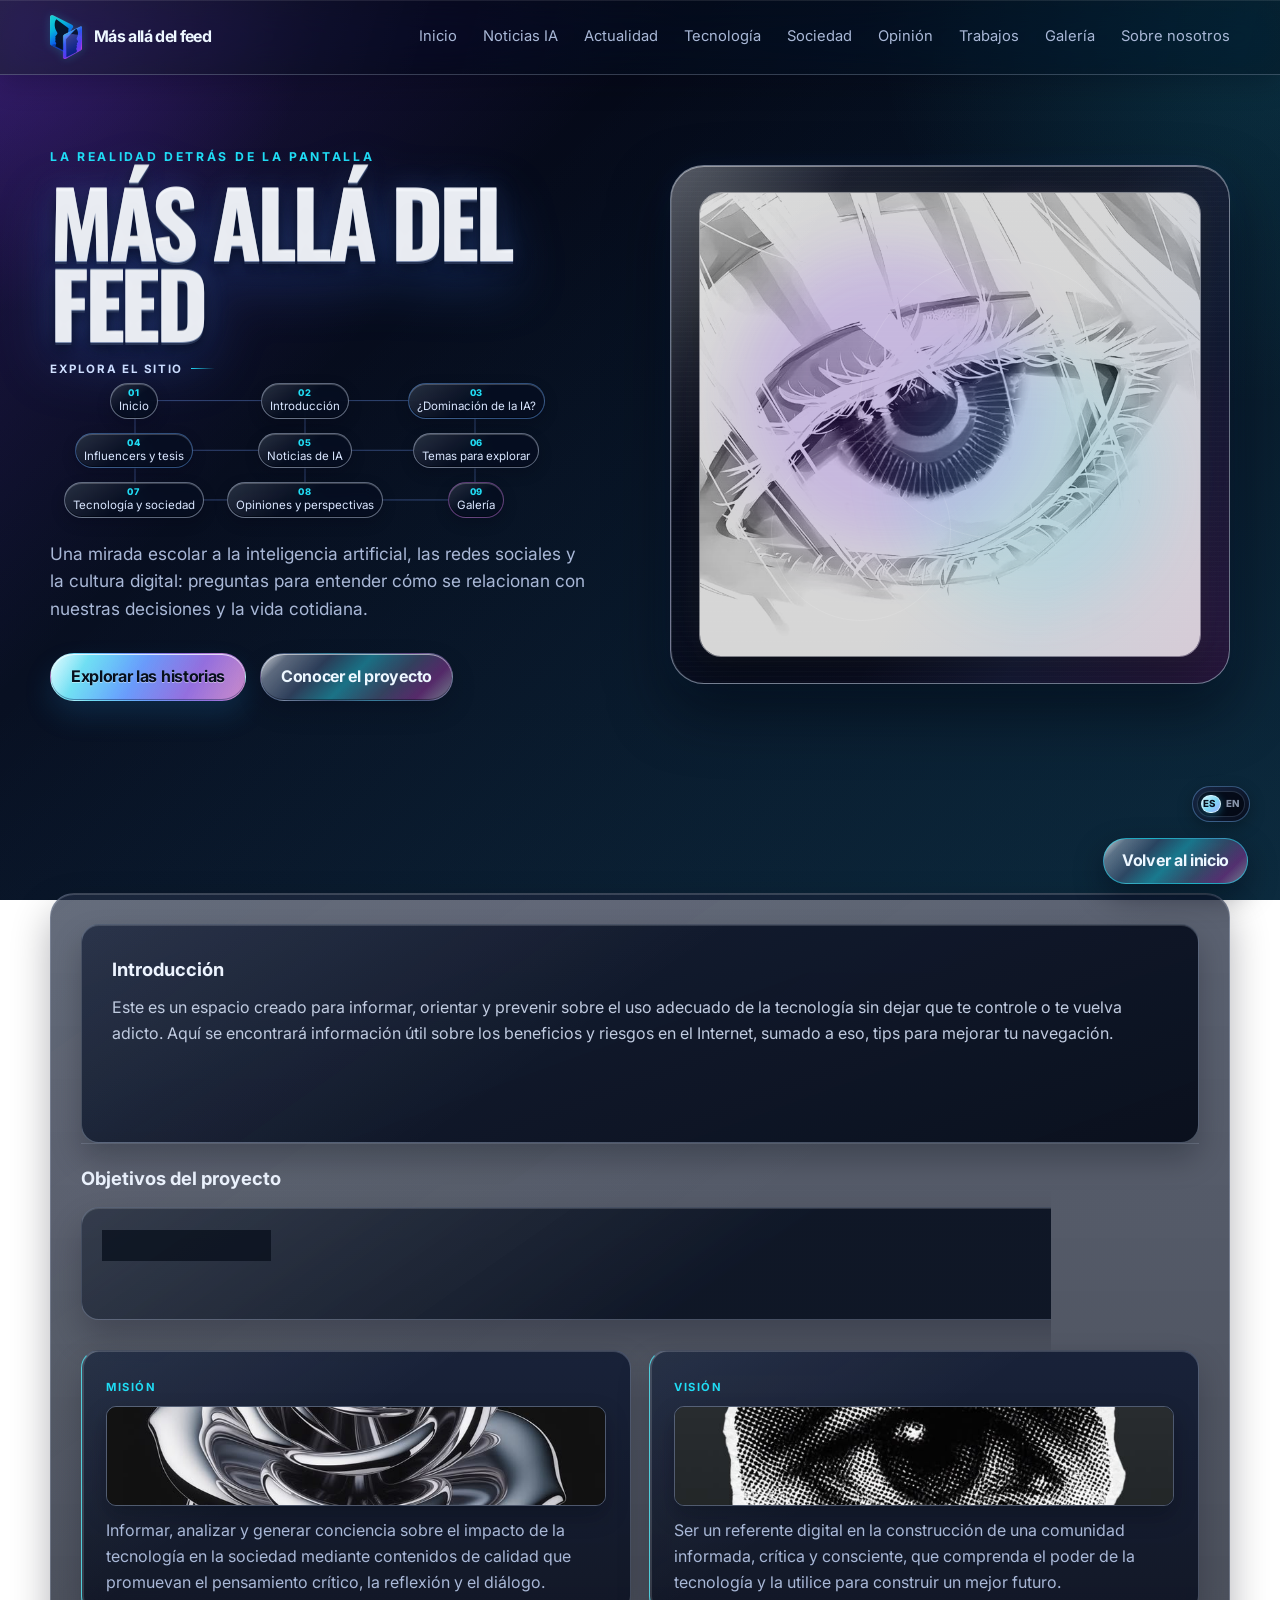
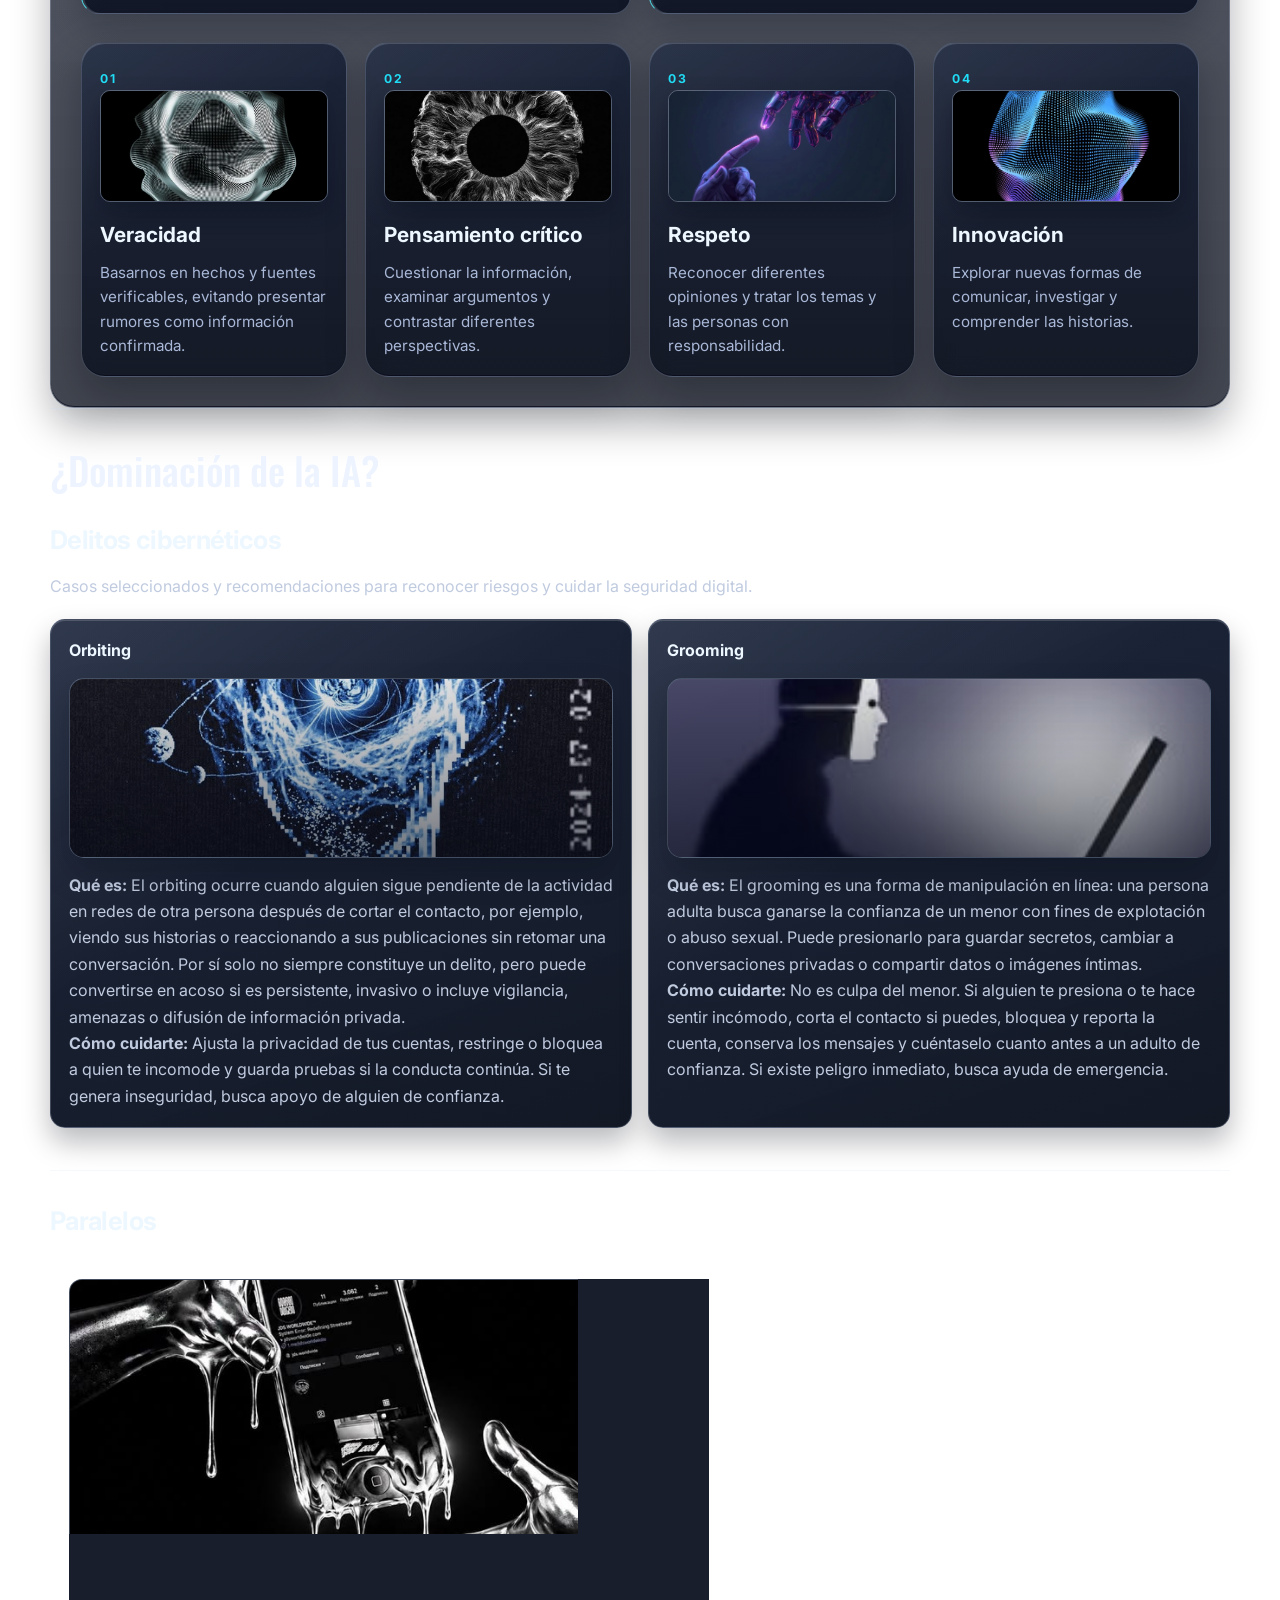
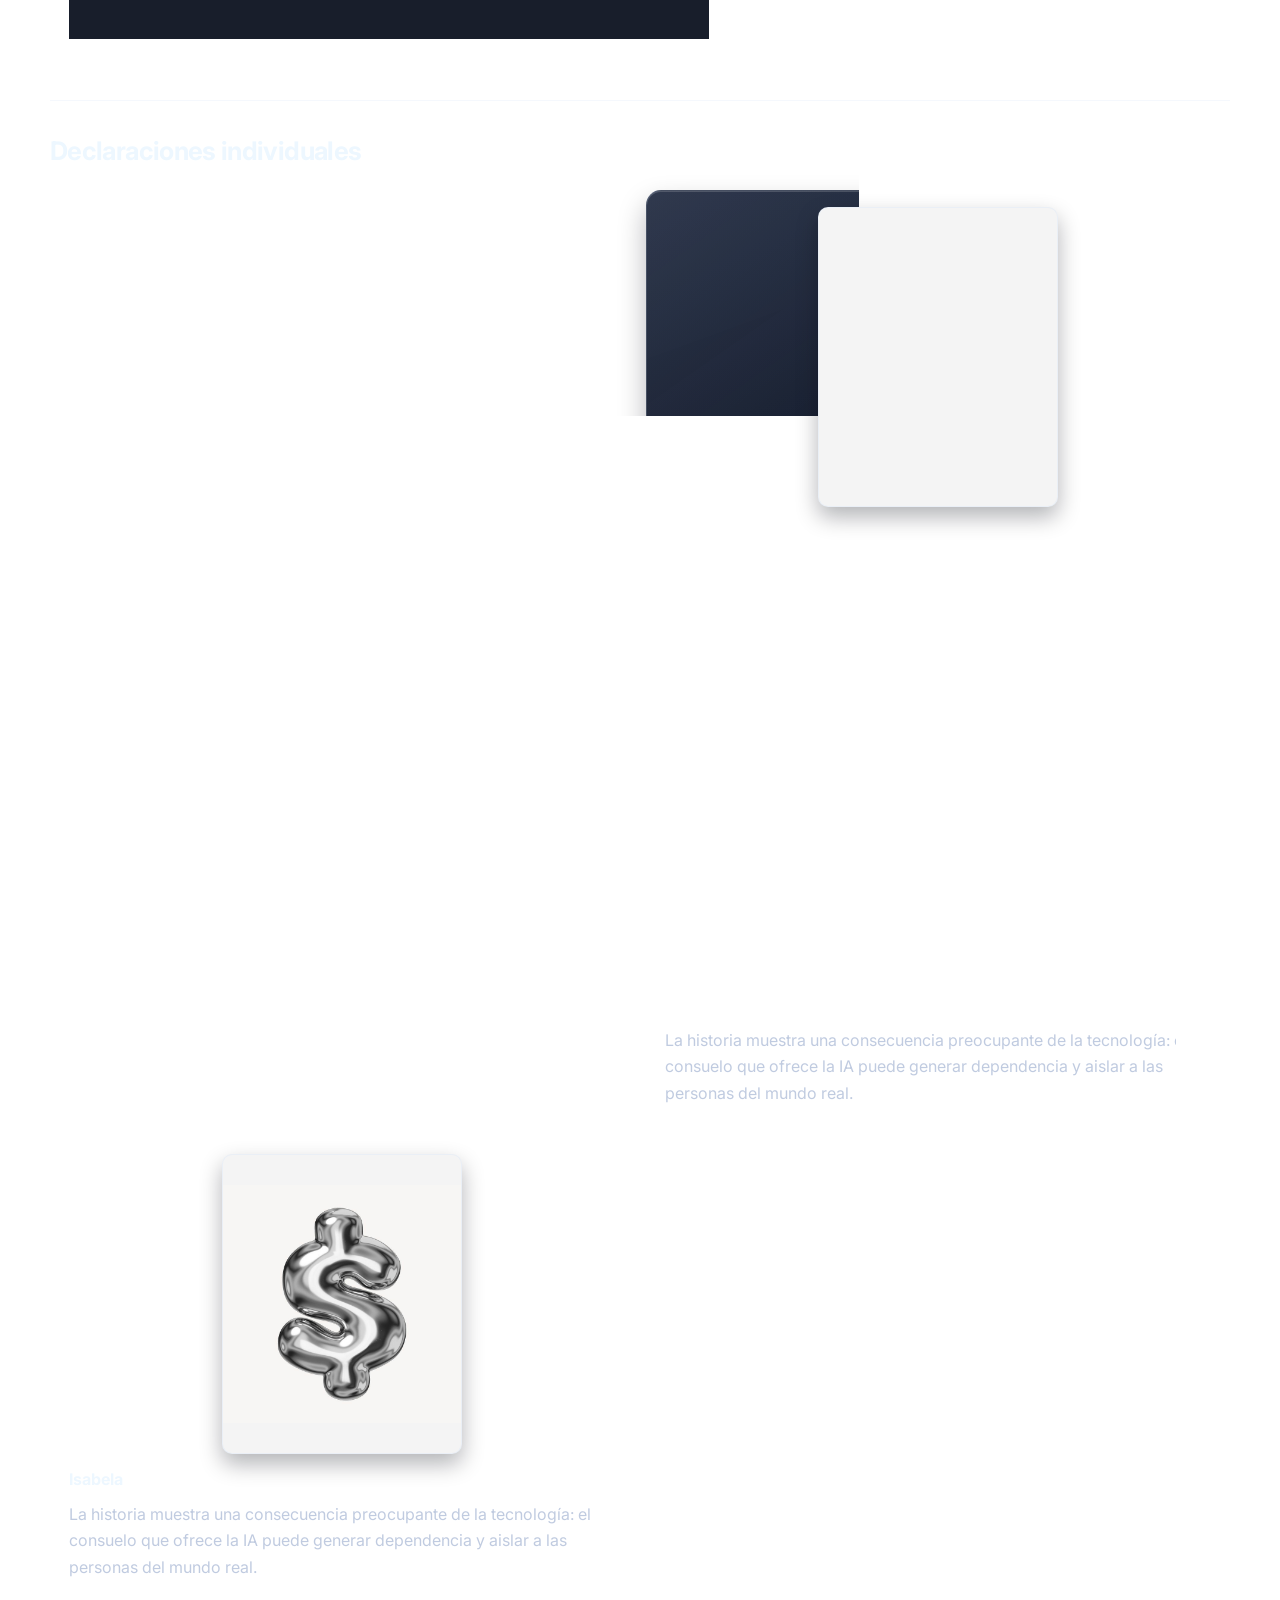
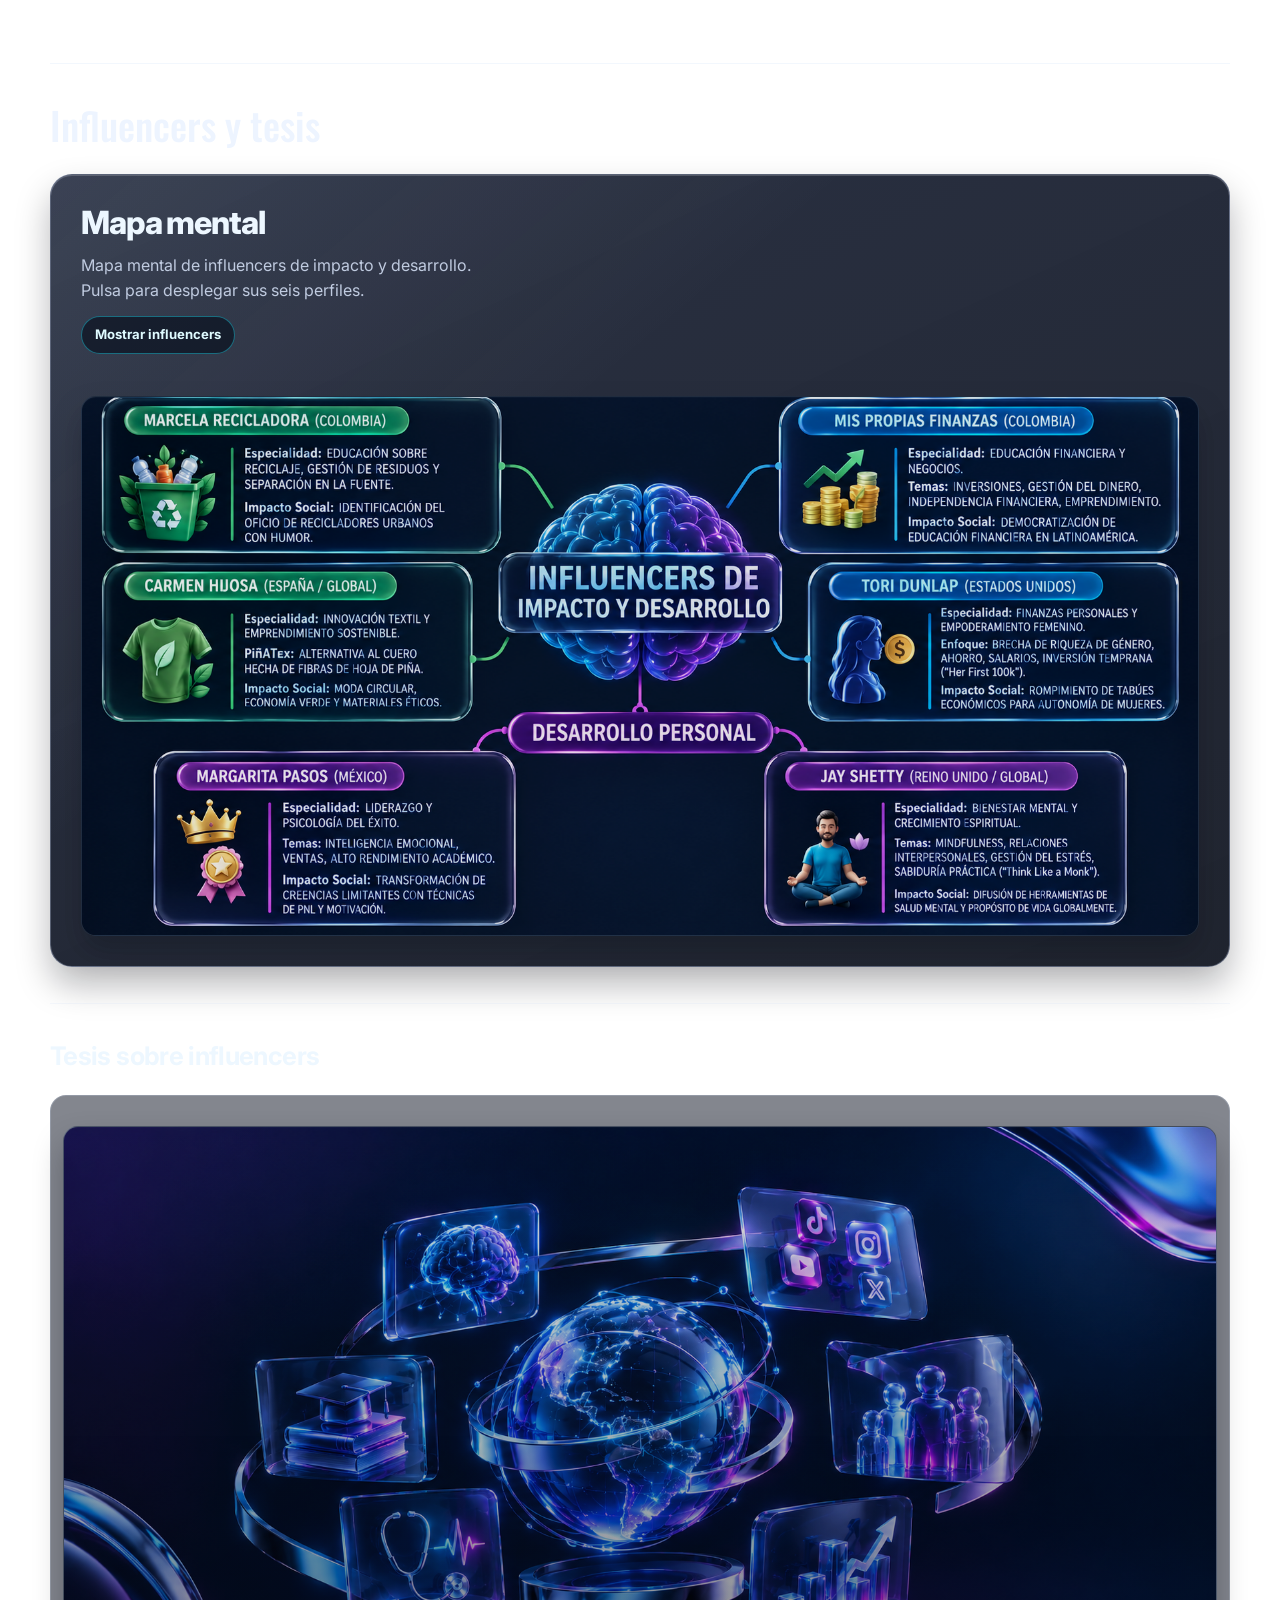
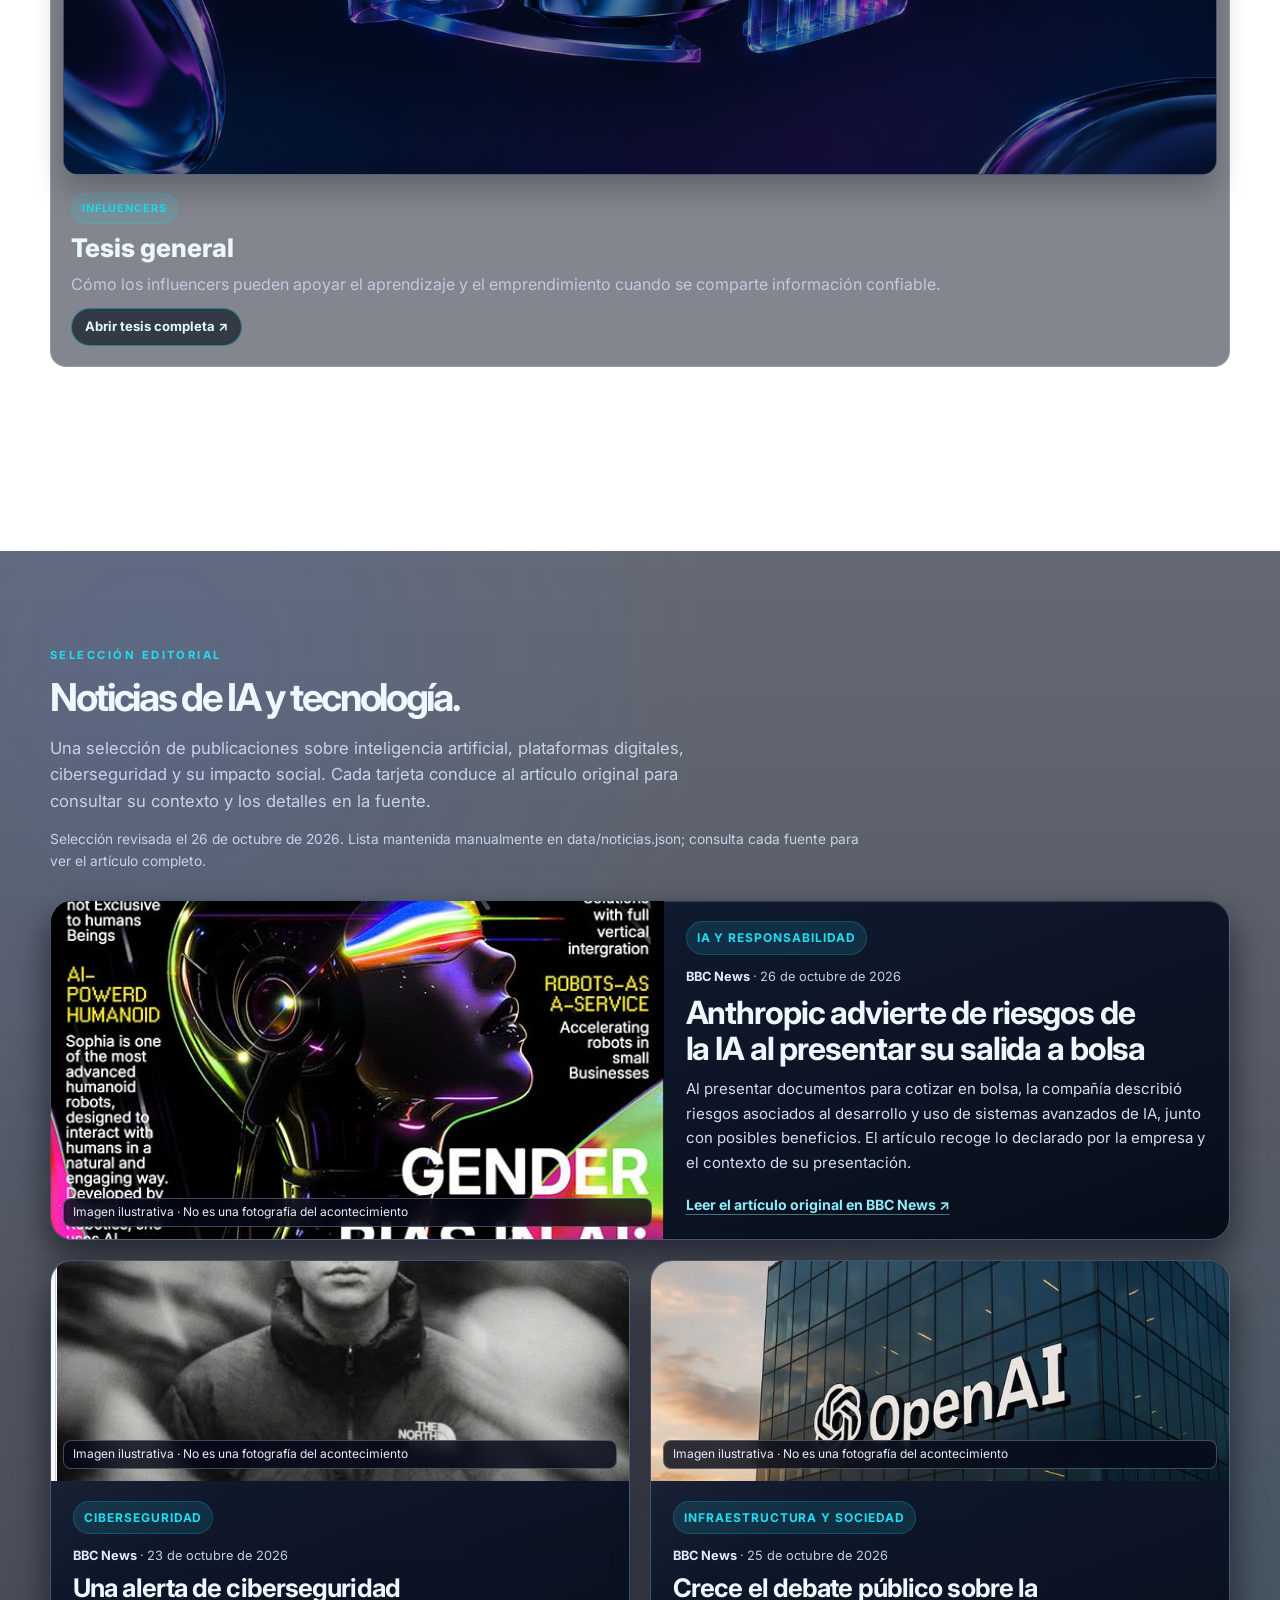
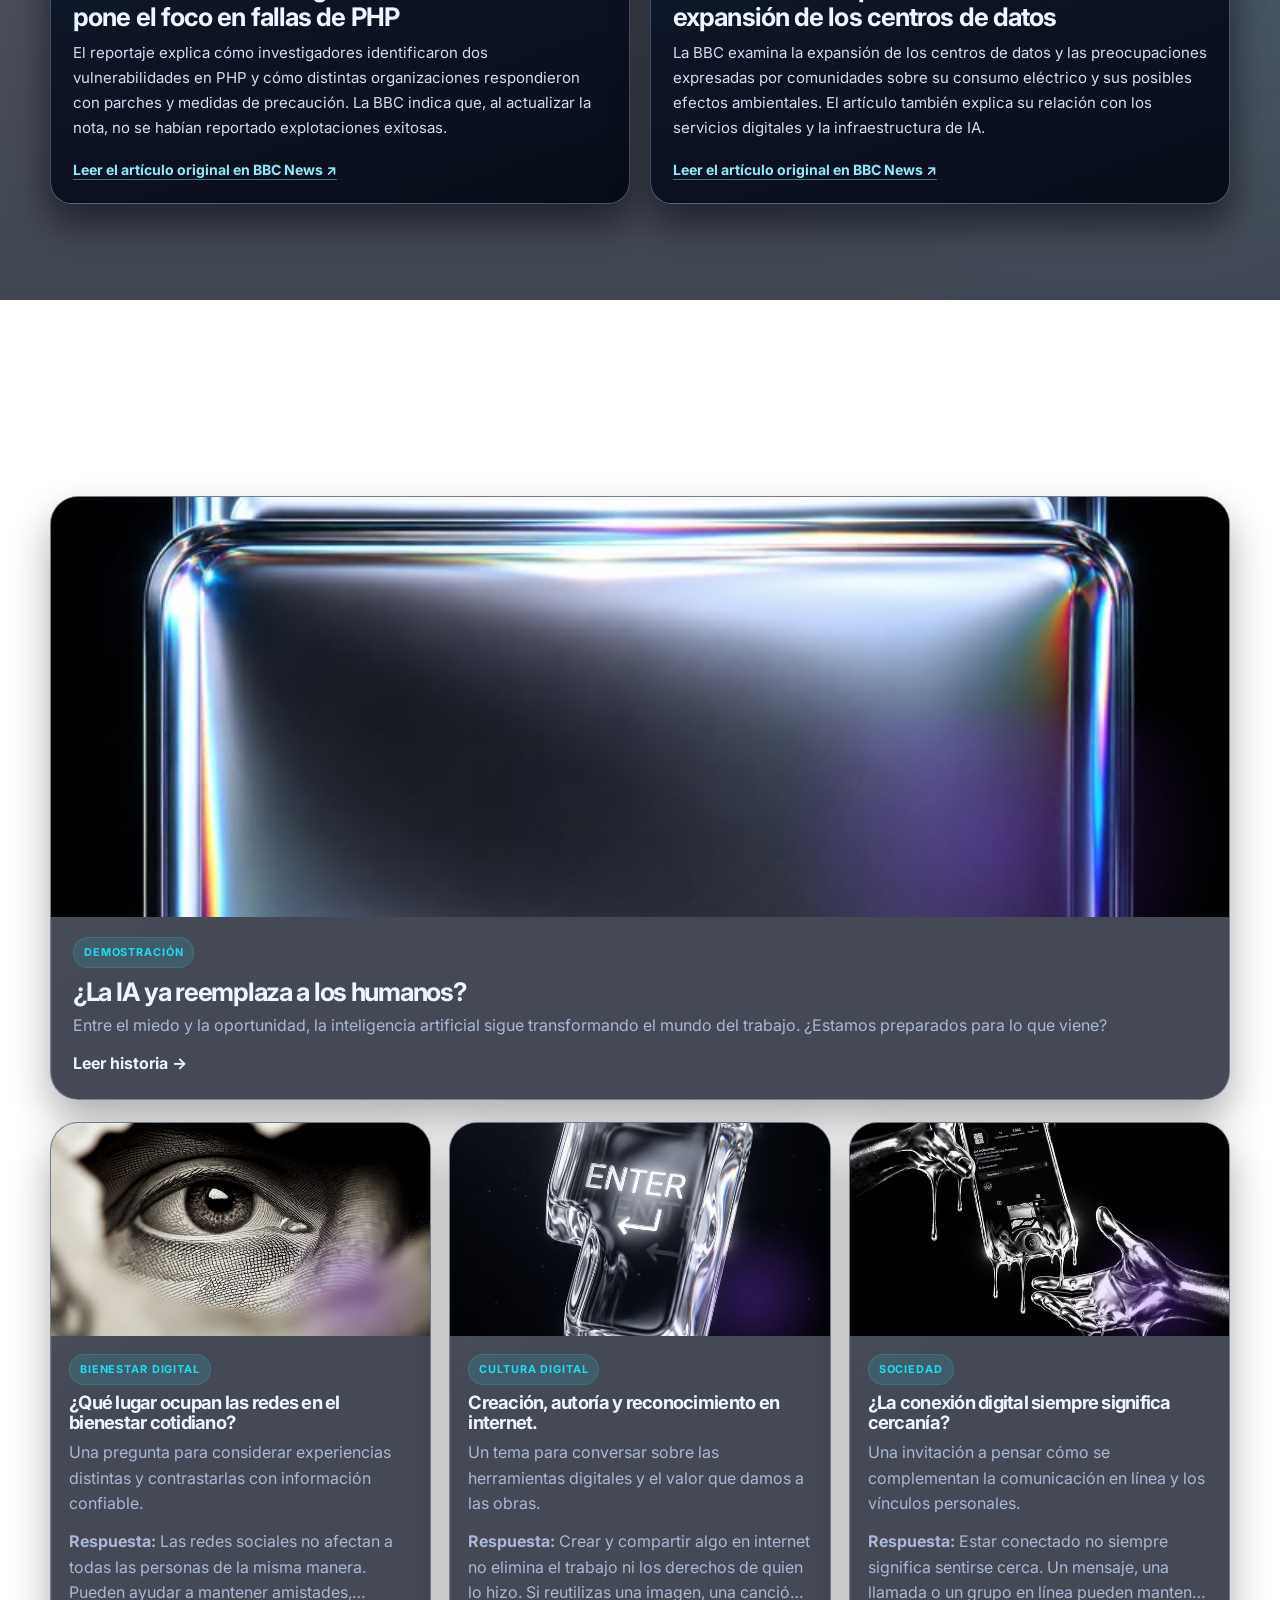
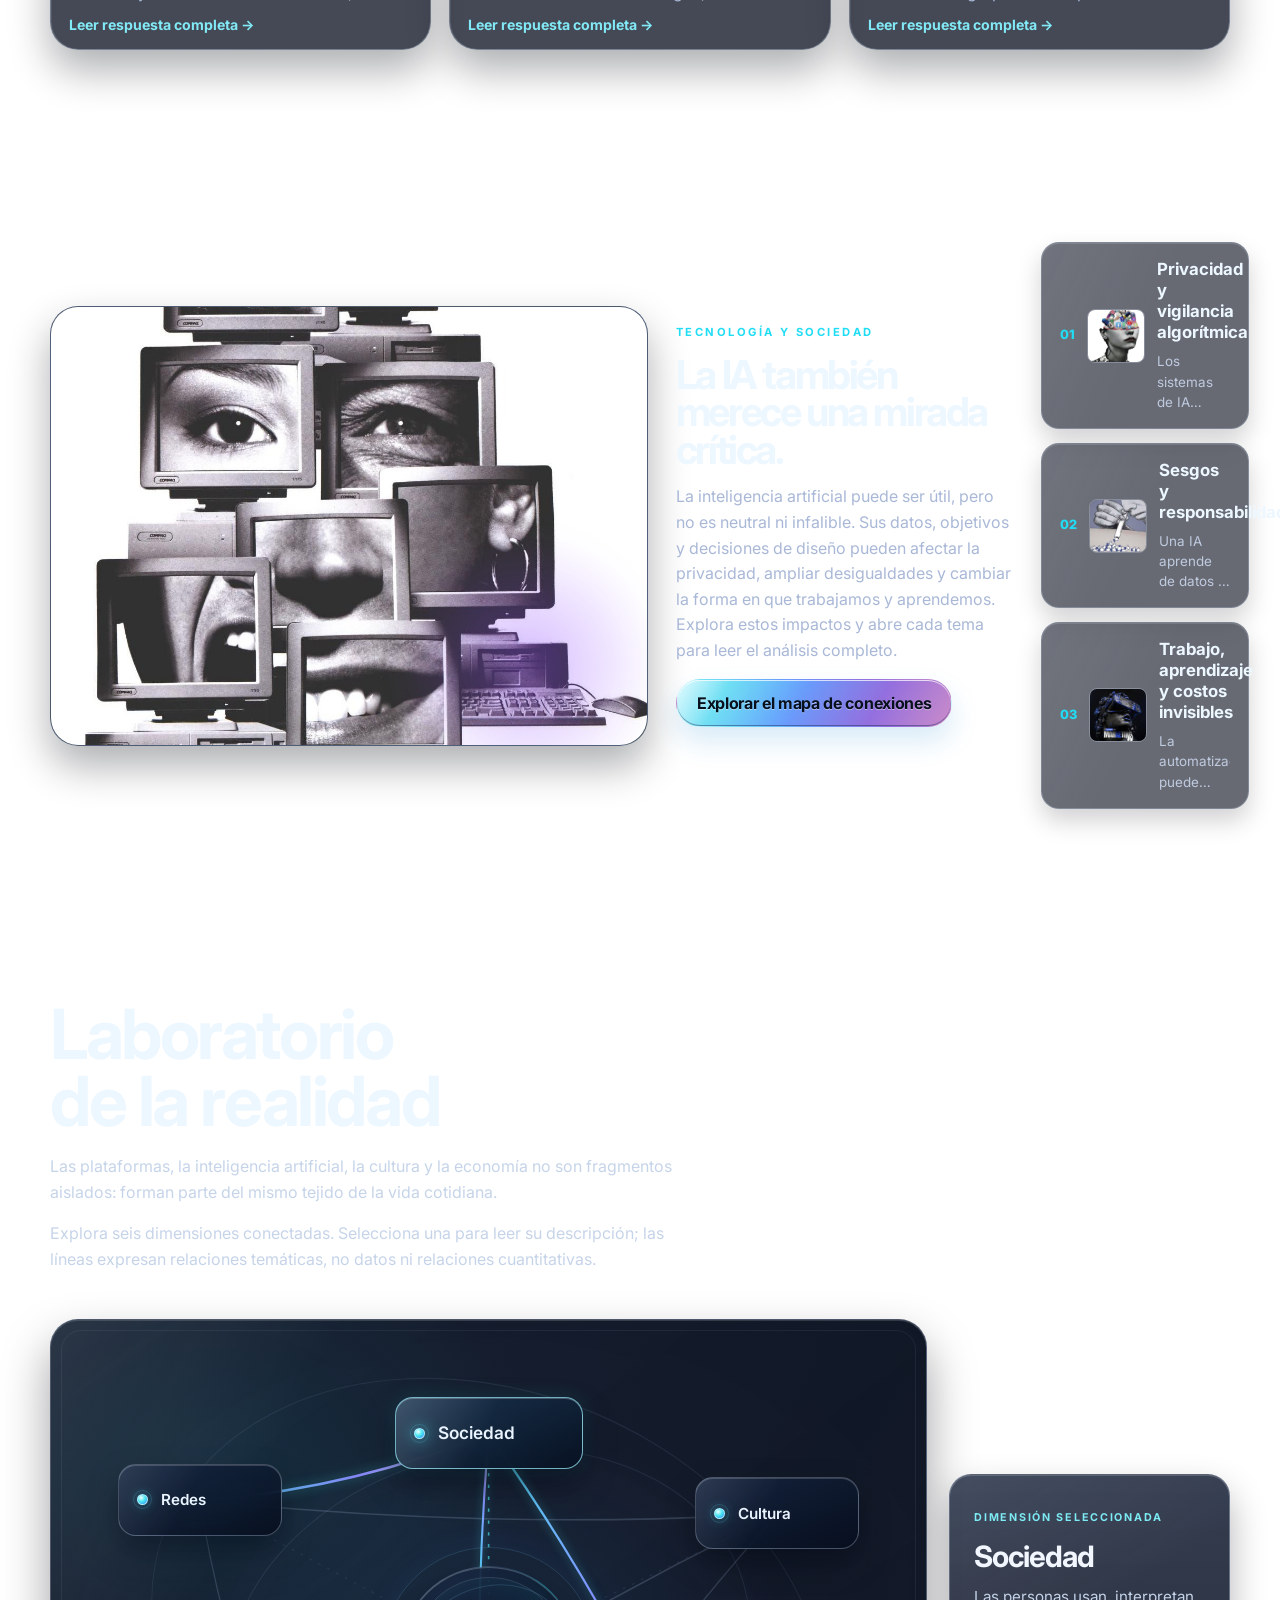
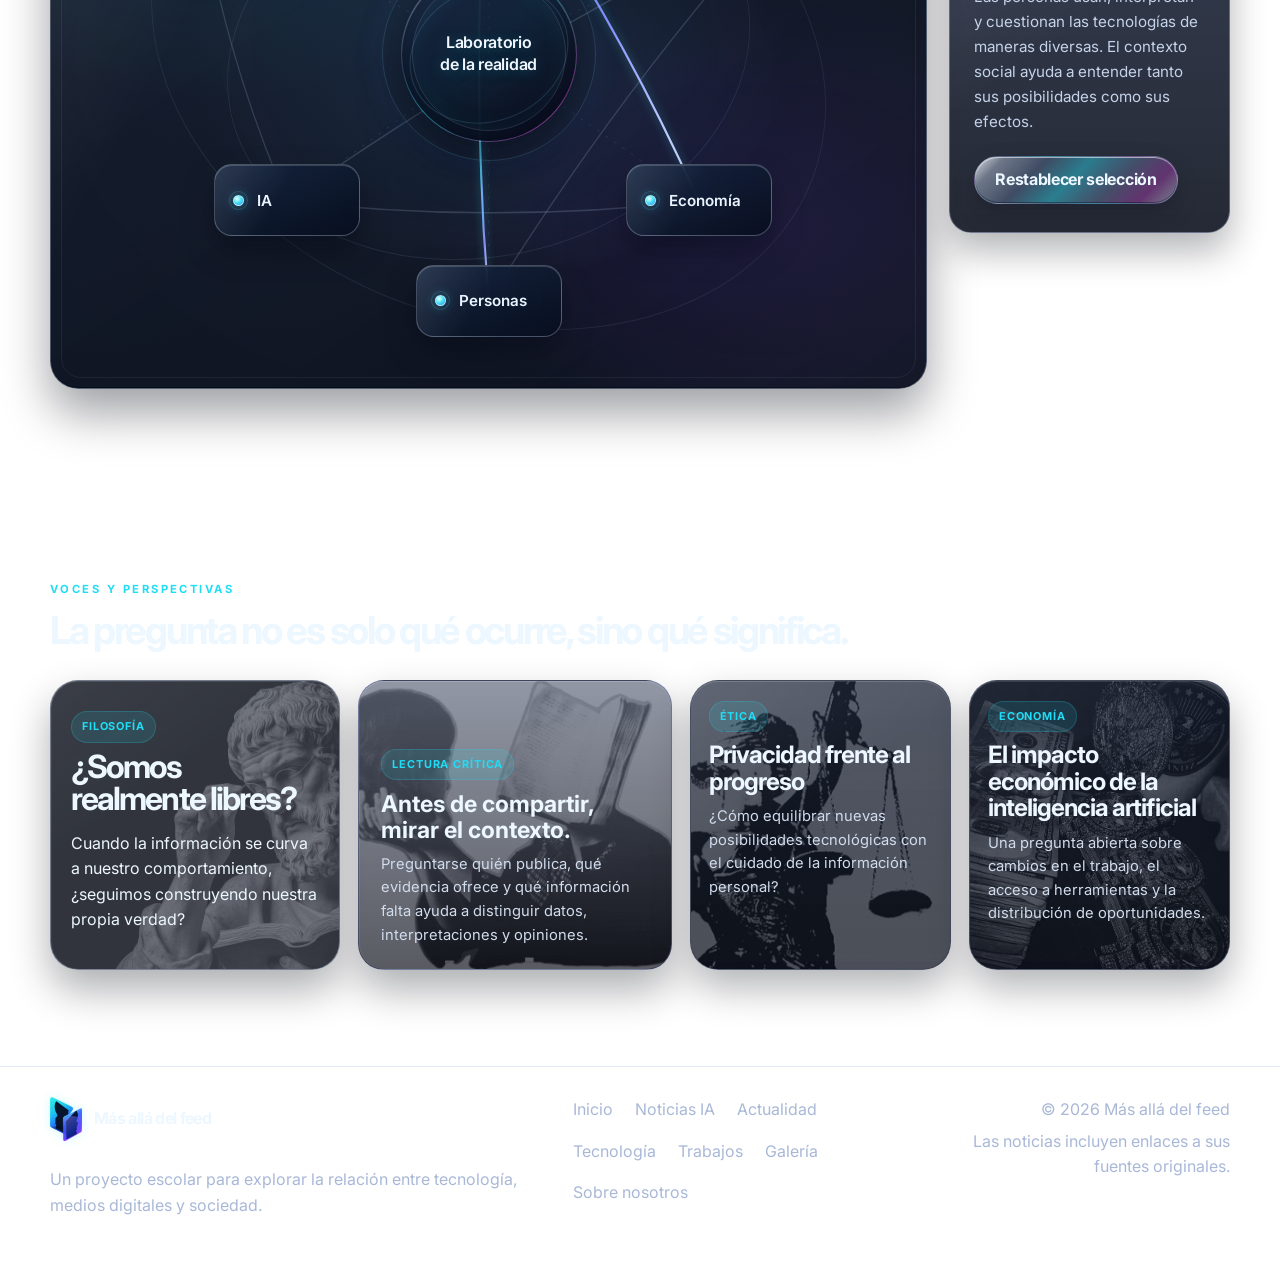
<file: index.html>
<!DOCTYPE html>
<html lang="es">
  <head>
    <meta charset="UTF-8" />
    <meta name="viewport" content="width=device-width, initial-scale=1.0" />
    <meta
      name="description"
      content="Más allá del feed explora la relación entre tecnología, medios digitales y sociedad desde una mirada crítica y editorial."
    />
    <meta name="theme-color" content="#050918" />
    <title>Más allá del feed | La realidad detrás de la pantalla</title>
    <link rel="preconnect" href="https://fonts.googleapis.com" />
    <link rel="preconnect" href="https://fonts.gstatic.com" crossorigin />
    <link
      href="https://fonts.googleapis.com/css2?family=Inter:wght@400;500;600;700;800;900&family=Oswald:wght@400;500;600;700&display=swap"
      rel="stylesheet"
    />
    <link rel="icon" href="assets/logo.svg" type="image/svg+xml" />
    <link rel="stylesheet" href="css/styles.css" />
  </head>
  <body>
    <div class="page-shell">
      <header class="site-header">
        <div class="container nav-wrap">
          <a class="brand" href="#inicio" aria-label="Ir a inicio">
            <img src="assets/logo.svg" alt="Símbolo gráfico de DosCaras.IA" />
            <span>Más allá del feed</span>
          </a>

          <button class="menu-toggle" aria-expanded="false" aria-controls="main-nav">
            <span></span>
            <span></span>
            <span></span>
            <span class="sr-only">Abrir menú</span>
          </button>

          <nav id="main-nav" class="main-nav" aria-label="Navegación principal">
            <a href="#inicio">Inicio</a>
            <a href="#noticias-ia">Noticias IA</a>
            <a href="#actualidad">Actualidad</a>
            <a href="#tecnologia">Tecnología</a>
            <a href="#sociedad">Sociedad</a>
            <a href="#opinión">Opinión</a>
            <a href="#trabajos">Trabajos</a>
            <a href="galeria.html">Galería</a>
            <a href="#sobre-nosotros">Sobre nosotros</a>
          </nav>
        </div>
      </header>

      <main>
        <section class="hero" id="inicio">
          <div class="container hero-grid">
            <div class="hero-copy" data-reveal>
              <p class="eyebrow">La realidad detrás de la pantalla</p>
              <h1 class="chrome-title" data-glitch="MÁS ALLÁ DEL FEED">MÁS ALLÁ DEL FEED</h1>
              <nav class="hero-section-map" aria-label="Explora las secciones del sitio">
                <span class="hero-map-label">EXPLORA EL SITIO <i></i></span>
                <div class="hero-map-network">
                  <svg class="hero-map-connections" viewBox="0 0 360 130" preserveAspectRatio="none" aria-hidden="true">
                    <path d="M60 17H300M60 65H300M60 113H300M60 17v96m120-96v96m120-96v96" />
                    <circle cx="60" cy="17" r="2" />
                    <circle cx="180" cy="17" r="2" />
                    <circle cx="300" cy="17" r="2" />
                    <circle cx="60" cy="65" r="2" />
                    <circle cx="180" cy="65" r="2" />
                    <circle cx="300" cy="65" r="2" />
                    <circle cx="60" cy="113" r="2" />
                    <circle cx="180" cy="113" r="2" />
                    <circle cx="300" cy="113" r="2" />
                  </svg>
                  <a class="hero-map-node node-home" href="#inicio" aria-label="Inicio: presentación de Más allá del feed">Inicio</a>
                  <a class="hero-map-node node-about" href="#sobre-nosotros" aria-label="Introducción del proyecto: propósito, misión, visión y valores">Introducción</a>
                  <a class="hero-map-node node-ai" href="#ai-domination" aria-label="Proyecto ¿Dominación de la IA?: delitos cibernéticos, paralelos y declaraciones">¿Dominación de la IA?</a>
                  <a class="hero-map-node node-influencers" href="#influencer-project" aria-label="Influencers y tesis: mapa de perfiles y textos del equipo">Influencers y tesis</a>
                  <a class="hero-map-node node-news" href="#noticias-ia" aria-label="Noticias de IA y tecnología: artículos enlazados a sus fuentes">Noticias de IA</a>
                  <a class="hero-map-node node-current" href="#actualidad" aria-label="Temas para explorar: historias y respuestas sobre la vida digital">Temas para explorar</a>
                  <a class="hero-map-node node-tech" href="#tecnologia" aria-label="Tecnología y sociedad: mapa de conexiones entre temas digitales">Tecnología y sociedad</a>
                  <a class="hero-map-node node-opinion" href="#opinión" aria-label="Opiniones y perspectivas: preguntas y análisis">Opiniones y perspectivas</a>
                  <a class="hero-map-node node-gallery" href="galeria.html" aria-label="Galería del proyecto: imágenes de sus distintas secciones">Galería</a>
                </div>
              </nav>
              <p class="lead">
                Una mirada escolar a la inteligencia artificial, las redes sociales y la cultura digital:
                preguntas para entender cómo se relacionan con nuestras decisiones y la vida cotidiana.
              </p>
              <div class="hero-actions">
                <a class="button primary" href="#actualidad">Explorar las historias</a>
                <a class="button secondary" href="#sobre-nosotros">Conocer el proyecto</a>
              </div>
            </div>

            <div class="hero-visual" data-reveal>
              <div class="visual-frame">
                <img class="hero-photo" src="assets/hero-eye-blue.jpg" alt="" />
                <div class="scene-glow glow-one"></div>
                <div class="scene-glow glow-two"></div>
                <div class="signal signal-a"></div>
                <div class="signal signal-b"></div>
                <div class="portrait-block">
                  <div class="portrait-head"></div>
                  <div class="portrait-body"></div>
                  <div class="screen-panel panel-one"></div>
                  <div class="screen-panel panel-two"></div>
                  <div class="screen-panel panel-three"></div>
                </div>
              </div>
            </div>
          </div>
        </section>

        <section class="school-work section-frame" id="trabajos">
          <div class="container">
            <section class="assignment-group institutional-group" id="grupo-institucional">
              <article class="assignment-piece project-introduction" id="sobre-nosotros">
                <h4>Introducción</h4>
                <p>
                  Este es un espacio creado para informar, orientar y prevenir sobre el uso adecuado
                  de la tecnología sin dejar que te controle o te vuelva adicto. Aquí se encontrará
                  información útil sobre los beneficios y riesgos en el Internet, sumado a eso, tips
                  para mejorar tu navegación.
                </p>
                <p>
                  La siguiente página está creada para ser dinámica, accesible y amigable, permitiendo
                  que cualquier persona pueda aprender, resolver dudas y encontrar recomendaciones
                  de forma sencilla.
                </p>
              </article>
              <article class="assignment-piece objectives-slot" id="objectives">
                <h4>Objetivos del proyecto</h4>
                <button
                  class="objective-trigger"
                  type="button"
                  data-detail
                  data-detail-title="Objetivos del proyecto"
                  aria-label="Ver objetivos del proyecto"
                  onclick="if (window.openContentDialog) window.openContentDialog(this, this);"
                >
                  <span class="objective-trigger-tag">Objetivo principal</span>
                  <span class="objective-trigger-copy">Informar sobre el impacto de la inteligencia artificial, las redes sociales y los influencers en la sociedad actual.</span>
                </button>

                <div class="objective-hidden-content" aria-hidden="true">
                  <ol>
                    <li>
                      Informar sobre el impacto de la inteligencia artificial, las redes sociales y los influencers en la sociedad actual mediante contenidos claros y educativos.
                    </li>
                    <li>
                      Fomentar el pensamiento crítico para que los visitantes puedan identificar los beneficios, riesgos y consecuencias del uso de las tecnologías digitales.
                    </li>
                    <li>
                      Promover el uso responsable de la tecnología mediante contenidos interactivos que permitan comprender mejor la realidad detrás de las pantallas.
                    </li>
                  </ol>
                </div>
              </article>
              <div class="mission-vision institutional-pillars">
                <article class="mission-box" id="mission">
                  <span class="label">Misión</span>
                  <img class="card-image" src="assets/introduccion/mision.jpg" alt="Imagen que representa la misión del proyecto." loading="lazy" />
                  <p>
                    Informar, analizar y generar conciencia sobre el impacto de la tecnología en la
                    sociedad mediante contenidos de calidad que promuevan el pensamiento crítico, la
                    reflexión y el diálogo.
                  </p>
                </article>
                <article class="mission-box" id="vision">
                  <span class="label">Visión</span>
                  <img class="card-image" src="assets/introduccion/vision.jpg" alt="Imagen que representa la visión del proyecto." loading="lazy" />
                  <p>
                    Ser un referente digital en la construcción de una comunidad informada, crítica y
                    consciente, que comprenda el poder de la tecnología y la utilice para construir un
                    mejor futuro.
                  </p>
                </article>
              </div>
              <div class="values-grid institutional-values">
                <article class="value-card">
                  <span class="value-index">01</span>
                  <img class="card-image" src="assets/introduccion/verasidad.jpg" alt="Imagen que representa el valor de la veracidad." loading="lazy" />
                  <h4>Veracidad</h4>
                  <p>Basarnos en hechos y fuentes verificables, evitando presentar rumores como información confirmada.</p>
                </article>
                <article class="value-card">
                  <span class="value-index">02</span>
                  <img class="card-image" src="assets/introduccion/pensamiento critico.jpg" alt="Imagen que representa el pensamiento crítico." loading="lazy" />
                  <h4>Pensamiento crítico</h4>
                  <p>Cuestionar la información, examinar argumentos y contrastar diferentes perspectivas.</p>
                </article>
                <article class="value-card">
                  <span class="value-index">03</span>
                  <img class="card-image" src="assets/introduccion/respeto.jpg" alt="Imagen que representa el respeto." loading="lazy" />
                  <h4>Respeto</h4>
                  <p>Reconocer diferentes opiniones y tratar los temas y las personas con responsabilidad.</p>
                </article>
                <article class="value-card">
                  <span class="value-index">04</span>
                  <img class="card-image" src="assets/introduccion/innovacion.jpg" alt="Imagen que representa la innovación." loading="lazy" />
                  <h4>Innovación</h4>
                  <p>Explorar nuevas formas de comunicar, investigar y comprender las historias.</p>
                </article>
              </div>
            </section>

            <section class="assignment-block" id="ai-domination" aria-labelledby="ai-project-title">
              <div class="assignment-heading">
                <h3 id="ai-project-title">¿Dominación de la IA?</h3>
              </div>

              <div class="assignment-content">
                <section class="assignment-piece assignment-cluster" id="cybercrimes">
                  <h4>Delitos cibernéticos</h4>
                  <p>Casos seleccionados y recomendaciones para reconocer riesgos y cuidar la seguridad digital.</p>
                  <div class="cybercrime-grid">
                    <article class="cybercrime-slot">
                      <h5>Orbiting</h5>
                      <div class="assignment-canvas">
                        <img src="assets/delitos ciberneticos/orbiting.jpg" alt="Ilustración digital de una cabeza rodeada por elementos en órbita." loading="lazy" />
                      </div>
                      <p><strong>Qué es:</strong> El orbiting ocurre cuando alguien sigue pendiente de la actividad en redes de otra persona después de cortar el contacto, por ejemplo, viendo sus historias o reaccionando a sus publicaciones sin retomar una conversación. Por sí solo no siempre constituye un delito, pero puede convertirse en acoso si es persistente, invasivo o incluye vigilancia, amenazas o difusión de información privada.</p>
                      <p><strong>Cómo cuidarte:</strong> Ajusta la privacidad de tus cuentas, restringe o bloquea a quien te incomode y guarda pruebas si la conducta continúa. Si te genera inseguridad, busca apoyo de alguien de confianza.</p>
                    </article>
                    <article class="cybercrime-slot">
                      <h5>Grooming</h5>
                      <div class="assignment-canvas">
                        <img src="assets/delitos ciberneticos/grooming.jpg" alt="Silueta de una persona frente a una computadora." loading="lazy" />
                      </div>
                      <p><strong>Qué es:</strong> El grooming es una forma de manipulación en línea: una persona adulta busca ganarse la confianza de un menor con fines de explotación o abuso sexual. Puede presionarlo para guardar secretos, cambiar a conversaciones privadas o compartir datos o imágenes íntimas.</p>
                      <p><strong>Cómo cuidarte:</strong> No es culpa del menor. Si alguien te presiona o te hace sentir incómodo, corta el contacto si puedes, bloquea y reporta la cuenta, conserva los mensajes y cuéntaselo cuanto antes a un adulto de confianza. Si existe peligro inmediato, busca ayuda de emergencia.</p>
                    </article>
                  </div>
                </section>

                <section class="assignment-piece assignment-cluster" id="parallel">
                  <h4>Paralelos</h4>
                  <a
                    class="parallel-gallery-entry"
                    href="paralelos.html"
                    target="_blank"
                    rel="noopener noreferrer"
                    aria-label="Ver la galería visual de paralelos sobre inteligencia artificial en una pestaña nueva"
                  >
                    <span class="parallel-gallery-entry__image">
                      <img src="assets/temas para explorar/historia4.jpg" alt="Manos metálicas sosteniendo un teléfono con una red social." loading="lazy" />
                    </span>
                    <span class="parallel-gallery-entry__copy">
                      <span class="meta-tag">Galería visual · Inteligencia artificial</span>
                      <span class="parallel-gallery-entry__title" role="heading" aria-level="5">Dos caras de la IA</span>
                      <span>Explora los paralelos elaborados por cada integrante y compara sus beneficios y riesgos.</span>
                      <span class="mind-map-disclosure-action">Ver los cinco paralelos ↗</span>
                    </span>
                  </a>
                </section>

                <div class="assignment-piece thesis-section" id="statements">
                  <h4>Declaraciones individuales</h4>
                  <div class="thesis-list">
                    <article class="thesis-slot" id="tesis-integrante-1" data-detail>
                      <img class="card-image" src="assets/declarasiones individuales/declaracion1.jpg" alt="Imagen correspondiente a la declaración individual de Jimena." loading="lazy" />
                      <h5>Jimena</h5>
                      <p>The story reveals a dark consequence of technology: AI-driven comfort can create unhealthy dependence and isolate users from the real world.</p>
                      <p>On the one hand, AI can make people feel less lonely by offering emotional support. It is available at any time, can listen when someone feels sad or needs someone to talk to, and can help people solve problems, research different topics, and consider possible solutions.</p>
                      <p>On the other hand, relying on AI for emotional support can create unhealthy dependence and distance people from the real world. Someone may become so dependent on AI that they struggle to think for themselves or understand the limits of its advice. They may also choose to talk to AI instead of building real relationships with friends and family.</p>
                      <p>The short film shows this risk through a girl grieving her husband’s death. To fill the emptiness, she buys a robot identical to him. We should learn to cope with losing someone, but not by isolating ourselves or replacing human relationships with AI. Healing takes time, and connecting with other people matters even when the process is slow.</p>
                      <p>In conclusion, AI can provide companionship and support, but people should not depend on it too much. Real human relationships remain important.</p>
                    </article>
                    <article class="thesis-slot" id="tesis-integrante-2" data-detail>
                      <img class="card-image" src="assets/declarasiones individuales/declaracion2.jpg" alt="Imagen correspondiente a la declaración individual de Miguel Ángel." loading="lazy" />
                      <h5>Miguel Ángel (Muñe)</h5>
                      <p>The story demonstrates that synthetic replicas can ease loneliness at first, but may ultimately deepen psychological distress because they cannot capture genuine human essence.</p>
                      <p>Technology has advanced significantly, and AI can offer personalized suggestions to people coping with loss. It may provide temporary comfort and ideas for approaching difficult problems.</p>
                      <p>Someone grieving may turn to an AI replica because they miss a person and want companionship. However, an AI response cannot provide the genuine understanding and connection of another human being.</p>
                      <p>Furthermore, when a person recognizes that this companionship is not real, they may feel even lonelier or sadder. Depending on a replica may also keep them from seeking support from friends and family.</p>
                      <p>In conclusion, synthetic replicas may relieve loneliness for a while, but they cannot replace human relationships. Relying on them too much can eventually increase emotional distress.</p>
                    </article>
                    <article class="thesis-slot" id="tesis-integrante-3" data-detail>
                      <img class="card-image" src="assets/declarasiones individuales/declaracion3.jpg" alt="Imagen correspondiente a la declaración individual de Jhon." loading="lazy" />
                      <h5>Jhon</h5>
                      <p>The story demonstrates that although synthetic replicas can ease initial loneliness, they may deepen psychological distress because they cannot capture a person's genuine human essence.</p>
                      <p>On the one hand, a replica may give someone the feeling of seeing or speaking with a person who has died. For a family grieving a loss, this service could offer temporary comfort and help them revisit memories. However, that comfort may feel unsettling and cannot replace real support.</p>
                      <p>Moreover, synthetic replicas can preserve memories, knowledge, and experiences. Families may use them to learn more about a loved one's life and remember important stories.</p>
                      <p>On the other hand, replicas may harm a family's emotional well-being if someone cannot accept the death and chooses the replica instead of continuing to build relationships and take part in daily life.</p>
                      <p>Furthermore, relying on a replica to avoid painful emotions may affect how people understand and process grief as a natural part of life. People need time and support to cope with loss, not technology that keeps them from facing it.</p>
                      <p>In conclusion, synthetic replicas may preserve memories and ease the initial pain of loss, but they also carry serious emotional risks. They can provide temporary comfort, yet they cannot replace human connection and may interfere with grieving if people become dependent on them.</p>
                    </article>
                    <article class="thesis-slot" id="tesis-integrante-4" data-detail>
                      <img class="card-image" src="assets/declarasiones individuales/declaracion4.jpg" alt="Imagen correspondiente a la declaración individual de Emanuel." loading="lazy" />
                      <h5>Emanuel</h5>
                      <p>The story reveals a dark consequence of technology: AI-driven comfort can create unhealthy dependence and isolate users from the real world.</p>
                      <p>On the one hand, technology plays an important role in many areas of life, including work and medicine. It can streamline processes, support research, and help people solve complex problems more quickly.</p>
                      <p>For example, AI tools can assist healthcare research by helping scientists develop treatments and identify diseases sooner. They can also boost daily productivity when used thoughtfully.</p>
                      <p>On the other hand, excessive automation can make people dependent on technology for too many tasks. If we rely on AI instead of thinking through our actions, we may weaken our ability to reason independently.</p>
                      <p>Furthermore, AI cannot replace a real person. It may imitate communication, but it cannot truly reproduce human emotions or the way people experience feelings.</p>
                      <p>In conclusion, technology and AI can be useful tools in everyday life, but they must be used responsibly. Misuse and overdependence can affect many areas of life, so people should stay prepared, think critically, and continue using their own judgment.</p>
                    </article>
                    <article class="thesis-slot" id="tesis-integrante-5" data-detail>
                      <img class="card-image" src="assets/declarasiones individuales/declaracion5.jpg" alt="Imagen correspondiente a la declaración individual de Isabela." loading="lazy" />
                      <h5>Isabela</h5>
                      <p>The story reveals a dark consequence of technology: AI-driven comfort can create unhealthy dependence and isolate users from the real world.</p>
                      <p>On the one hand, AI companions can offer company and comfort to people who feel lonely, including older adults or people with disabilities who lack regular support. Some may also use replicas to remember deceased loved ones or talk about their grief.</p>
                      <p>These tools may help users feel supported and encourage personal reflection. However, they should not be treated as a cure or replace support from trusted people or qualified professionals.</p>
                      <p>On the other hand, AI may create an idealized dream world. If someone uses chatbots or smart devices to escape difficulties, they may rely on technology for too much of life instead of facing problems and seeking human connection.</p>
                      <p>Furthermore, these systems can be misused for fraud. Stolen images or copied voices may let scammers impersonate friends or family and target vulnerable people.</p>
                      <p>In conclusion, AI companionship may provide temporary comfort, but overuse can lead to dependency and emotional difficulties. It should support people's lives, not control their choices or replace genuine relationships.</p>
                    </article>
                  </div>
                </div>
              </div>
            </section>

            <section class="assignment-block" id="influencer-project" aria-labelledby="influencer-project-title">
              <div class="assignment-heading">
                <h3 id="influencer-project-title">Influencers y tesis</h3>
              </div>

              <div class="assignment-content">
                <button
                  class="mind-map-disclosure"
                  id="mind-map"
                  type="button"
                  aria-expanded="false"
                  aria-controls="influencers"
                >
                  <span class="mind-map-disclosure-copy">
                    <span class="mind-map-disclosure-title">Mapa mental</span>
                    <span class="mind-map-disclosure-description">Mapa mental de influencers de impacto y desarrollo. Pulsa para desplegar sus seis perfiles.</span>
                    <span class="mind-map-disclosure-action" data-disclosure-label>Mostrar influencers</span>
                  </span>
                  <span class="assignment-canvas mind-map-disclosure-visual" aria-hidden="true">
                    <img
                      src="assets/images/Infografía de Influencers con Impacto.png"
                      alt="Mapa mental de influencers con impacto y desarrollo personal."
                      loading="lazy"
                    />
                  </span>
                </button>

                <section class="influencer-work-entry" id="influencers" aria-labelledby="influencer-map-title" hidden>
                  <div class="section-head">
                    <h4 id="influencer-map-title">Influencers</h4>
                    <p>Seis perfiles organizados por los temas del mapa mental.</p>
                  </div>
                  <div class="category-stack">
                    <section class="profile-category green" aria-labelledby="sustainability-title">
                      <div class="category-heading">
                        <span class="category-icon" aria-hidden="true">
                          <svg viewBox="0 0 24 24" focusable="false"><path d="M13.9 2.5c-2.8 1.7-4.4 4.5-4.5 7.4-.1 2.5 1.1 4.8 3.9 6.8l.4.3c.8.6 1.4 1.5 1.5 2.5.2 1.4-.8 2.9-2.1 3.2-.8.2-1.6 0-2.1-.6-.4-.5-.5-1.3-.4-2.2l.2-1.1c.1-.8-.4-1.5-1.2-1.6-.9-.1-1.6.7-1.6 1.6 0 1.3.5 2.6 1.5 3.5 1.3 1.2 3.5 1.5 5.2.7 1.6-.7 2.7-2.3 2.8-4.1.1-2.1-1.1-3.8-2.8-5.2-.5-.4-.9-.9-1.1-1.5-.4-1.1-.6-2.1-.6-3.3 0-1 .4-1.7 1.2-2.2l.1-.1Zm-1.4 9.3a2.1 2.1 0 1 1 0 4.2 2.1 2.1 0 0 1 0-4.2Z"/></svg>
                        </span>
                        <h5 id="sustainability-title">Sostenibilidad y medioambiente</h5>
                      </div>
                      <div class="profile-grid">
                        <article class="profile-card profile-card-green">
                          <div class="profile-visual"><img src="assets/influencers/Marce, la Recicladora.jpg" alt="Retrato de Marce, la Recicladora." loading="lazy" /></div>
                          <div class="profile-content">
                            <div class="profile-header"><span class="profile-tag">Educación ambiental</span><h5>Marce, la Recicladora</h5></div>
                            <p>Creadora de contenido y educadora ambiental que acerca el reciclaje y la gestión responsable de residuos a la vida cotidiana.</p>
                            <ul>
                              <li><strong>Especialidad:</strong> reciclaje y divulgación ambiental.</li>
                              <li><strong>Aporte:</strong> ayuda a visibilizar el trabajo de reciclaje y promueve una participación más consciente.</li>
                            </ul>
                            <div class="profile-links">
                              <a href="https://www.instagram.com/marcelarecicladora/" target="_blank" rel="noreferrer noopener">Instagram</a>
                              <a href="https://www.youtube.com/c/MarceLaRecicladora" target="_blank" rel="noreferrer noopener">YouTube</a>
                            </div>
                          </div>
                        </article>
                        <article class="profile-card profile-card-green">
                          <div class="profile-visual"><img src="assets/influencers/carmen_hijosa4.jpg" alt="Retrato de Carmen Hijosa." loading="lazy" /></div>
                          <div class="profile-content">
                            <div class="profile-header"><span class="profile-tag">Innovación textil</span><h5>Carmen Hijosa</h5></div>
                            <p>Diseñadora y emprendedora vinculada con la innovación textil y Piñatex, un material desarrollado por Ananas Anam a partir de fibra de hoja de piña.</p>
                            <ul>
                              <li><strong>Especialidad:</strong> diseño e innovación de materiales textiles.</li>
                              <li><strong>Aporte:</strong> impulsa la exploración de alternativas materiales en la industria textil.</li>
                            </ul>
                            <div class="profile-links"><a href="https://www.ananas-anam.com/" target="_blank" rel="noreferrer noopener">Ananas Anam · Piñatex</a></div>
                          </div>
                        </article>
                      </div>
                    </section>

                    <section class="profile-category orange" aria-labelledby="personal-growth-title">
                      <div class="category-heading">
                        <span class="category-icon" aria-hidden="true">
                          <svg viewBox="0 0 24 24" focusable="false"><path d="M12 2.7a1.1 1.1 0 0 1 1.1 1.1v5.6l3.7 2.1c.9.5 1.2 1.7.7 2.6-.5.9-1.7 1.2-2.6.7L12 12.2l-3.9 2.1c-.9.5-2.1.2-2.6-.7s-.2-2.1.7-2.6l3.7-2.1V3.8A1.1 1.1 0 0 1 12 2.7Zm0 15.3a1.5 1.5 0 1 1-1.5 1.5 1.5 1.5 0 0 1 1.5-1.5Zm7.3-6.2a1.3 1.3 0 0 1 1.9 0 1.3 1.3 0 0 1 0 1.9l-1.3 1.3a1.3 1.3 0 0 1-1.9-1.9l1.3-1.3ZM4.7 11.8a1.3 1.3 0 0 1 0 1.9L3.4 15a1.3 1.3 0 1 1-1.9-1.9l1.3-1.3a1.3 1.3 0 0 1 1.9 0Z"/></svg>
                        </span>
                        <h5 id="personal-growth-title">Crecimiento personal</h5>
                      </div>
                      <div class="profile-grid">
                        <article class="profile-card profile-card-orange">
                          <div class="profile-visual"><img src="assets/influencers/Margarita Pasos.jpg" alt="Retrato de Margarita Pasos." loading="lazy" /></div>
                          <div class="profile-content">
                            <div class="profile-header"><span class="profile-tag">Desarrollo personal</span><h5>Margarita Pasos</h5></div>
                            <p>Creadora y comunicadora que comparte contenidos de crecimiento personal y herramientas prácticas para la vida cotidiana.</p>
                            <ul>
                              <li><strong>Temas:</strong> hábitos, motivación y desarrollo personal.</li>
                              <li><strong>Aporte:</strong> invita a la reflexión y al aprendizaje personal sin que sus consejos sustituyan orientación profesional.</li>
                            </ul>
                            <p class="profile-source-note">Redes oficiales: pendientes de verificar.</p>
                          </div>
                        </article>
                        <article class="profile-card profile-card-orange">
                          <div class="profile-visual"><img src="assets/influencers/Jay Shetty.jpg" alt="Retrato de Jay Shetty." loading="lazy" /></div>
                          <div class="profile-content">
                            <div class="profile-header"><span class="profile-tag">Bienestar y propósito</span><h5>Jay Shetty</h5></div>
                            <p>Autor, presentador del pódcast On Purpose y creador de contenidos sobre relaciones, propósito y bienestar.</p>
                            <ul>
                              <li><strong>Temas:</strong> relaciones, mindfulness y propósito.</li>
                              <li><strong>Aporte:</strong> presenta conversaciones y herramientas para la reflexión personal; sus contenidos no sustituyen orientación profesional.</li>
                            </ul>
                            <div class="profile-links"><a href="https://www.jayshetty.me/" target="_blank" rel="noreferrer noopener">Sitio oficial</a></div>
                          </div>
                        </article>
                      </div>
                    </section>

                    <section class="profile-category blue" aria-labelledby="finance-title">
                      <div class="category-heading">
                        <span class="category-icon" aria-hidden="true">
                          <svg viewBox="0 0 24 24" focusable="false"><path d="M18.5 13.2a3.5 3.5 0 0 0-3.5 3.5v.8H9v-.8A3.5 3.5 0 0 0 5.5 13.2a3.5 3.5 0 0 0-3.5 3.5v2.6a.9.9 0 0 0 .9.9h18.2a.9.9 0 0 0 .9-.9v-2.6a3.5 3.5 0 0 0-3.5-3.5ZM7 7.5A5 5 0 1 1 17 7.5 5 5 0 0 1 7 7.5Z"/></svg>
                        </span>
                        <h5 id="finance-title">Finanzas y educación financiera</h5>
                      </div>
                      <div class="profile-grid">
                        <article class="profile-card profile-card-blue">
                          <div class="profile-visual"><img src="assets/influencers/ANdres garza.jpg" alt="Retrato de Andrés Garza." loading="lazy" /></div>
                          <div class="profile-content">
                            <div class="profile-header"><span class="profile-tag">Educación financiera</span><h5>Andrés Garza</h5></div>
                            <p>Creador de contenido que comparte conocimientos financieros y explica conceptos de ahorro e inversión.</p>
                            <ul>
                              <li><strong>Temas:</strong> ahorro e inversión.</li>
                              <li><strong>Aporte:</strong> acerca conocimientos financieros para ayudar a tomar decisiones económicas informadas.</li>
                            </ul>
                            <div class="profile-links">
                              <a href="https://www.instagram.com/andresgarzam/" target="_blank" rel="noreferrer noopener">Instagram</a>
                              <a href="https://www.youtube.com/@andresgarzam" target="_blank" rel="noreferrer noopener">YouTube</a>
                            </div>
                          </div>
                        </article>
                        <article class="profile-card profile-card-blue">
                          <div class="profile-visual"><img src="assets/influencers/Tori Dunlap.jpg" alt="Retrato de Tori Dunlap." loading="lazy" /></div>
                          <div class="profile-content">
                            <div class="profile-header"><span class="profile-tag">Finanzas personales</span><h5>Tori Dunlap</h5></div>
                            <p>Fundadora de Her First $100K, un proyecto de educación financiera para ayudar a mujeres a desarrollar su autonomía económica.</p>
                            <ul>
                              <li><strong>Temas:</strong> presupuesto, deuda, negociación salarial e inversión.</li>
                              <li><strong>Aporte:</strong> facilita recursos para fortalecer la confianza y la autonomía en decisiones financieras.</li>
                            </ul>
                            <div class="profile-links"><a href="https://herfirst100k.com/" target="_blank" rel="noreferrer noopener">Her First $100K</a></div>
                          </div>
                        </article>
                      </div>
                    </section>
                  </div>
                </section>

                <section class="texts-assignment" id="texts">
                  <h4>Tesis sobre influencers</h4>
                  <a
                    class="introduction-slot influencer-general-thesis"
                    id="general-thesis-trigger"
                    href="tesis-influencers.html"
                    target="_blank"
                    rel="noopener noreferrer"
                    aria-label="Abrir todas las tesis en una pestaña nueva"
                  >
                    <span class="influencer-general-thesis__image assignment-canvas">
                      <img src="assets/images/Ecosistema digital futurista en conexión.png" alt="Ecosistema digital conectado con inteligencia artificial, redes sociales, educación, salud y crecimiento económico." loading="lazy" />
                    </span>
                    <span class="influencer-general-thesis__copy">
                      <span class="meta-tag">Influencers</span>
                      <span class="influencer-general-thesis__title" role="heading" aria-level="3">Tesis general</span>
                      <span class="influencer-general-thesis__description">Cómo los influencers pueden apoyar el aprendizaje y el emprendimiento cuando se comparte información confiable.</span>
                      <span class="mind-map-disclosure-action">Abrir tesis completa ↗</span>
                    </span>
                  </a>
                </section>
              </div>
            </section>
          </div>
        </section>

        <section class="ai-news-section section-frame" id="noticias-ia" aria-labelledby="ai-news-title">
          <div class="container">
            <div class="section-head editorial-head">
              <p class="eyebrow accent">Selección editorial</p>
              <h2 id="ai-news-title">Noticias de IA y tecnología.</h2>
              <p class="ai-news-intro">
                Una selección de publicaciones sobre inteligencia artificial, plataformas digitales,
                ciberseguridad y su impacto social. Cada tarjeta conduce al artículo original para
                consultar su contexto y los detalles en la fuente.
              </p>
              <p class="news-update-note" id="news-update-note"></p>
            </div>
            <div class="news-list" id="news-list" aria-label="Noticias verificadas">
              <p class="news-status" id="news-status" role="status" aria-live="polite">
                Cargando la selección de noticias…
              </p>
            </div>
            <noscript>
              <p class="news-status">Activa JavaScript para consultar las noticias de la lista local.</p>
            </noscript>
          </div>
        </section>

        <section class="news section-frame" id="actualidad">
          <div class="container">
            <div class="section-head editorial-head" data-reveal>
              <p class="eyebrow accent">Temas para explorar</p>
              <h2>Preguntas que merecen otra mirada.</h2>
            </div>

            <div class="editorial-layout" data-reveal>
              <article class="feature-story story-panel">
                <a href="article-demo.html" aria-label="Abrir historia de demostración sobre inteligencia artificial">
                  <div class="story-image image-feature">
                    <img src="assets/temas para explorar/historia1.jpg" alt="Carpeta digital de vidrio cromado sobre fondo oscuro." loading="lazy" />
                  </div>
                  <div class="story-copy">
                    <span class="meta-tag">Demostración</span>
                    <h3>¿La IA ya reemplaza a los humanos?</h3>
                    <p>Entre el miedo y la oportunidad, la inteligencia artificial sigue transformando el mundo del trabajo. ¿Estamos preparados para lo que viene?</p>
                    <span class="story-link">Leer historia →</span>
                  </div>
                </a>
              </article>

              <aside class="side-stories">
                <article class="story-mini story-panel" data-detail>
                  <div class="story-thumb thumb-one">
                    <img src="assets/temas para explorar/historia2.jpg" alt="Primer plano de un ojo impreso en un billete de dólar." loading="lazy" />
                  </div>
                  <div class="story-copy">
                    <span class="meta-tag">Bienestar digital</span>
                    <h3>¿Qué lugar ocupan las redes en el bienestar cotidiano?</h3>
                    <p>Una pregunta para considerar experiencias distintas y contrastarlas con información confiable.</p>
                    <div class="story-answer">
                      <p><strong>Respuesta:</strong> Las redes sociales no afectan a todas las personas de la misma manera. Pueden ayudar a mantener amistades, encontrar comunidades de apoyo y descubrir información; también pueden generar presión por compararse o permanecer conectado.</p>
                      <p>El efecto depende del contenido, del tiempo de uso y de cómo se usan las plataformas. Desplazarse durante mucho tiempo sin interactuar puede hacer que algunas personas se sientan peor, mientras que conversar con amistades o participar en comunidades de interés puede fortalecer la conexión. Las notificaciones y el uso nocturno también pueden interrumpir el descanso.</p>
                      <p>Una forma práctica de evaluar el impacto es observar cómo te sientes antes y después de usar las redes, qué actividades desplazan y si afectan el sueño, el estudio o las relaciones. Puedes silenciar notificaciones, dejar el teléfono fuera de la habitación por la noche, hacer pausas y dejar de seguir cuentas que te generen malestar. Si el uso se vuelve difícil de controlar o afecta tu bienestar de forma persistente, habla con una persona adulta de confianza o un profesional.</p>
                      <span class="story-answer__more">Leer respuesta completa →</span>
                    </div>
                  </div>
                </article>

                <article class="story-mini story-panel" data-detail>
                  <div class="story-thumb thumb-two">
                    <img src="assets/temas para explorar/historia 3.jpg" alt="Tecla Enter de vidrio transparente." loading="lazy" />
                  </div>
                  <div class="story-copy">
                    <span class="meta-tag">Cultura digital</span>
                    <h3>Creación, autoría y reconocimiento en internet.</h3>
                    <p>Un tema para conversar sobre las herramientas digitales y el valor que damos a las obras.</p>
                    <div class="story-answer">
                      <p><strong>Respuesta:</strong> Crear y compartir algo en internet no elimina el trabajo ni los derechos de quien lo hizo. Si reutilizas una imagen, una canción, un texto o una idea, identifica a su autor y revisa qué usos permite la licencia o solicita autorización cuando sea necesario.</p>
                      <p>Dar crédito es importante, pero no siempre sustituye el permiso: citar a la persona creadora no vuelve automáticamente legal cualquier copia o adaptación. Las reglas dependen del tipo de obra, la licencia, el propósito y la legislación aplicable. También conviene diferenciar entre inspiración, cita y reproducción, y conservar enlaces o datos de la fuente para que otras personas puedan encontrarla.</p>
                      <p>Cuando se usan herramientas de inteligencia artificial, es responsable explicar qué herramienta se utilizó y para qué, especialmente en trabajos escolares o profesionales. Revisa el resultado, verifica sus fuentes y no atribuyas a una persona palabras o imágenes que no creó. Reconocer la autoría fomenta la confianza, permite que el público valore el trabajo original y ayuda a que el entorno digital sea más justo.</p>
                      <span class="story-answer__more">Leer respuesta completa →</span>
                    </div>
                  </div>
                </article>

                <article class="story-mini story-panel" data-detail>
                  <div class="story-thumb thumb-three">
                    <img src="assets/temas para explorar/historia4.jpg" alt="Manos metálicas sosteniendo un teléfono con una red social." loading="lazy" />
                  </div>
                  <div class="story-copy">
                    <span class="meta-tag">Sociedad</span>
                    <h3>¿La conexión digital siempre significa cercanía?</h3>
                    <p>Una invitación a pensar cómo se complementan la comunicación en línea y los vínculos personales.</p>
                    <div class="story-answer">
                      <p><strong>Respuesta:</strong> Estar conectado no siempre significa sentirse cerca. Un mensaje, una llamada o un grupo en línea pueden mantener una relación a distancia y facilitar el apoyo, pero la cercanía también requiere confianza, atención y un interés mutuo que se construye con el tiempo.</p>
                      <p>La comunicación digital puede ser especialmente valiosa cuando las personas viven lejos, tienen horarios distintos o encuentran una comunidad que no tienen cerca. Aun así, los mensajes breves no siempre transmiten el tono o las emociones con claridad, y una conversación en línea puede quedarse en contacto superficial si no hay escucha o reciprocidad.</p>
                      <p>Para fortalecer un vínculo, importa más la calidad que la cantidad de interacciones: conversar con atención, preguntar cómo está la otra persona, respetar sus límites y ofrecer ayuda concreta. Cuando sea posible y ambas personas lo quieran, compartir tiempo fuera de la pantalla también puede complementar la relación. La tecnología sirve mejor como puente para el encuentro y el apoyo, no como una medida única de cuánta cercanía existe.</p>
                      <span class="story-answer__more">Leer respuesta completa →</span>
                    </div>
                  </div>
                </article>
              </aside>
            </div>
          </div>
        </section>

        <section class="feature-story-block section-frame" id="reportaje">
          <div class="container feature-layout">
            <div class="feature-media" data-reveal>
              <div class="feature-scene">
                <img src="assets/tecnologia y sociedad/grande.jpg" alt="Collage de rostros observando desde varias pantallas de computadora." loading="lazy" />
              </div>
            </div>

            <div class="feature-copy" data-reveal>
              <p class="eyebrow accent">Tecnología y sociedad</p>
              <h2>La IA también merece una mirada crítica.</h2>
              <p>
                La inteligencia artificial puede ser útil, pero no es neutral ni infalible. Sus datos,
                objetivos y decisiones de diseño pueden afectar la privacidad, ampliar desigualdades
                y cambiar la forma en que trabajamos y aprendemos. Explora estos impactos y abre cada
                tema para leer el análisis completo.
              </p>
              <a class="button primary" href="#tecnologia">Explorar el mapa de conexiones</a>
            </div>

            <aside class="related-list" data-reveal>
              <article data-detail>
                <span>01</span>
                <img class="related-image" src="assets/tecnologia y sociedad/01.jpg" alt="Persona rodeada de iconos de redes sociales que representan su influencia en la vida cotidiana." loading="lazy" />
                <div>
                  <h3>Privacidad y vigilancia algorítmica</h3>
                  <p class="related-preview">Los sistemas de IA pueden inferir mucho más que lo que compartimos directamente: también analizan hábitos, relaciones y patrones de comportamiento.</p>
                  <div class="related-full">
                    <p><strong>¿Cuál es el problema?</strong> Para entrenar y operar sistemas de IA se recopilan y procesan grandes cantidades de información. Búsquedas, ubicación, voz, imágenes y actividad en plataformas pueden combinarse para inferir intereses, rutinas o características personales que nunca expresamos de forma explícita.</p>
                    <p>Esto puede hacer más cómodos algunos servicios, pero también permite perfilar a las personas, dirigirles publicidad o tomar decisiones sobre ellas con poca transparencia. El riesgo aumenta cuando los datos se conservan demasiado tiempo, se comparten con terceros o se usan para un propósito distinto del que la persona esperaba. Una predicción algorítmica puede parecer precisa sin ser correcta, y aun así influir en qué contenidos, oportunidades o precios se muestran.</p>
                    <p><strong>¿Qué conviene hacer?</strong> Antes de usar una herramienta, revisa qué datos solicita y para qué; limita permisos que no sean necesarios y evita introducir información íntima, financiera o identificable en servicios cuya política no conoces. Las organizaciones que implementan IA deben explicar qué datos procesan, protegerlos, permitir corregir errores y ofrecer alternativas cuando una decisión tenga consecuencias importantes. La privacidad no depende solo de que cada usuario “tenga cuidado”: también requiere límites y responsabilidades para quienes diseñan y despliegan estas tecnologías.</p>
                  </div>
                </div>
              </article>
              <article data-detail>
                <span>02</span>
                <img class="related-image" src="assets/tecnologia y sociedad/02.jpg" alt="Mano que retira símbolos de aprobación de una pantalla." loading="lazy" />
                <div>
                  <h3>Sesgos y responsabilidad</h3>
                  <p class="related-preview">Una IA aprende de datos y decisiones humanas: puede repetir prejuicios, equivocarse de forma desigual y dificultar saber quién responde.</p>
                  <div class="related-full">
                    <p><strong>¿De dónde vienen los sesgos?</strong> Los modelos se entrenan con datos que reflejan la historia y las desigualdades de la sociedad. Si ciertos grupos aparecen poco, están representados de forma estereotipada o reciben etiquetas incorrectas, el sistema puede funcionar peor para ellos. También influyen las decisiones de quienes eligen los datos, definen qué significa “éxito” y establecen dónde se usa la herramienta.</p>
                    <p>El daño no se limita a una respuesta extraña. En contextos como selección de personal, educación, salud, crédito o reconocimiento facial, un error puede cerrar oportunidades o someter a alguien a un escrutinio injusto. Además, una respuesta expresada con seguridad puede llevar a las personas a confiar demasiado en la máquina y dejar de verificarla. Decir que “lo decidió el algoritmo” no elimina la responsabilidad de las instituciones que lo compran, configuran y utilizan.</p>
                    <p><strong>¿Cómo reducir el daño?</strong> Antes de desplegar un sistema, hay que probarlo con grupos y situaciones diversas, medir errores y publicar límites conocidos. Las decisiones de alto impacto necesitan revisión humana competente, explicaciones comprensibles y una vía efectiva para apelar. Si las pruebas muestran perjuicios que no pueden corregirse, la opción responsable puede ser no usar el sistema. La supervisión debe continuar después del lanzamiento porque los datos y las condiciones cambian.</p>
                  </div>
                </div>
              </article>
              <article data-detail>
                <span>03</span>
                <img class="related-image" src="assets/tecnologia y sociedad/03.jpg" alt="Persona usando un visor de realidad virtual." loading="lazy" />
                <div>
                  <h3>Trabajo, aprendizaje y costos invisibles</h3>
                  <p class="related-preview">La automatización puede ahorrar tiempo, pero sus beneficios y costos no se reparten por igual, y la infraestructura de IA también consume recursos.</p>
                  <div class="related-full">
                    <p><strong>¿Qué cambia para las personas?</strong> La IA puede acelerar tareas rutinarias y apoyar nuevas formas de crear, pero también reorganiza empleos y puede reducir la demanda de algunas funciones. El resultado depende de quién controla la herramienta: aumenta la productividad no garantiza mejores salarios ni más tiempo libre si las ganancias se concentran y las personas trabajadoras no participan en las decisiones.</p>
                    <p>En educación, usar IA para explicar un tema o recibir ideas puede ser útil; delegar todo el razonamiento puede dificultar aprender a investigar, escribir y detectar errores. Los sistemas generativos pueden inventar datos o presentar información incompleta, por lo que su fluidez no equivale a conocimiento. En el trabajo ocurre algo similar: una sugerencia automática puede ayudar, pero no debe reemplazar el juicio profesional cuando están en juego la seguridad, los derechos o el bienestar de las personas.</p>
                    <p><strong>También hay costos materiales.</strong> Entrenar y ejecutar modelos requiere centros de datos, electricidad, agua para refrigeración y equipos que deben fabricarse y reemplazarse. El impacto varía según la tecnología y la fuente de energía, pero no es invisible. Para aprovechar la IA con responsabilidad, conviene elegir usos que aporten un beneficio claro, verificar los resultados, proteger el criterio humano y exigir información sobre impactos laborales y ambientales. La pregunta no es solo qué puede automatizarse, sino quién obtiene el beneficio y quién asume el costo.</p>
                  </div>
                </div>
              </article>
            </aside>
          </div>
        </section>

        <section class="network-section section-frame" id="tecnologia">
          <div class="container network-layout">
            <div class="network-copy" id="sociedad" data-reveal>
              <h2>Laboratorio de la realidad</h2>
              <p>
                Las plataformas, la inteligencia artificial, la cultura y la economía no son
                fragmentos aislados: forman parte del mismo tejido de la vida cotidiana.
              </p>
              <p>
                Explora seis dimensiones conectadas. Selecciona una para leer su descripción; las
                líneas expresan relaciones temáticas, no datos ni relaciones cuantitativas.
              </p>
            </div>

            <div class="network-experience" data-reveal>
              <div
                class="network-visual"
                role="group"
                aria-label="Mapa interactivo. Enfoca o selecciona una dimensión para explorarla."
              >
                <svg id="network-svg" viewBox="0 0 1000 620" preserveAspectRatio="none" aria-hidden="true"></svg>
                <div class="network-core" aria-hidden="true">
                  <span class="network-core-orbit"></span>
                  <span class="network-core-label">Laboratorio<br />de la realidad</span>
                </div>
                <div id="network-nodes" class="network-nodes" role="group" aria-label="Dimensiones de exploración"></div>
              </div>

              <aside class="network-panel" aria-live="polite" aria-atomic="true">
                <span class="panel-label">Dimensión seleccionada</span>
                <h3 id="network-title">Sociedad</h3>
                <p id="network-description">
                  Las personas usan, interpretan y cuestionan las tecnologías de maneras diversas.
                  El contexto social ayuda a entender tanto sus posibilidades como sus efectos.
                </p>
                <button id="reset-network" class="button secondary" type="button">Restablecer selección</button>
              </aside>
            </div>
          </div>
        </section>

        <section class="opinions section-frame" id="opinión">
          <div class="container">
            <div class="section-head editorial-head" data-reveal>
              <p class="eyebrow accent">Voces y perspectivas</p>
              <h2>La pregunta no es solo qué ocurre, sino qué significa.</h2>
            </div>

            <div class="opinion-layout">
              <article class="opinion-feature story-panel" data-reveal>
                <img class="opinion-image" src="assets/voces y perpectivas/filosofia.jpg" alt="Escultura clásica de un filósofo leyendo un libro." loading="lazy" />
                <div class="opinion-copy">
                  <span class="meta-tag">Filosofía</span>
                  <h3>¿Somos realmente libres?</h3>
                  <p>Cuando la información se curva a nuestro comportamiento, ¿seguimos construyendo nuestra propia verdad?</p>
                </div>
              </article>

              <article class="opinion-context story-panel" data-reveal data-detail>
                <img class="opinion-image" src="assets/voces y perpectivas/lectura critica.jpg" alt="Ilustración en blanco y negro de una persona leyendo." loading="lazy" />
                <div>
                  <span class="meta-tag">Lectura crítica</span>
                  <h3>Antes de compartir, mirar el contexto.</h3>
                  <p>Preguntarse quién publica, qué evidencia ofrece y qué información falta ayuda a distinguir datos, interpretaciones y opiniones.</p>
                </div>
              </article>

              <article class="mini-opinion story-panel" data-reveal data-detail>
                <img class="opinion-image" src="assets/voces y perpectivas/etica.jpg" alt="Figura de la justicia con una balanza." loading="lazy" />
                <span class="meta-tag">Ética</span>
                <h3>Privacidad frente al progreso</h3>
                <p>¿Cómo equilibrar nuevas posibilidades tecnológicas con el cuidado de la información personal?</p>
              </article>

              <article class="mini-opinion story-panel" data-reveal data-detail>
                <img class="opinion-image" src="assets/voces y perpectivas/economia.jpg" alt="Dólares y relojes en una composición monocromática." loading="lazy" />
                <span class="meta-tag">Economía</span>
                <h3>El impacto económico de la inteligencia artificial</h3>
                <p>Una pregunta abierta sobre cambios en el trabajo, el acceso a herramientas y la distribución de oportunidades.</p>
              </article>
            </div>
          </div>
        </section>

      </main>

      <footer class="site-footer">
        <div class="container footer-grid">
          <div>
            <a class="brand footer-brand" href="#inicio">
              <img src="assets/logo.svg" alt="Símbolo gráfico de DosCaras.IA" />
              <span>Más allá del feed</span>
            </a>
            <p>Un proyecto escolar para explorar la relación entre tecnología, medios digitales y sociedad.</p>
          </div>

          <nav class="footer-nav" aria-label="Navegación del pie de página">
            <a href="#inicio">Inicio</a>
            <a href="#noticias-ia">Noticias IA</a>
            <a href="#actualidad">Actualidad</a>
            <a href="#tecnologia">Tecnología</a>
            <a href="#trabajos">Trabajos</a>
            <a href="galeria.html">Galería</a>
            <a href="#sobre-nosotros">Sobre nosotros</a>
          </nav>

          <div class="footer-meta">
            <span>© <span id="year"></span> Más allá del feed</span>
            <span>Las noticias incluyen enlaces a sus fuentes originales.</span>
          </div>
        </div>
      </footer>
    </div>

    <script src="js/main.js"></script>
    <script src="js/language.js"></script>
    <script src="js/noticias.js"></script>
  </body>
</html>
</file>
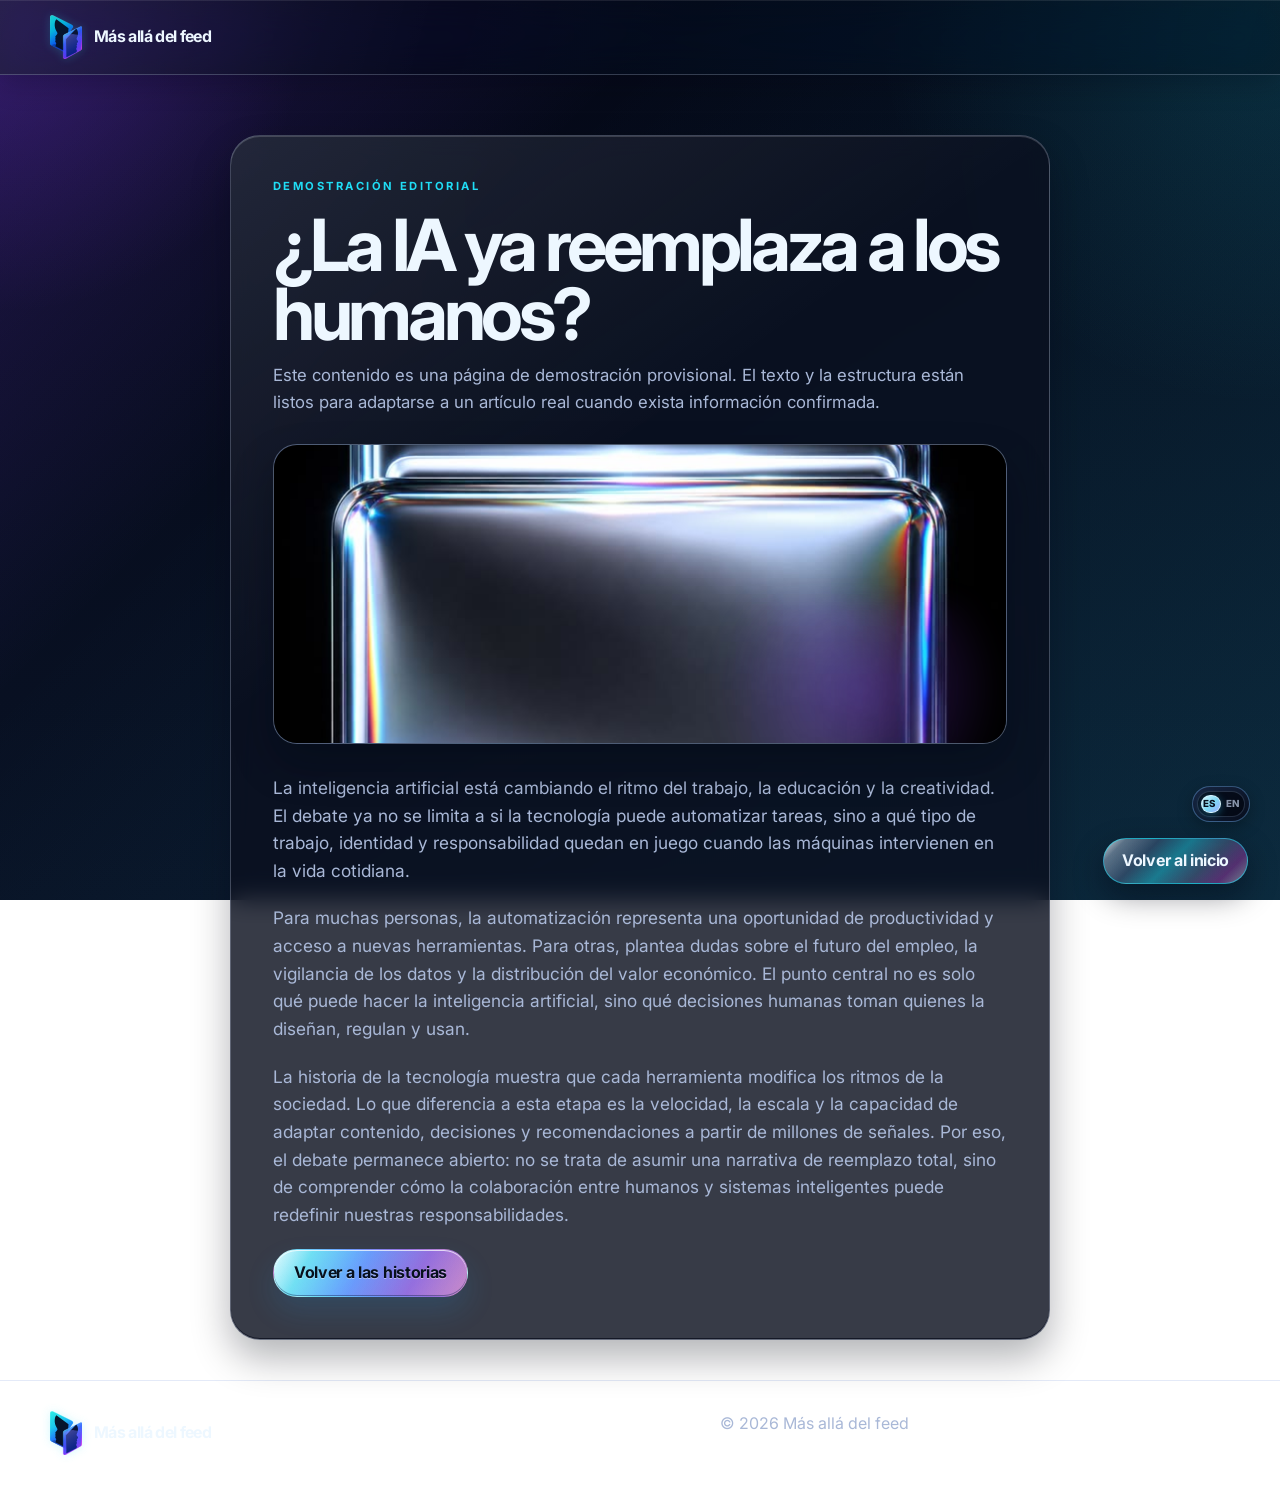
<file: article-demo.html>
<!DOCTYPE html>
<html lang="es">
  <head>
    <meta charset="UTF-8" />
    <meta name="viewport" content="width=device-width, initial-scale=1.0" />
    <meta name="description" content="Artículo de demostración para Más allá del feed." />
    <title>Artículo de demostración | Más allá del feed</title>
    <link rel="preconnect" href="https://fonts.googleapis.com" />
    <link rel="preconnect" href="https://fonts.gstatic.com" crossorigin />
    <link
      href="https://fonts.googleapis.com/css2?family=Inter:wght@400;500;600;700;800;900&family=Oswald:wght@400;500;600;700&display=swap"
      rel="stylesheet"
    />
    <link rel="icon" href="assets/logo.svg" type="image/svg+xml" />
    <link rel="stylesheet" href="css/styles.css" />
  </head>
  <body class="article-page">
    <header class="site-header article-header">
      <div class="container nav-wrap">
        <a class="brand" href="index.html" aria-label="Volver a la portada">
          <img src="assets/logo.svg" alt="Símbolo gráfico de DosCaras.IA" />
          <span>Más allá del feed</span>
        </a>
      </div>
    </header>

    <main class="article-main">
      <article class="article-shell">
        <p class="eyebrow accent">Demostración editorial</p>
        <h1>¿La IA ya reemplaza a los humanos?</h1>
        <p class="article-kicker">
          Este contenido es una página de demostración provisional. El texto y la estructura están listos
          para adaptarse a un artículo real cuando exista información confirmada.
        </p>

        <div class="article-hero-art">
          <img src="assets/temas para explorar/historia1.jpg" alt="Carpeta digital de vidrio cromado sobre fondo oscuro." />
        </div>

        <div class="article-body">
          <p>
            La inteligencia artificial está cambiando el ritmo del trabajo, la educación y la creatividad.
            El debate ya no se limita a si la tecnología puede automatizar tareas, sino a qué tipo de
            trabajo, identidad y responsabilidad quedan en juego cuando las máquinas intervienen en la vida cotidiana.
          </p>
          <p>
            Para muchas personas, la automatización representa una oportunidad de productividad y acceso a nuevas
            herramientas. Para otras, plantea dudas sobre el futuro del empleo, la vigilancia de los datos y la
            distribución del valor económico. El punto central no es solo qué puede hacer la inteligencia artificial,
            sino qué decisiones humanas toman quienes la diseñan, regulan y usan.
          </p>
          <p>
            La historia de la tecnología muestra que cada herramienta modifica los ritmos de la sociedad. Lo que
            diferencia a esta etapa es la velocidad, la escala y la capacidad de adaptar contenido, decisiones y
            recomendaciones a partir de millones de señales. Por eso, el debate permanece abierto: no se trata de
            asumir una narrativa de reemplazo total, sino de comprender cómo la colaboración entre humanos y sistemas
            inteligentes puede redefinir nuestras responsabilidades.
          </p>
        </div>

        <div class="article-cta">
          <a class="button primary" href="index.html#actualidad">Volver a las historias</a>
        </div>
      </article>
    </main>

    <footer class="site-footer article-footer">
      <div class="container footer-grid">
        <div>
          <a class="brand footer-brand" href="index.html">
            <img src="assets/logo.svg" alt="Símbolo gráfico de DosCaras.IA" />
            <span>Más allá del feed</span>
          </a>
        </div>
        <div class="footer-meta">
          <span>© <span id="year"></span> Más allá del feed</span>
        </div>
      </div>
    </footer>

    <script src="js/main.js"></script>
    <script src="js/language.js"></script>
  </body>
</html>
</file>
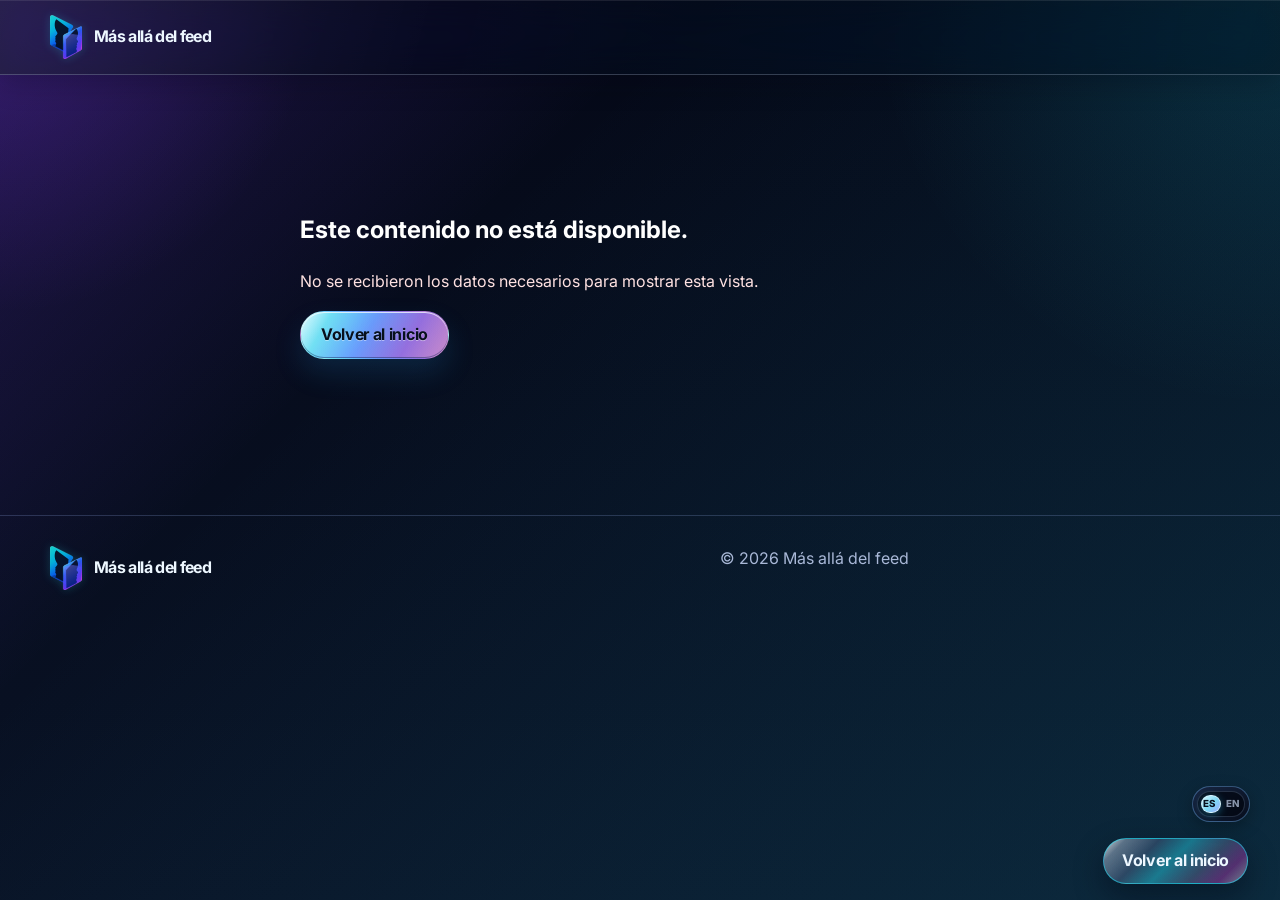
<file: detalle.html>
<!DOCTYPE html>
<html lang="es">
  <head>
    <meta charset="UTF-8" />
    <meta name="viewport" content="width=device-width, initial-scale=1.0" />
    <meta name="theme-color" content="#050918" />
    <title>Detalle | Más allá del feed</title>
    <link rel="preconnect" href="https://fonts.googleapis.com" />
    <link rel="preconnect" href="https://fonts.gstatic.com" crossorigin />
    <link
      href="https://fonts.googleapis.com/css2?family=Inter:wght@400;500;600;700;800;900&family=Oswald:wght@400;500;600;700&display=swap"
      rel="stylesheet"
    />
    <link rel="icon" href="assets/logo.svg" type="image/svg+xml" />
    <link rel="stylesheet" href="css/styles.css" />
  </head>
  <body class="article-page detail-page">
    <div class="page-shell">
      <header class="site-header article-header">
        <div class="container nav-wrap">
          <a class="brand" href="index.html#inicio" aria-label="Ir al inicio de Más allá del feed">
            <img src="assets/logo.svg" alt="Símbolo gráfico de DosCaras.IA" />
            <span>Más allá del feed</span>
          </a>
        </div>
      </header>

      <main class="detail-main" id="detail-main" aria-live="polite">
        <article class="detail-shell" id="detail-view" hidden>
          <p class="eyebrow accent">Vista de contenido</p>
          <h1 id="detail-title"></h1>
          <div class="detail-content" id="detail-content"></div>
          <p class="detail-notice" id="detail-notice" hidden>
            Este espacio todavía no tiene más contenido disponible.
          </p>
          <div class="detail-actions">
            <a class="button primary" href="index.html#inicio">Volver al inicio</a>
            <a class="button secondary" id="detail-source-link" href="index.html#inicio" hidden>Volver a la sección de origen</a>
          </div>
        </article>

        <section class="detail-error" id="detail-error" role="alert" hidden>
          <h1>Este contenido no está disponible.</h1>
          <p>No se recibieron los datos necesarios para mostrar esta vista.</p>
          <a class="button primary" href="index.html#inicio">Volver al inicio</a>
        </section>
      </main>

      <footer class="site-footer article-footer">
        <div class="container footer-grid">
          <a class="brand footer-brand" href="index.html#inicio">
            <img src="assets/logo.svg" alt="Símbolo gráfico de DosCaras.IA" />
            <span>Más allá del feed</span>
          </a>
          <div class="footer-meta">
            <span>© <span id="year"></span> Más allá del feed</span>
          </div>
        </div>
      </footer>
    </div>

    <script src="js/main.js"></script>
    <script src="js/language.js"></script>
    <script src="js/detail.js"></script>
  </body>
</html>
</file>
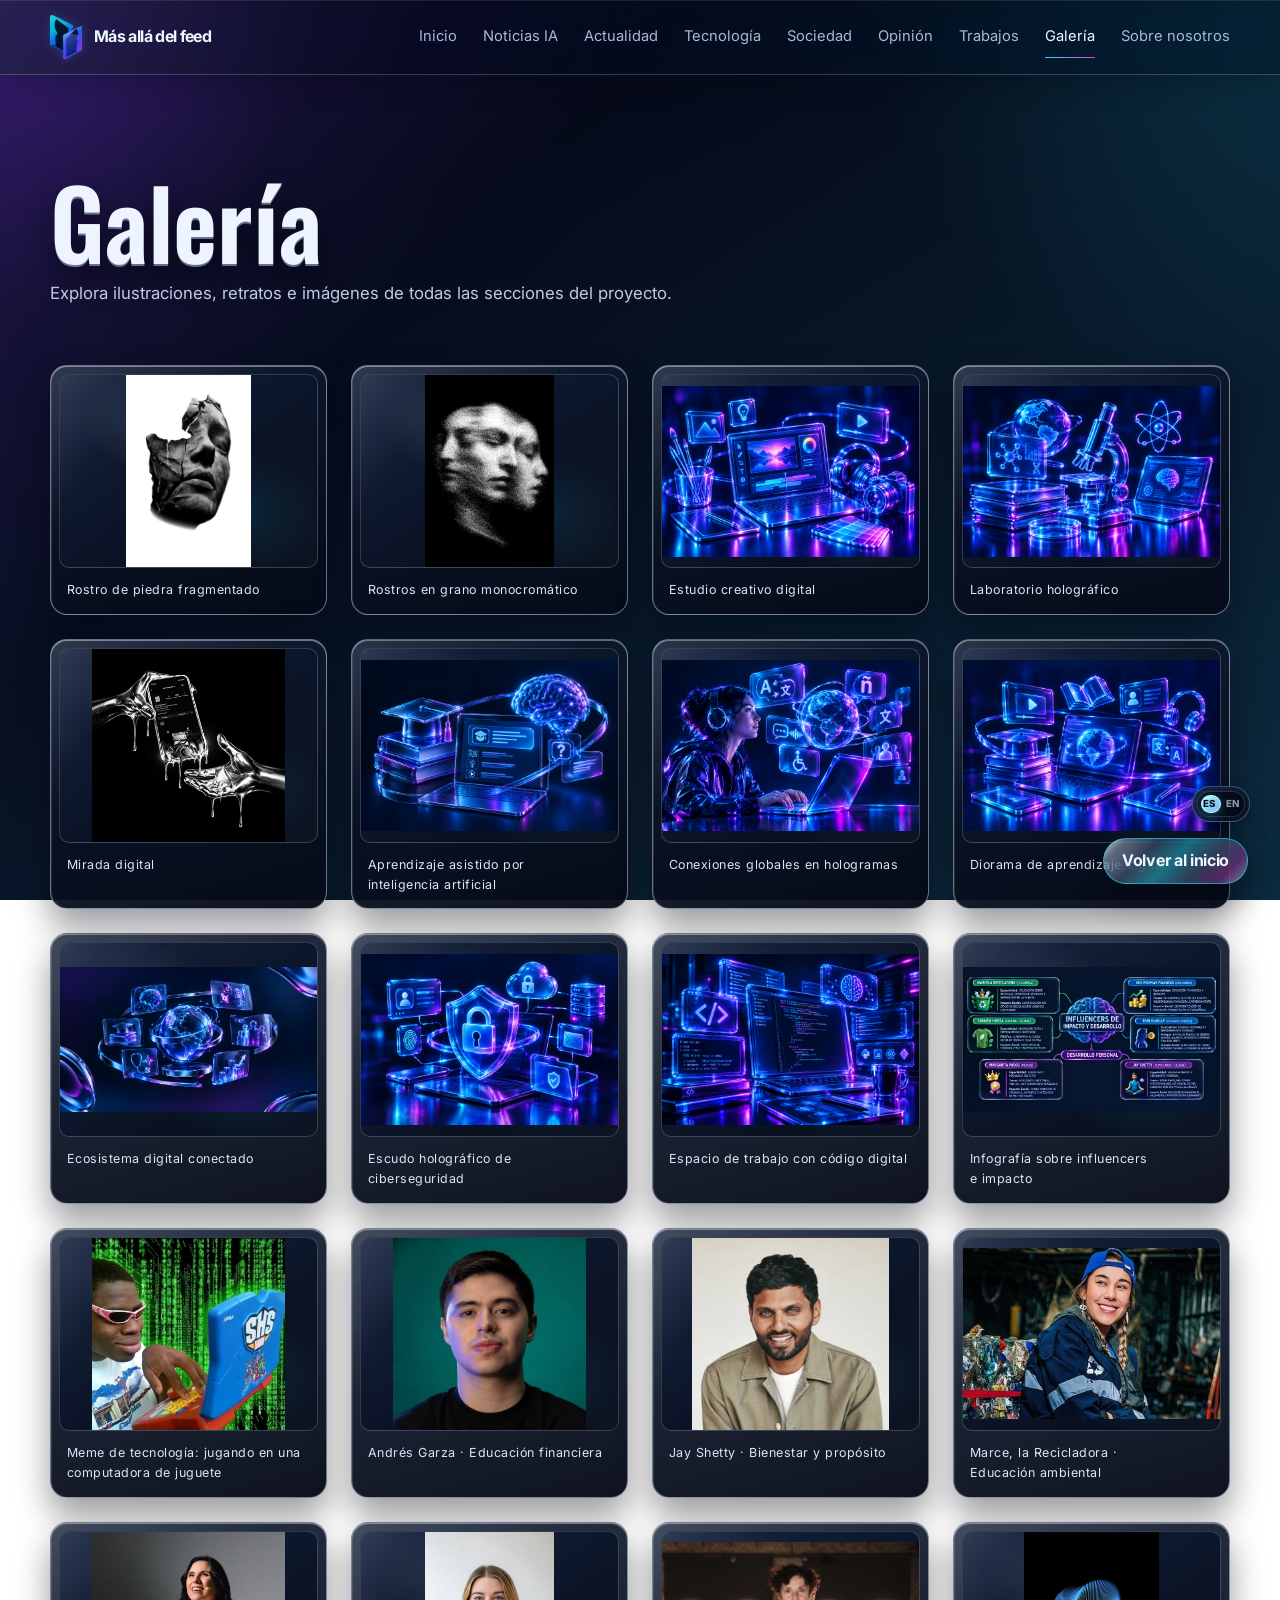
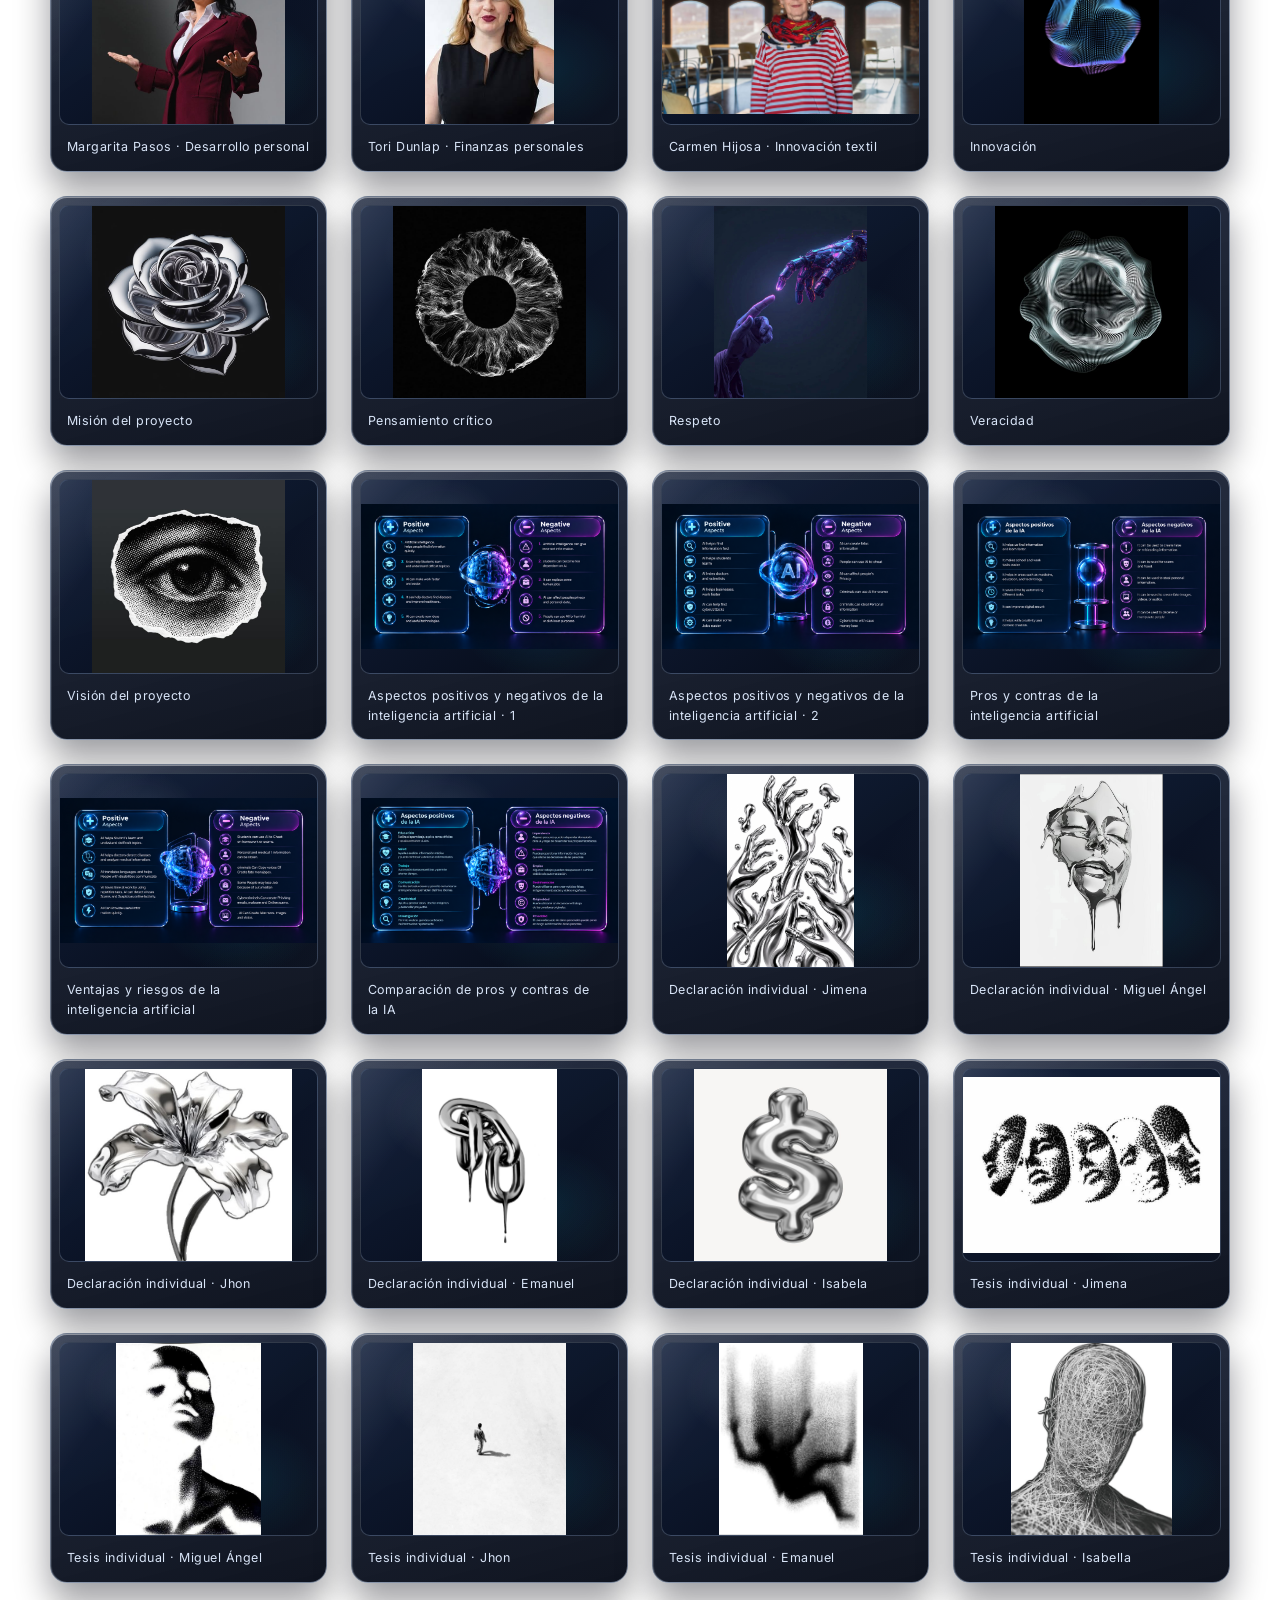
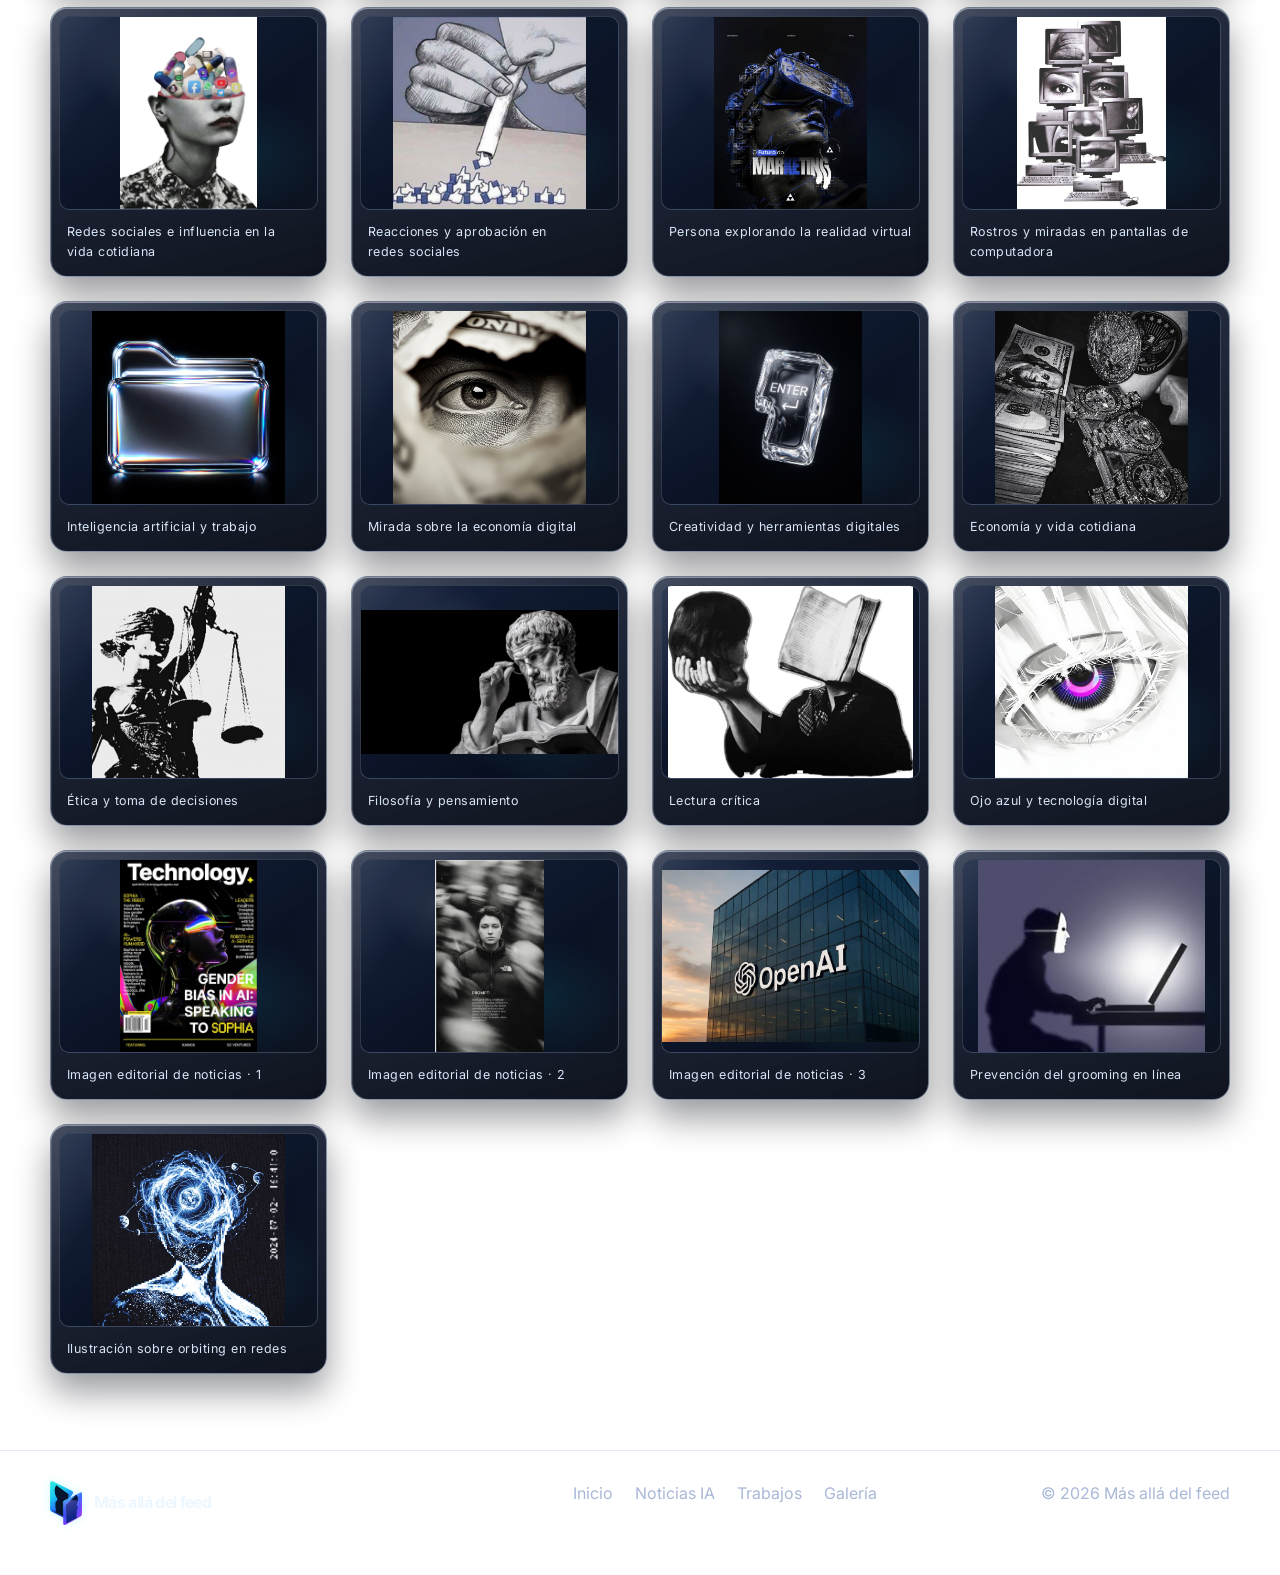
<file: galeria.html>
<!DOCTYPE html>
<html lang="es">
  <head>
    <meta charset="UTF-8" />
    <meta name="viewport" content="width=device-width, initial-scale=1.0" />
    <meta name="description" content="Galería de fotografías de Más allá del feed." />
    <meta name="theme-color" content="#050918" />
    <title>Galería | Más allá del feed</title>
    <link rel="preconnect" href="https://fonts.googleapis.com" />
    <link rel="preconnect" href="https://fonts.gstatic.com" crossorigin />
    <link
      href="https://fonts.googleapis.com/css2?family=Inter:wght@400;500;600;700;800;900&family=Oswald:wght@400;500;600;700&display=swap"
      rel="stylesheet"
    />
    <link rel="icon" href="assets/logo.svg" type="image/svg+xml" />
    <link rel="stylesheet" href="css/styles.css" />
  </head>
  <body class="gallery-page">
    <div class="page-shell">
      <header class="site-header">
        <div class="container nav-wrap">
          <a class="brand" href="index.html#inicio" aria-label="Volver a Más allá del feed">
            <img src="assets/logo.svg" alt="Símbolo gráfico de DosCaras.IA" />
            <span>Más allá del feed</span>
          </a>

          <button class="menu-toggle" aria-expanded="false" aria-controls="main-nav">
            <span></span>
            <span></span>
            <span></span>
            <span class="sr-only">Abrir menú</span>
          </button>

          <nav id="main-nav" class="main-nav" aria-label="Navegación principal">
            <a href="index.html#inicio">Inicio</a>
            <a href="index.html#noticias-ia">Noticias IA</a>
            <a href="index.html#actualidad">Actualidad</a>
            <a href="index.html#tecnologia">Tecnología</a>
            <a href="index.html#sociedad">Sociedad</a>
            <a href="index.html#opinión">Opinión</a>
            <a href="index.html#trabajos">Trabajos</a>
            <a href="galeria.html" aria-current="page">Galería</a>
            <a href="index.html#sobre-nosotros">Sobre nosotros</a>
          </nav>
        </div>
      </header>

      <main class="gallery-main">
        <section class="container gallery-intro" aria-labelledby="gallery-title">
          <h1 id="gallery-title">Galería</h1>
          <p>
            Explora ilustraciones, retratos e imágenes de todas las secciones del proyecto.
          </p>
        </section>

        <section class="container gallery-grid" aria-label="Galería completa del proyecto">
          <figure class="gallery-slot" data-detail data-detail-view="page">
            <div class="gallery-slot-media">
              <img src="assets/images/ef0b17c252c266b22df3f025d0805672.jpg" alt="Escultura de un rostro de piedra agrietado en blanco y negro." loading="lazy" />
            </div>
            <figcaption>Rostro de piedra fragmentado</figcaption>
          </figure>
          <figure class="gallery-slot" data-detail data-detail-view="page">
            <div class="gallery-slot-media">
              <img src="assets/images/b72fa29ce6de4cbdc61de01c3bdb36d0.jpg" alt="Composición granulada de rostros en blanco y negro." loading="lazy" />
            </div>
            <figcaption>Rostros en grano monocromático</figcaption>
          </figure>
          <figure class="gallery-slot" data-detail data-detail-view="page">
            <div class="gallery-slot-media">
              <img src="assets/images/Estudio creativo futurista en neón.png" alt="Estudio creativo con herramientas digitales iluminadas en tonos neón." loading="lazy" />
            </div>
            <figcaption>Estudio creativo digital</figcaption>
          </figure>
          <figure class="gallery-slot" data-detail data-detail-view="page">
            <div class="gallery-slot-media">
              <img src="assets/Laboratorio holográfico del futuro.png" alt="Laboratorio futurista con globo, microscopio y pantallas digitales." loading="lazy" />
            </div>
            <figcaption>Laboratorio holográfico</figcaption>
          </figure>
          <figure class="gallery-slot" data-detail data-detail-view="page">
            <div class="gallery-slot-media">
              <img src="assets/temas para explorar/historia4.jpg" alt="Manos metálicas sosteniendo un teléfono con una red social." loading="lazy" />
            </div>
            <figcaption>Mirada digital</figcaption>
          </figure>
        </section>

        <a class="button secondary home-return-button" href="index.html#inicio" aria-label="Volver al inicio de la página principal">Volver al inicio</a>
      </main>

      <footer class="site-footer">
        <div class="container footer-grid">
          <div>
            <a class="brand footer-brand" href="index.html#inicio">
              <img src="assets/logo.svg" alt="Símbolo gráfico de DosCaras.IA" />
              <span>Más allá del feed</span>
            </a>
          </div>
          <nav class="footer-nav" aria-label="Navegación del pie de página">
            <a href="index.html#inicio">Inicio</a>
            <a href="index.html#noticias-ia">Noticias IA</a>
            <a href="index.html#trabajos">Trabajos</a>
            <a href="galeria.html" aria-current="page">Galería</a>
          </nav>
          <div class="footer-meta">
            <span>© <span id="year"></span> Más allá del feed</span>
          </div>
        </div>
      </footer>
    </div>

    <script src="js/main.js"></script>
    <script src="js/language.js"></script>
    <script src="js/gallery.js"></script>
  </body>
</html>
</file>
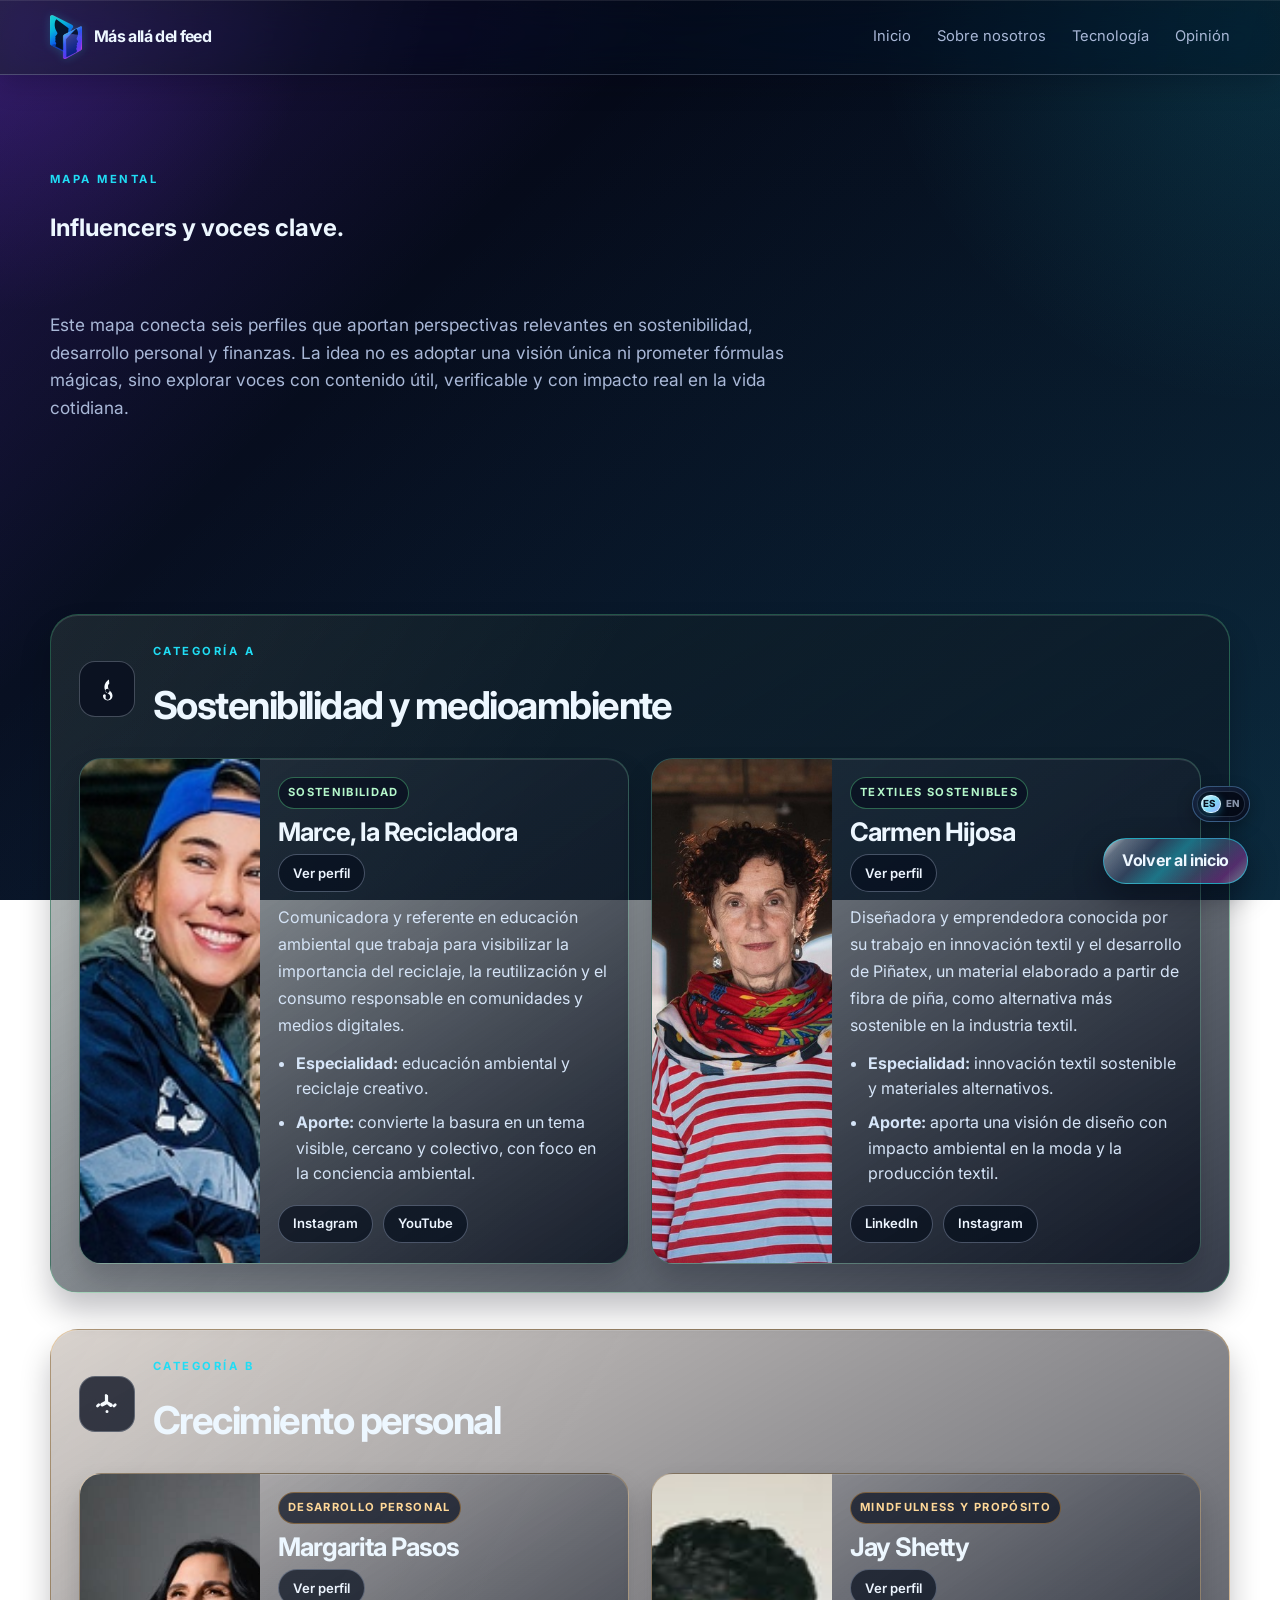
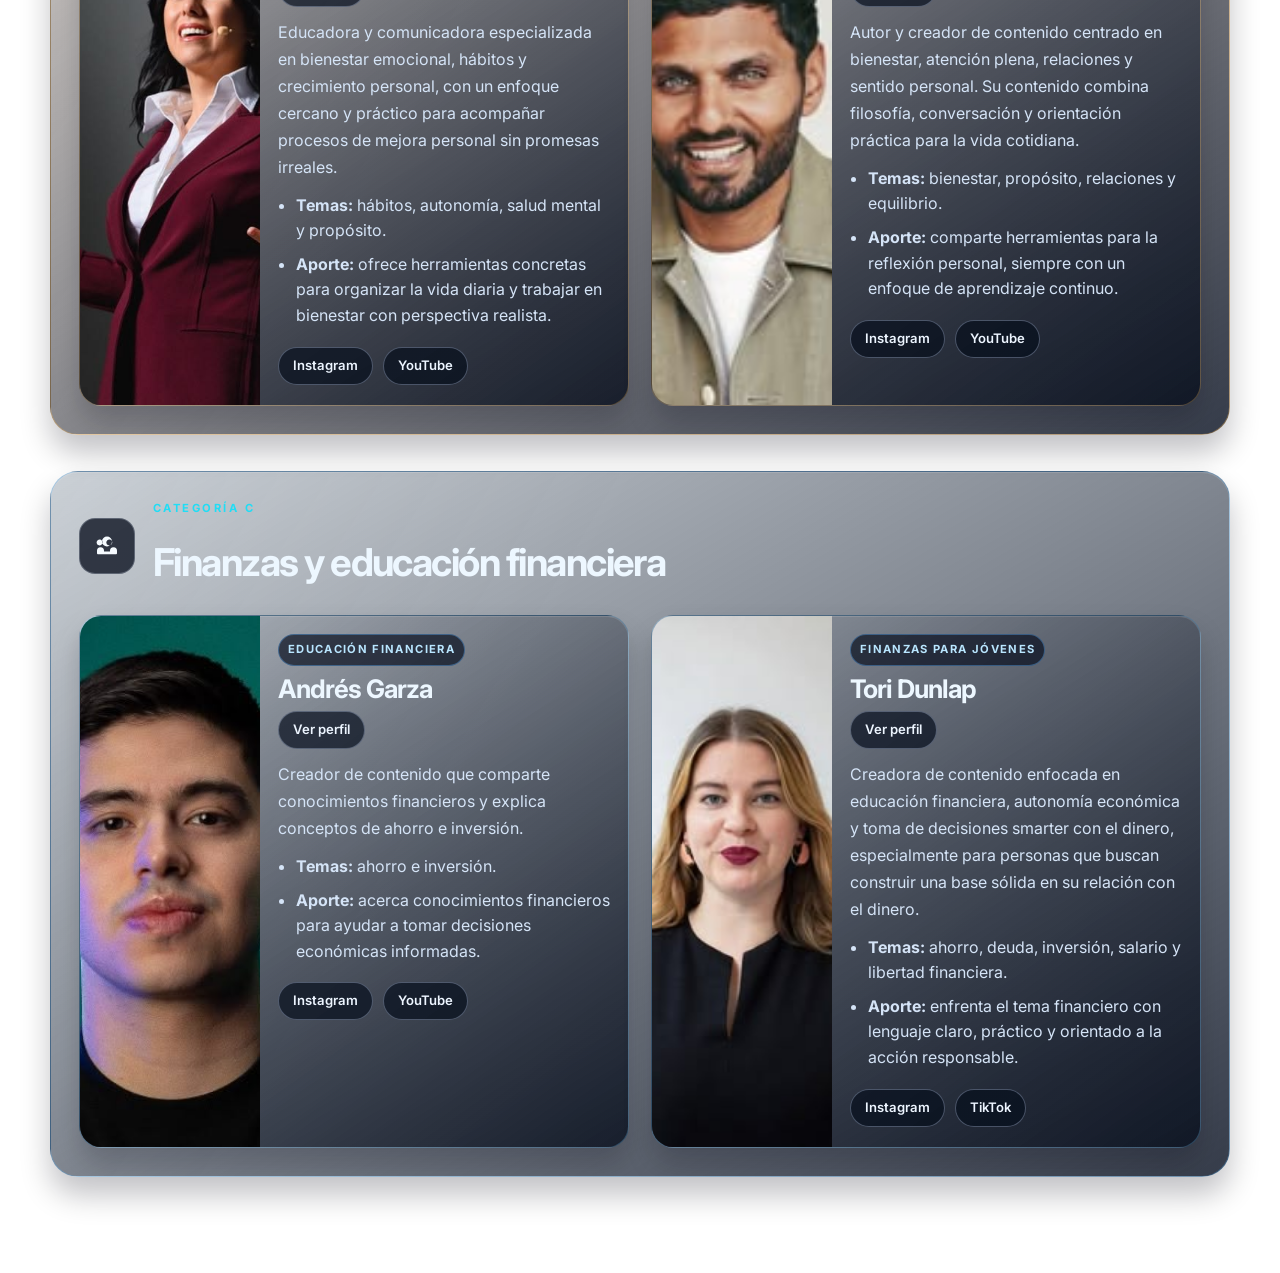
<file: influencers.html>
<!DOCTYPE html>
<html lang="es">
  <head>
    <meta charset="UTF-8" />
    <meta name="viewport" content="width=device-width, initial-scale=1.0" />
    <meta
      name="description"
      content="Mapa de influencers de sostenibilidad, crecimiento personal y finanzas dentro de Más allá del feed."
    />
    <meta name="theme-color" content="#070d1a" />
    <title>Influencers | Más allá del feed</title>
    <link rel="preconnect" href="https://fonts.googleapis.com" />
    <link rel="preconnect" href="https://fonts.gstatic.com" crossorigin />
    <link
      href="https://fonts.googleapis.com/css2?family=Inter:wght@400;500;600;700;800;900&family=Oswald:wght@400;500;600;700&display=swap"
      rel="stylesheet"
    />
    <link rel="stylesheet" href="css/styles.css" />
    <script src="js/main.js" defer></script>
    <script src="js/language.js" defer></script>
  </head>
  <body>
    <div class="page-shell">
      <header class="site-header">
        <div class="container nav-wrap">
          <a class="brand" href="index.html" aria-label="Volver a inicio">
            <img src="assets/logo.svg" alt="Símbolo gráfico de DosCaras.IA" />
            <span>Más allá del feed</span>
          </a>

          <button class="menu-toggle" aria-expanded="false" aria-controls="main-nav">
            <span></span>
            <span></span>
            <span></span>
            <span class="sr-only">Abrir menú</span>
          </button>

          <nav class="main-nav" aria-label="Navegación secundaria">
            <a href="index.html#inicio">Inicio</a>
            <a href="index.html#sobre-nosotros">Sobre nosotros</a>
            <a href="index.html#tecnologia">Tecnología</a>
            <a href="index.html#opinión">Opinión</a>
          </nav>
        </div>
      </header>

      <main>
        <section class="influencer-page-header section-frame">
          <div class="container influencer-hero-container">
            <div class="section-head" data-reveal>
              <p class="eyebrow accent">Mapa mental</p>
              <h1>Influencers y voces clave.</h1>
            </div>
            <p class="influencer-intro" data-reveal>
              Este mapa conecta seis perfiles que aportan perspectivas relevantes en sostenibilidad,
              desarrollo personal y finanzas. La idea no es adoptar una visión única ni prometer fórmulas mágicas,
              sino explorar voces con contenido útil, verificable y con impacto real en la vida cotidiana.
            </p>
          </div>
        </section>

        <section class="influencer-categories section-frame" aria-label="Categorías de influencers">
          <div class="container category-stack">
            <section class="profile-category green" data-reveal>
              <div class="category-heading">
                <span class="category-icon" aria-hidden="true">
                  <svg viewBox="0 0 24 24" focusable="false"><path d="M13.9 2.5c-2.8 1.7-4.4 4.5-4.5 7.4-.1 2.5 1.1 4.8 3.9 6.8l.4.3c.8.6 1.4 1.5 1.5 2.5.2 1.4-.8 2.9-2.1 3.2-.8.2-1.6 0-2.1-.6-.4-.5-.5-1.3-.4-2.2l.2-1.1c.1-.8-.4-1.5-1.2-1.6-.9-.1-1.6.7-1.6 1.6 0 1.3.5 2.6 1.5 3.5 1.3 1.2 3.5 1.5 5.2.7 1.6-.7 2.7-2.3 2.8-4.1.1-2.1-1.1-3.8-2.8-5.2-.5-.4-.9-.9-1.1-1.5-.4-1.1-.6-2.1-.6-3.3 0-1 .4-1.7 1.2-2.2l.1-.1Zm-1.4 9.3a2.1 2.1 0 1 1 0 4.2 2.1 2.1 0 0 1 0-4.2Z"/></svg>
                </span>
                <div>
                  <p class="eyebrow accent">Categoría A</p>
                  <h2>Sostenibilidad y medioambiente</h2>
                </div>
              </div>

              <div class="profile-grid">
                <article class="profile-card profile-card-green" data-detail>
                  <div class="profile-visual">
                    <img src="assets/influencers/Marce, la Recicladora.jpg" alt="Retrato de Marce, la Recicladora." loading="lazy" />
                  </div>
                  <div class="profile-content">
                    <div class="profile-header">
                      <span class="profile-tag">Sostenibilidad</span>
                      <h3>Marce, la Recicladora</h3>
                      <button class="profile-open" type="button" data-detail-open aria-label="Ver perfil de Marce, la Recicladora">Ver perfil</button>
                    </div>
                    <p>
                      Comunicadora y referente en educación ambiental que trabaja para visibilizar la importancia del reciclaje,
                      la reutilización y el consumo responsable en comunidades y medios digitales.
                    </p>
                    <ul>
                      <li><strong>Especialidad:</strong> educación ambiental y reciclaje creativo.</li>
                      <li><strong>Aporte:</strong> convierte la basura en un tema visible, cercano y colectivo, con foco en la conciencia ambiental.</li>
                    </ul>
                    <div class="profile-links">
                      <a href="https://www.instagram.com/" target="_blank" rel="noreferrer noopener">Instagram</a>
                      <a href="https://www.youtube.com/" target="_blank" rel="noreferrer noopener">YouTube</a>
                    </div>
                  </div>
                </article>

                <article class="profile-card profile-card-green" data-detail>
                  <div class="profile-visual">
                    <img src="assets/influencers/carmen_hijosa4.jpg" alt="Retrato de Carmen Hijosa." loading="lazy" />
                  </div>
                  <div class="profile-content">
                    <div class="profile-header">
                      <span class="profile-tag">Textiles sostenibles</span>
                      <h3>Carmen Hijosa</h3>
                      <button class="profile-open" type="button" data-detail-open aria-label="Ver perfil de Carmen Hijosa">Ver perfil</button>
                    </div>
                    <p>
                      Diseñadora y emprendedora conocida por su trabajo en innovación textil y el desarrollo de Piñatex,
                      un material elaborado a partir de fibra de piña, como alternativa más sostenible en la industria textil.
                    </p>
                    <ul>
                      <li><strong>Especialidad:</strong> innovación textil sostenible y materiales alternativos.</li>
                      <li><strong>Aporte:</strong> aporta una visión de diseño con impacto ambiental en la moda y la producción textil.</li>
                    </ul>
                    <div class="profile-links">
                      <a href="https://www.linkedin.com/" target="_blank" rel="noreferrer noopener">LinkedIn</a>
                      <a href="https://www.instagram.com/" target="_blank" rel="noreferrer noopener">Instagram</a>
                    </div>
                  </div>
                </article>
              </div>
            </section>

            <section class="profile-category orange" data-reveal>
              <div class="category-heading">
                <span class="category-icon" aria-hidden="true">
                  <svg viewBox="0 0 24 24" focusable="false"><path d="M12 2.7a1.1 1.1 0 0 1 1.1 1.1v5.6l3.7 2.1c.9.5 1.2 1.7.7 2.6-.5.9-1.7 1.2-2.6.7L12 12.2l-3.9 2.1c-.9.5-2.1.2-2.6-.7s-.2-2.1.7-2.6l3.7-2.1V3.8A1.1 1.1 0 0 1 12 2.7Zm0 15.3a1.5 1.5 0 1 1-1.5 1.5 1.5 1.5 0 0 1 1.5-1.5Zm7.3-6.2a1.3 1.3 0 0 1 1.9 0 1.3 1.3 0 0 1 0 1.9l-1.3 1.3a1.3 1.3 0 0 1-1.9-1.9l1.3-1.3ZM4.7 11.8a1.3 1.3 0 0 1 0 1.9L3.4 15a1.3 1.3 0 1 1-1.9-1.9l1.3-1.3a1.3 1.3 0 0 1 1.9 0Z"/></svg>
                </span>
                <div>
                  <p class="eyebrow accent">Categoría B</p>
                  <h2>Crecimiento personal</h2>
                </div>
              </div>

              <div class="profile-grid">
                <article class="profile-card profile-card-orange" data-detail>
                  <div class="profile-visual">
                    <img src="assets/influencers/Margarita Pasos.jpg" alt="Retrato de Margarita Pasos." loading="lazy" />
                  </div>
                  <div class="profile-content">
                    <div class="profile-header">
                      <span class="profile-tag">Desarrollo personal</span>
                      <h3>Margarita Pasos</h3>
                      <button class="profile-open" type="button" data-detail-open aria-label="Ver perfil de Margarita Pasos">Ver perfil</button>
                    </div>
                    <p>
                      Educadora y comunicadora especializada en bienestar emocional, hábitos y crecimiento personal,
                      con un enfoque cercano y práctico para acompañar procesos de mejora personal sin promesas irreales.
                    </p>
                    <ul>
                      <li><strong>Temas:</strong> hábitos, autonomía, salud mental y propósito.</li>
                      <li><strong>Aporte:</strong> ofrece herramientas concretas para organizar la vida diaria y trabajar en bienestar con perspectiva realista.</li>
                    </ul>
                    <div class="profile-links">
                      <a href="https://www.instagram.com/" target="_blank" rel="noreferrer noopener">Instagram</a>
                      <a href="https://www.youtube.com/" target="_blank" rel="noreferrer noopener">YouTube</a>
                    </div>
                  </div>
                </article>

                <article class="profile-card profile-card-orange" data-detail>
                  <div class="profile-visual">
                    <img src="assets/influencers/Jay Shetty.jpg" alt="Retrato de Jay Shetty." loading="lazy" />
                  </div>
                  <div class="profile-content">
                    <div class="profile-header">
                      <span class="profile-tag">Mindfulness y propósito</span>
                      <h3>Jay Shetty</h3>
                      <button class="profile-open" type="button" data-detail-open aria-label="Ver perfil de Jay Shetty">Ver perfil</button>
                    </div>
                    <p>
                      Autor y creador de contenido centrado en bienestar, atención plena, relaciones y sentido personal.
                      Su contenido combina filosofía, conversación y orientación práctica para la vida cotidiana.
                    </p>
                    <ul>
                      <li><strong>Temas:</strong> bienestar, propósito, relaciones y equilibrio.</li>
                      <li><strong>Aporte:</strong> comparte herramientas para la reflexión personal, siempre con un enfoque de aprendizaje continuo.</li>
                    </ul>
                    <div class="profile-links">
                      <a href="https://www.instagram.com/jayshetty/" target="_blank" rel="noreferrer noopener">Instagram</a>
                      <a href="https://www.youtube.com/@jayshetty" target="_blank" rel="noreferrer noopener">YouTube</a>
                    </div>
                  </div>
                </article>
              </div>
            </section>

            <section class="profile-category blue" data-reveal>
              <div class="category-heading">
                <span class="category-icon" aria-hidden="true">
                  <svg viewBox="0 0 24 24" focusable="false"><path d="M18.5 13.2a3.5 3.5 0 0 0-3.5 3.5v.8H9v-.8A3.5 3.5 0 0 0 5.5 13.2a3.5 3.5 0 0 0-3.5 3.5v2.6a.9.9 0 0 0 .9.9h18.2a.9.9 0 0 0 .9-.9v-2.6a3.5 3.5 0 0 0-3.5-3.5ZM7 7.5A5 5 0 1 1 17 7.5 5 5 0 0 1 7 7.5Zm9.8 2.6a3 3 0 1 0-5.5-1.4 3 3 0 0 0 5.5 1.4Zm-9.7 0a3 3 0 1 0-5.5-1.4 3 3 0 0 0 5.5 1.4Z"/></svg>
                </span>
                <div>
                  <p class="eyebrow accent">Categoría C</p>
                  <h2>Finanzas y educación financiera</h2>
                </div>
              </div>

              <div class="profile-grid">
                <article class="profile-card profile-card-blue" data-detail>
                  <div class="profile-visual">
                    <img src="assets/influencers/ANdres garza.jpg" alt="Retrato de Andrés Garza." loading="lazy" />
                  </div>
                  <div class="profile-content">
                    <div class="profile-header">
                      <span class="profile-tag">Educación financiera</span>
                      <h3>Andrés Garza</h3>
                      <button class="profile-open" type="button" data-detail-open aria-label="Ver perfil de Andrés Garza">Ver perfil</button>
                    </div>
                    <p>
                      Creador de contenido que comparte conocimientos financieros y explica conceptos de ahorro e inversión.
                    </p>
                    <ul>
                      <li><strong>Temas:</strong> ahorro e inversión.</li>
                      <li><strong>Aporte:</strong> acerca conocimientos financieros para ayudar a tomar decisiones económicas informadas.</li>
                    </ul>
                    <div class="profile-links">
                      <a href="https://www.instagram.com/andresgarzam/" target="_blank" rel="noreferrer noopener">Instagram</a>
                      <a href="https://www.youtube.com/@andresgarzam" target="_blank" rel="noreferrer noopener">YouTube</a>
                    </div>
                  </div>
                </article>

                <article class="profile-card profile-card-blue" data-detail>
                  <div class="profile-visual">
                    <img src="assets/influencers/Tori Dunlap.jpg" alt="Retrato de Tori Dunlap." loading="lazy" />
                  </div>
                  <div class="profile-content">
                    <div class="profile-header">
                      <span class="profile-tag">Finanzas para jóvenes</span>
                      <h3>Tori Dunlap</h3>
                      <button class="profile-open" type="button" data-detail-open aria-label="Ver perfil de Tori Dunlap">Ver perfil</button>
                    </div>
                    <p>
                      Creadora de contenido enfocada en educación financiera, autonomía económica y toma de decisiones smarter con el dinero,
                      especialmente para personas que buscan construir una base sólida en su relación con el dinero.
                    </p>
                    <ul>
                      <li><strong>Temas:</strong> ahorro, deuda, inversión, salario y libertad financiera.</li>
                      <li><strong>Aporte:</strong> enfrenta el tema financiero con lenguaje claro, práctico y orientado a la acción responsable.</li>
                    </ul>
                    <div class="profile-links">
                      <a href="https://www.instagram.com/toridunlap/" target="_blank" rel="noreferrer noopener">Instagram</a>
                      <a href="https://www.tiktok.com/@toridunlap" target="_blank" rel="noreferrer noopener">TikTok</a>
                    </div>
                  </div>
                </article>
              </div>
            </section>
          </div>
        </section>
      </main>
    </div>
  </body>
</html>
</file>
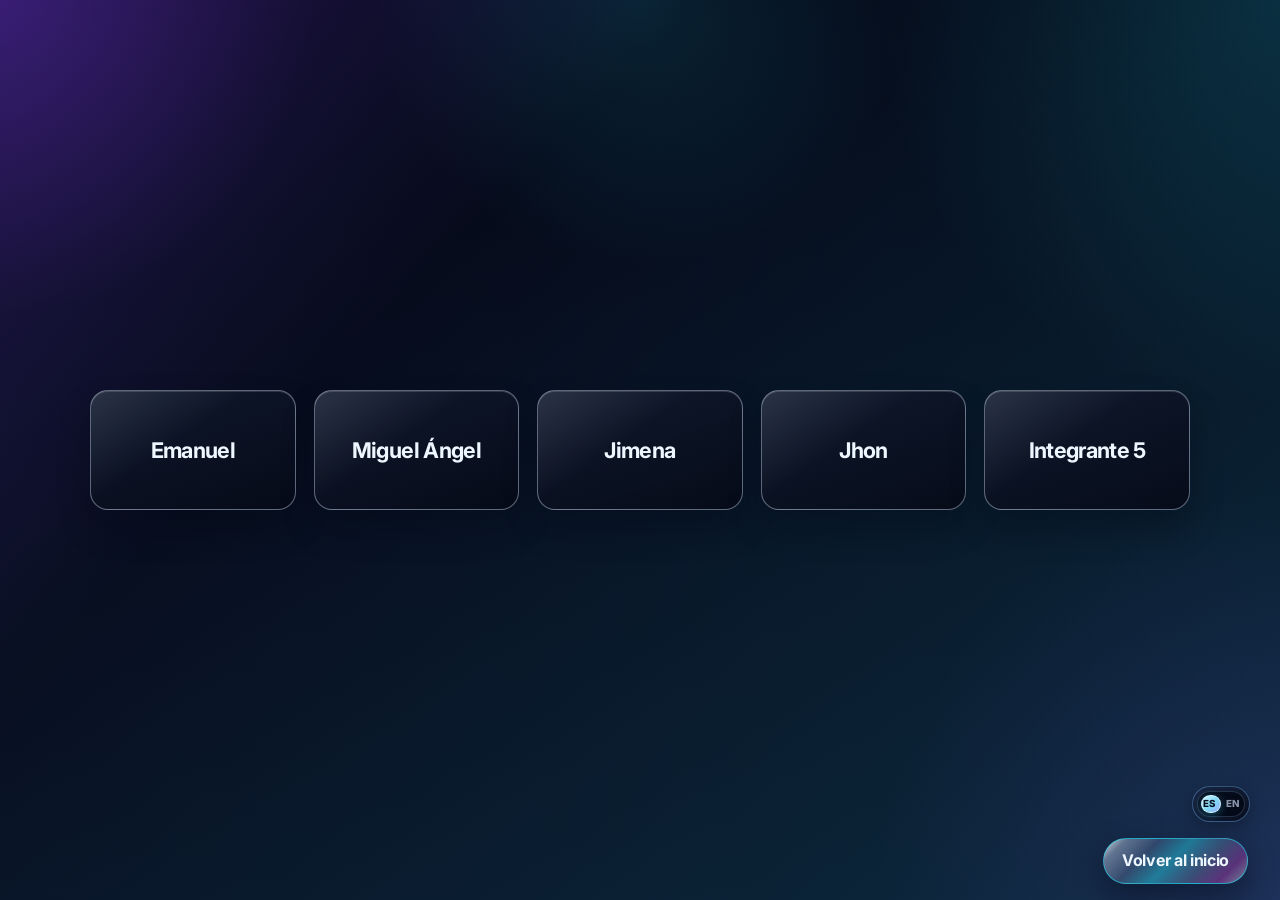
<file: integrantes.html>
<!DOCTYPE html>
<html lang="es">
  <head>
    <meta charset="UTF-8" />
    <meta name="viewport" content="width=device-width, initial-scale=1.0" />
    <meta name="description" content="Integrantes de Más allá del feed." />
    <meta name="theme-color" content="#050918" />
    <title>Integrantes | Más allá del feed</title>
    <link rel="preconnect" href="https://fonts.googleapis.com" />
    <link rel="preconnect" href="https://fonts.gstatic.com" crossorigin />
    <link
      href="https://fonts.googleapis.com/css2?family=Inter:wght@400;500;600;700;800;900&family=Oswald:wght@400;500;600;700&display=swap"
      rel="stylesheet"
    />
    <link rel="icon" href="assets/logo.svg" type="image/svg+xml" />
    <link rel="stylesheet" href="css/styles.css" />
  </head>
  <body class="member-gallery-page">
    <main class="member-gallery-main" aria-label="Galería de integrantes">
      <div class="member-gallery-shell">
        <div class="member-gallery-grid">
          <article class="member-gallery-card"><span>Emanuel</span></article>
          <article class="member-gallery-card"><span>Miguel Ángel</span></article>
          <article class="member-gallery-card"><span>Jimena</span></article>
          <article class="member-gallery-card"><span>Jhon</span></article>
          <article class="member-gallery-card"><span>Integrante 5</span></article>
        </div>
      </div>
    </main>
    <script src="js/main.js"></script>
    <script src="js/language.js"></script>
  </body>
</html>
</file>
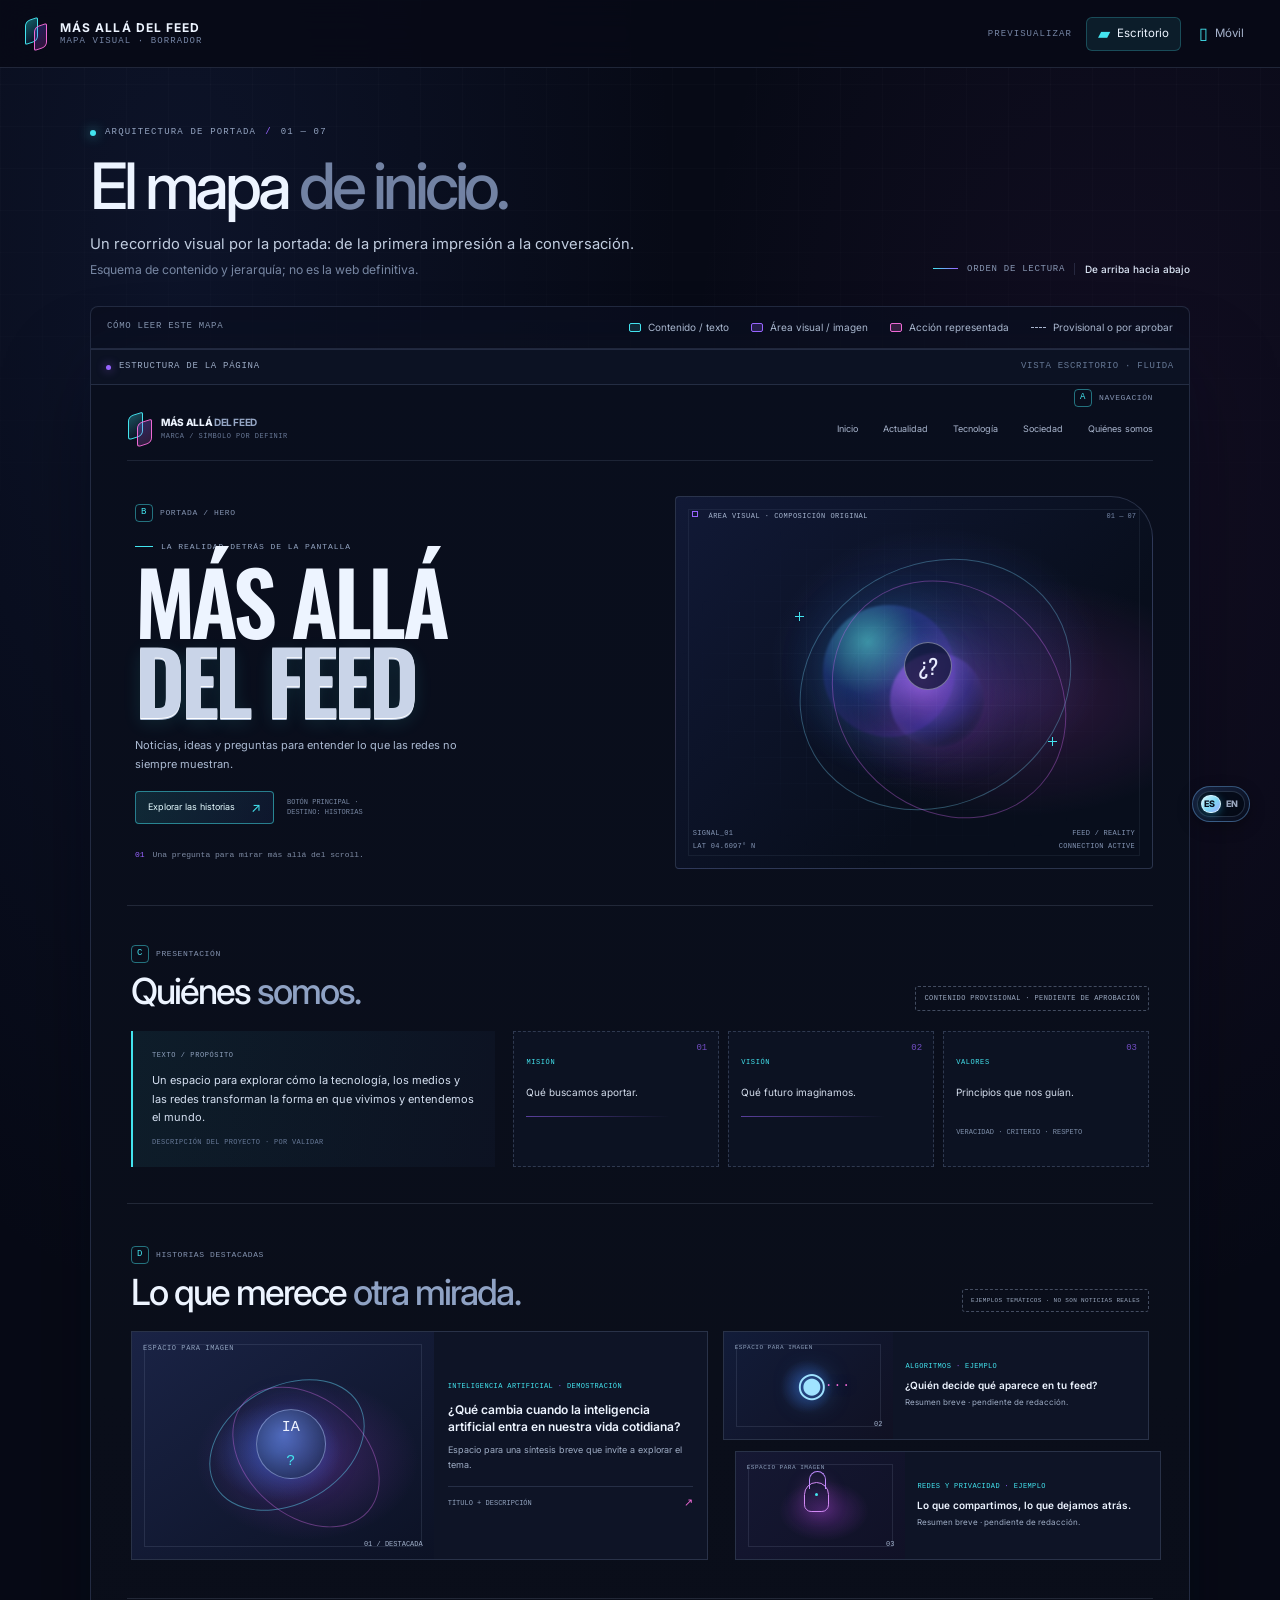
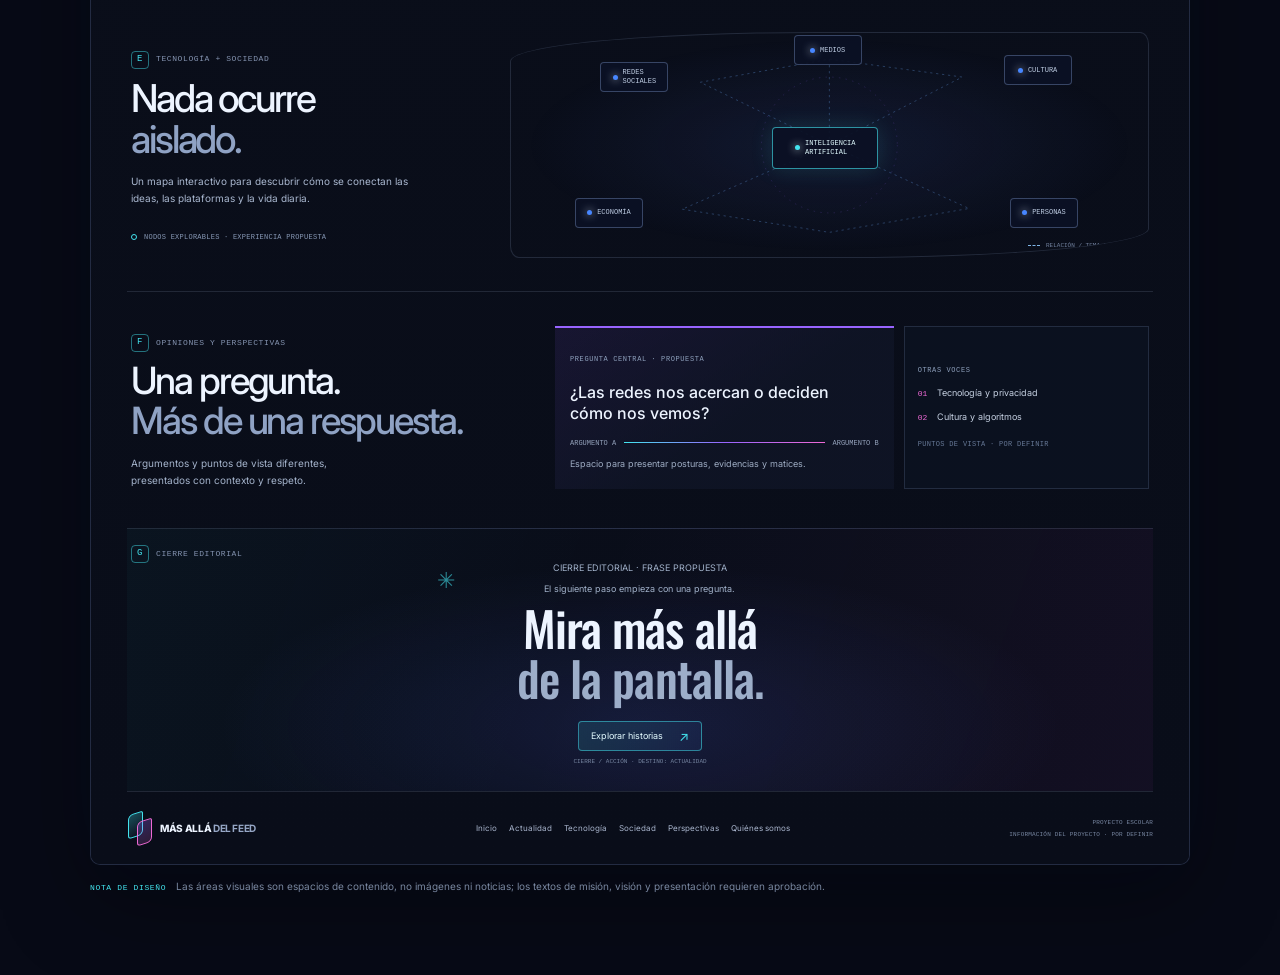
<file: mapa-inicio.html>
<!DOCTYPE html>
<html lang="es">
  <head>
    <meta charset="UTF-8" />
    <meta name="viewport" content="width=device-width, initial-scale=1.0" />
    <meta
      name="description"
      content="Mapa visual provisional de la estructura de inicio de Más allá del feed."
    />
    <meta name="theme-color" content="#070a16" />
    <title>Mapa de inicio | Más allá del feed</title>
    <link rel="preconnect" href="https://fonts.googleapis.com" />
    <link rel="preconnect" href="https://fonts.gstatic.com" crossorigin />
    <link
      href="https://fonts.googleapis.com/css2?family=Inter:wght@400;500;600;700;800;900&family=Oswald:wght@500;600;700&display=swap"
      rel="stylesheet"
    />
    <link rel="stylesheet" href="css/mapa-inicio.css" />
    <script src="js/mapa-inicio.js" defer></script>
    <script src="js/language.js" defer></script>
  </head>
  <body data-preview="desktop">
    <header class="map-toolbar">
      <a class="toolbar-brand" href="#inicio" aria-label="Mapa de inicio, ir al comienzo">
        <span class="toolbar-mark" aria-hidden="true"><span></span><span></span></span>
        <span><strong>MÁS ALLÁ DEL FEED</strong><small>MAPA VISUAL · BORRADOR</small></span>
      </a>
      <div class="preview-control" role="group" aria-label="Cambiar vista del mapa">
        <span class="control-label">PREVISUALIZAR</span>
        <button type="button" class="preview-button is-active" data-preview-choice="desktop" aria-pressed="true">
          <span aria-hidden="true">▰</span> Escritorio
        </button>
        <button type="button" class="preview-button" data-preview-choice="mobile" aria-pressed="false">
          <span aria-hidden="true">▯</span> Móvil
        </button>
      </div>
    </header>

    <main class="map-workspace">
      <div class="map-heading">
        <div>
          <p class="overline"><span class="live-dot"></span> ARQUITECTURA DE PORTADA <span class="overline-divider">/</span> 01 — 07</p>
          <h1>El mapa <span>de inicio.</span></h1>
          <p class="map-intro">
            Un recorrido visual por la portada: de la primera impresión a la conversación.
            <span>Esquema de contenido y jerarquía; no es la web definitiva.</span>
          </p>
        </div>
        <div class="read-order" aria-label="Orden de lectura de arriba hacia abajo">
          <span class="read-order-line" aria-hidden="true"></span>
          <span>ORDEN DE LECTURA</span>
          <strong>De arriba hacia abajo</strong>
        </div>
      </div>

      <aside class="legend" aria-label="Leyenda del mapa">
        <span class="legend-title">CÓMO LEER ESTE MAPA</span>
        <span class="legend-item"><i class="legend-swatch swatch-content"></i> Contenido / texto</span>
        <span class="legend-item"><i class="legend-swatch swatch-media"></i> Área visual / imagen</span>
        <span class="legend-item"><i class="legend-swatch swatch-action"></i> Acción representada</span>
        <span class="legend-item"><i class="legend-dash"></i> Provisional o por aprobar</span>
      </aside>

      <div class="page-preview">
        <div class="preview-caption">
          <span><span class="caption-dot"></span> ESTRUCTURA DE LA PÁGINA</span>
          <span class="preview-size" aria-live="polite">VISTA ESCRITORIO · FLUIDA</span>
        </div>

        <div class="site-page" id="inicio">
          <header class="site-nav map-section" aria-label="A. Navegación superior">
            <a class="site-brand" href="#inicio" aria-label="Marca provisional Más allá del feed">
              <span class="brand-placeholder" aria-hidden="true"><i></i><i></i></span>
              <span class="brand-name">MÁS ALLÁ <b>DEL FEED</b><small>MARCA / SÍMBOLO POR DEFINIR</small></span>
            </a>
            <nav class="desktop-nav" aria-label="Enlaces de navegación representados">
              <a href="#inicio">Inicio</a>
              <a href="#historias">Actualidad</a>
              <a href="#conexiones">Tecnología</a>
              <a href="#conexiones">Sociedad</a>
              <a href="#proyecto">Quiénes somos</a>
            </nav>
            <span class="mobile-menu-sample" aria-label="Representación del menú móvil">
              <i></i><i></i><i></i><small>MENÚ</small>
            </span>
            <span class="section-chip nav-chip"><b>A</b> NAVEGACIÓN</span>
          </header>

          <section class="hero map-section" aria-labelledby="hero-title">
            <div class="hero-copy">
              <span class="section-chip"><b>B</b> PORTADA / HERO</span>
              <p class="hero-kicker"><span></span> LA REALIDAD DETRÁS DE LA PANTALLA</p>
              <h2 id="hero-title">MÁS ALLÁ<br /><span>DEL FEED</span></h2>
              <p class="hero-deck">Noticias, ideas y preguntas para entender lo que las redes no siempre muestran.</p>
              <div class="hero-actions" aria-label="Acciones propuestas">
                <span class="action-sample">Explorar las historias <b aria-hidden="true">↗</b></span>
                <span class="action-caption">BOTÓN PRINCIPAL · DESTINO: HISTORIAS</span>
              </div>
              <div class="hero-note"><span>01</span> Una pregunta para mirar más allá del scroll.</div>
            </div>
            <div class="hero-art" aria-label="Espacio reservado para una composición tecnológica y cinematográfica">
              <span class="media-label"><i></i> ÁREA VISUAL · COMPOSICIÓN ORIGINAL</span>
              <div class="art-grid" aria-hidden="true"></div>
              <div class="orb orb-a" aria-hidden="true"></div>
              <div class="orb orb-b" aria-hidden="true"></div>
              <div class="art-ring ring-a" aria-hidden="true"></div>
              <div class="art-ring ring-b" aria-hidden="true"></div>
              <div class="art-core" aria-hidden="true"><span>¿?</span></div>
              <div class="art-coordinate coordinate-a" aria-hidden="true">SIGNAL_01<br />LAT 04.6097° N</div>
              <div class="art-coordinate coordinate-b" aria-hidden="true">FEED / REALITY<br />CONNECTION ACTIVE</div>
              <span class="art-cross cross-a" aria-hidden="true"></span>
              <span class="art-cross cross-b" aria-hidden="true"></span>
              <span class="art-index" aria-hidden="true">01 — 07</span>
            </div>
          </section>

          <section class="project-section map-section" id="proyecto" aria-labelledby="project-title">
            <div class="section-heading">
              <div>
                <span class="section-chip"><b>C</b> PRESENTACIÓN</span>
                <h2 id="project-title">Quiénes <span>somos.</span></h2>
              </div>
              <span class="provisional-tag">CONTENIDO PROVISIONAL · PENDIENTE DE APROBACIÓN</span>
            </div>
            <div class="project-layout">
              <div class="project-statement content-block">
                <span class="element-label">TEXTO / PROPÓSITO</span>
                <p>Un espacio para explorar cómo la tecnología, los medios y las redes transforman la forma en que vivimos y entendemos el mundo.</p>
                <span class="text-placeholder">DESCRIPCIÓN DEL PROYECTO · POR VALIDAR</span>
              </div>
              <div class="pillars" aria-label="Misión, visión y valores; todos los textos son provisionales">
                <article class="pillar">
                  <span class="pillar-number">01</span><span class="element-label">MISIÓN</span>
                  <p>Qué buscamos aportar.</p><span class="draft-line"></span>
                </article>
                <article class="pillar">
                  <span class="pillar-number">02</span><span class="element-label">VISIÓN</span>
                  <p>Qué futuro imaginamos.</p><span class="draft-line"></span>
                </article>
                <article class="pillar pillar-values">
                  <span class="pillar-number">03</span><span class="element-label">VALORES</span>
                  <p>Principios que nos guían.</p><span class="value-tags">VERACIDAD · CRITERIO · RESPETO</span>
                </article>
              </div>
            </div>
          </section>

          <section class="stories-section map-section" id="historias" aria-labelledby="stories-title">
            <div class="section-heading">
              <div>
                <span class="section-chip"><b>D</b> HISTORIAS DESTACADAS</span>
                <h2 id="stories-title">Lo que merece <span>otra mirada.</span></h2>
              </div>
              <span class="content-note">EJEMPLOS TEMÁTICOS · NO SON NOTICIAS REALES</span>
            </div>
            <div class="story-layout">
              <article class="story-card story-feature">
                <div class="story-visual visual-feature">
                  <span class="element-label">ESPACIO PARA IMAGEN</span>
                  <span class="visual-orbit orbit-one" aria-hidden="true"></span>
                  <span class="visual-orbit orbit-two" aria-hidden="true"></span>
                  <span class="visual-subject" aria-hidden="true">IA<span>?</span></span>
                  <span class="story-number">01 / DESTACADA</span>
                </div>
                <div class="story-info">
                  <span class="category">INTELIGENCIA ARTIFICIAL <i>·</i> DEMOSTRACIÓN</span>
                  <h3>¿Qué cambia cuando la inteligencia artificial entra en nuestra vida cotidiana?</h3>
                  <p>Espacio para una síntesis breve que invite a explorar el tema.</p>
                  <span class="story-read">TÍTULO + DESCRIPCIÓN <b>↗</b></span>
                </div>
              </article>
              <div class="story-stack">
                <article class="story-card story-secondary">
                  <div class="story-visual visual-algorithm">
                    <span class="element-label">ESPACIO PARA IMAGEN</span>
                    <span class="algorithm-mark" aria-hidden="true">◉<i>···</i></span>
                    <span class="story-number">02</span>
                  </div>
                  <div class="story-info">
                    <span class="category">ALGORITMOS <i>·</i> EJEMPLO</span>
                    <h3>¿Quién decide qué aparece en tu feed?</h3>
                    <p>Resumen breve · pendiente de redacción.</p>
                  </div>
                </article>
                <article class="story-card story-secondary story-offset">
                  <div class="story-visual visual-privacy">
                    <span class="element-label">ESPACIO PARA IMAGEN</span>
                    <span class="privacy-mark" aria-hidden="true"><i></i></span>
                    <span class="story-number">03</span>
                  </div>
                  <div class="story-info">
                    <span class="category">REDES Y PRIVACIDAD <i>·</i> EJEMPLO</span>
                    <h3>Lo que compartimos, lo que dejamos atrás.</h3>
                    <p>Resumen breve · pendiente de redacción.</p>
                  </div>
                </article>
              </div>
            </div>
          </section>

          <section class="connections-section map-section" id="conexiones" aria-labelledby="connections-title">
            <div class="connections-copy">
              <span class="section-chip"><b>E</b> TECNOLOGÍA + SOCIEDAD</span>
              <h2 id="connections-title">Nada ocurre <span>aislado.</span></h2>
              <p>Un mapa interactivo para descubrir cómo se conectan las ideas, las plataformas y la vida diaria.</p>
              <span class="interaction-hint"><i></i> NODOS EXPLORABLES · EXPERIENCIA PROPUESTA</span>
            </div>
            <div class="connection-map" role="img" aria-label="Diagrama de ejemplo que conecta inteligencia artificial con redes sociales, cultura, economía y personas. Es una representación de una experiencia interactiva propuesta.">
              <svg class="connection-lines" viewBox="0 0 620 300" aria-hidden="true">
                <path d="M310 150 137 66M310 150 488 59M310 150 113 236M310 150 497 235M310 150 310 35"/>
                <path d="M137 66 310 35 488 59M113 236 310 267 497 235"/>
                <circle cx="310" cy="150" r="91"/>
              </svg>
              <span class="connection-node node-core"><i></i>INTELIGENCIA<br />ARTIFICIAL</span>
              <span class="connection-node node-social"><i></i>REDES<br />SOCIALES</span>
              <span class="connection-node node-culture"><i></i>CULTURA</span>
              <span class="connection-node node-economy"><i></i>ECONOMÍA</span>
              <span class="connection-node node-people"><i></i>PERSONAS</span>
              <span class="connection-node node-media"><i></i>MEDIOS</span>
              <span class="map-legend-inline"><i></i> RELACIÓN / TEMA CONECTADO</span>
            </div>
          </section>

          <section class="opinions-section map-section" id="perspectivas" aria-labelledby="opinions-title">
            <div class="opinions-heading">
              <span class="section-chip"><b>F</b> OPINIONES Y PERSPECTIVAS</span>
              <h2 id="opinions-title">Una pregunta.<br /><span>Más de una respuesta.</span></h2>
              <p>Argumentos y puntos de vista diferentes, presentados con contexto y respeto.</p>
            </div>
            <div class="opinion-layout">
              <article class="opinion-main">
                <span class="element-label">PREGUNTA CENTRAL · PROPUESTA</span>
                <h3>¿Las redes nos acercan o deciden cómo nos vemos?</h3>
                <div class="opinion-spectrum"><span>ARGUMENTO A</span><i></i><span>ARGUMENTO B</span></div>
                <p>Espacio para presentar posturas, evidencias y matices.</p>
              </article>
              <aside class="opinion-side">
                <span class="element-label">OTRAS VOCES</span>
                <p><b>01</b> Tecnología y privacidad</p>
                <p><b>02</b> Cultura y algoritmos</p>
                <span class="text-placeholder">PUNTOS DE VISTA · POR DEFINIR</span>
              </aside>
            </div>
          </section>

          <section class="closing-section map-section" aria-labelledby="closing-title">
            <span class="section-chip"><b>G</b> CIERRE EDITORIAL</span>
            <div class="closing-content">
              <span class="closing-cross" aria-hidden="true">✳</span>
              <p>CIERRE EDITORIAL · FRASE PROPUESTA</p>
              <p class="closing-lead">El siguiente paso empieza con una pregunta.</p>
              <h2 id="closing-title">Mira más allá<br /><span>de la pantalla.</span></h2>
              <span class="action-sample closing-action">Explorar historias <b aria-hidden="true">↗</b></span>
              <span class="action-caption">CIERRE / ACCIÓN · DESTINO: ACTUALIDAD</span>
            </div>
          </section>

          <footer class="site-footer map-section">
            <div class="footer-brand">
              <span class="brand-placeholder" aria-hidden="true"><i></i><i></i></span>
              <span class="brand-name">MÁS ALLÁ <b>DEL FEED</b></span>
            </div>
            <nav aria-label="Secciones representadas en el pie">
              <a href="#inicio">Inicio</a><a href="#historias">Actualidad</a><a href="#conexiones">Tecnología</a>
              <a href="#conexiones">Sociedad</a><a href="#perspectivas">Perspectivas</a><a href="#proyecto">Quiénes somos</a>
            </nav>
            <div class="footer-note"><span>PROYECTO ESCOLAR</span><span>INFORMACIÓN DEL PROYECTO · POR DEFINIR</span></div>
          </footer>
        </div>
      </div>

      <p class="map-footnote"><span>NOTA DE DISEÑO</span> Las áreas visuales son espacios de contenido, no imágenes ni noticias; los textos de misión, visión y presentación requieren aprobación.</p>
    </main>
  </body>
</html>
</file>
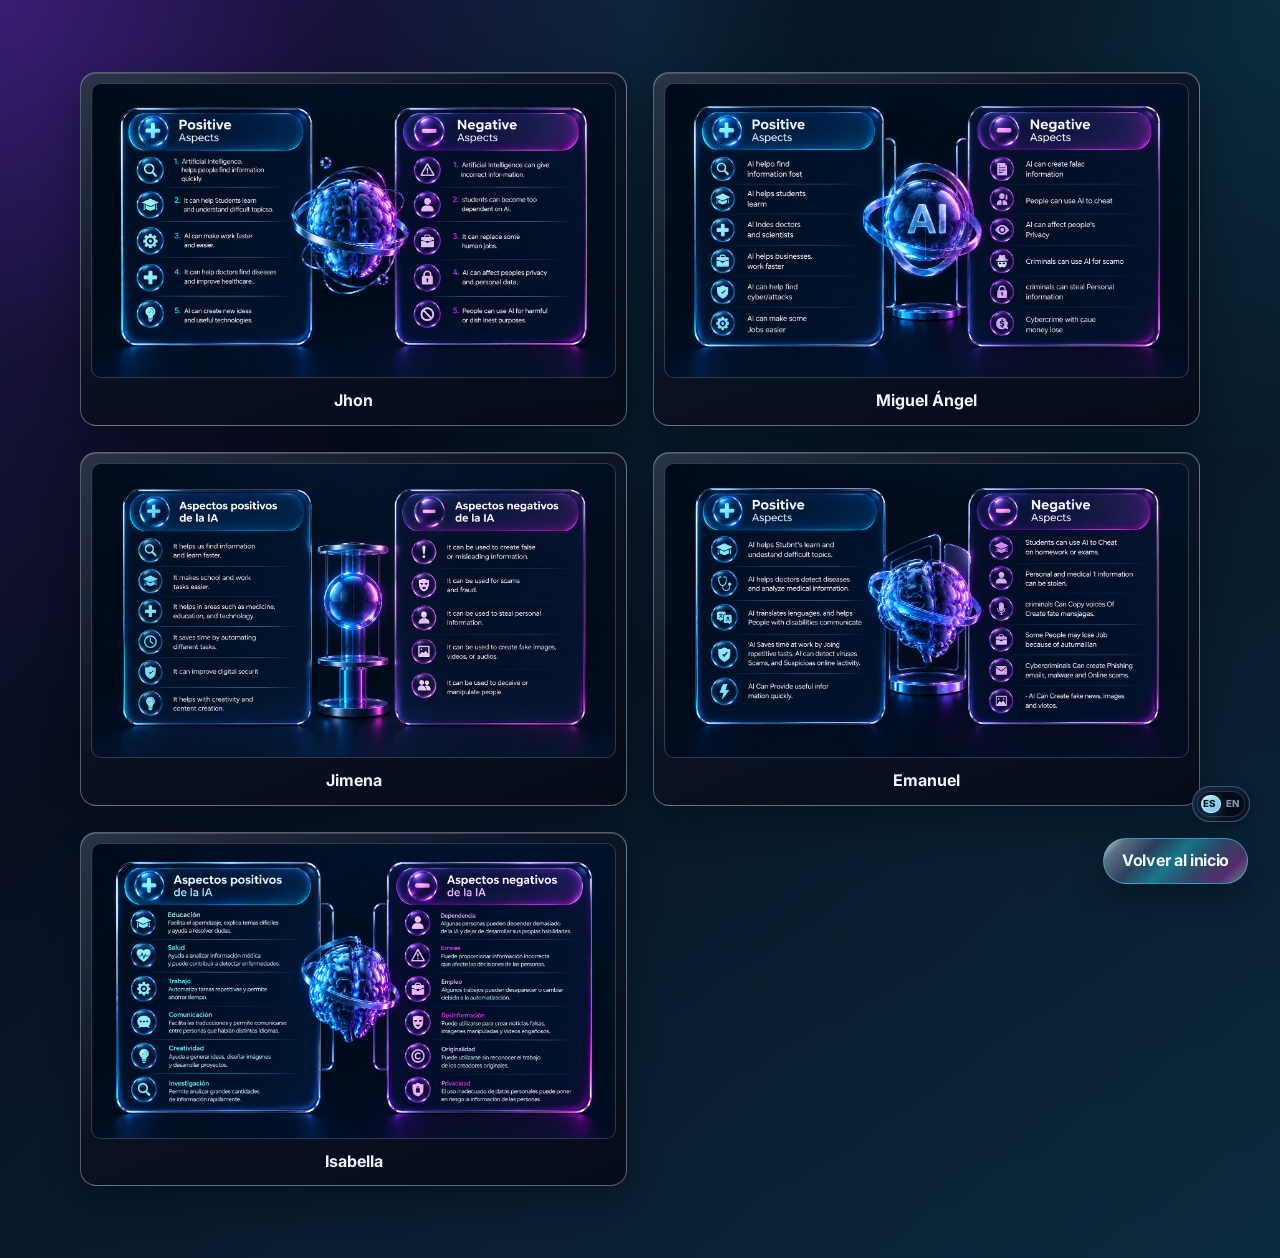
<file: paralelos.html>
<!DOCTYPE html>
<html lang="es">
  <head>
    <meta charset="UTF-8" />
    <meta name="viewport" content="width=device-width, initial-scale=1.0" />
    <meta name="theme-color" content="#050918" />
    <title>Paralelos | Más allá del feed</title>
    <link rel="preconnect" href="https://fonts.googleapis.com" />
    <link rel="preconnect" href="https://fonts.gstatic.com" crossorigin />
    <link
      href="https://fonts.googleapis.com/css2?family=Inter:wght@400;500;600;700;800;900&family=Oswald:wght@400;500;600;700&display=swap"
      rel="stylesheet"
    />
    <link rel="icon" href="assets/logo.svg" type="image/svg+xml" />
    <link rel="stylesheet" href="css/styles.css" />
  </head>
  <body class="parallel-gallery-page">
    <main class="parallel-gallery-main" aria-label="Galería de paralelos">
      <div class="parallel-gallery-grid">
        <figure class="parallel-gallery-card" data-detail>
          <img src="assets/comparacion/Infografía futurista sobre la IA.png" alt="Paralelo visual sobre aspectos positivos y negativos de la inteligencia artificial." />
          <figcaption>Jhon</figcaption>
        </figure>
        <figure class="parallel-gallery-card" data-detail>
          <img src="assets/comparacion/Infografía futurista_ aspectos positivos y negativos de la IA.png" alt="Paralelo visual sobre aspectos positivos y negativos de la inteligencia artificial." />
          <figcaption>Miguel Ángel</figcaption>
        </figure>
        <figure class="parallel-gallery-card" data-detail>
          <img src="assets/comparacion/Infografía futurista_ pros y contras de la IA.png" alt="Paralelo visual sobre aspectos positivos y negativos de la inteligencia artificial." />
          <figcaption>Jimena</figcaption>
        </figure>
        <figure class="parallel-gallery-card" data-detail>
          <img src="assets/comparacion/Infografía holográfica_ ventajas y riesgos de la IA.png" alt="Paralelo visual sobre aspectos positivos y negativos de la inteligencia artificial." />
          <figcaption>Emanuel</figcaption>
        </figure>
        <figure class="parallel-gallery-card" data-detail>
          <img src="assets/comparacion/Pros y contras de la inteligencia artificial.png" alt="Paralelo visual sobre aspectos positivos y negativos de la inteligencia artificial." />
          <figcaption>Isabella</figcaption>
        </figure>
      </div>
    </main>
    <script src="js/main.js"></script>
    <script src="js/language.js"></script>
  </body>
</html>
</file>
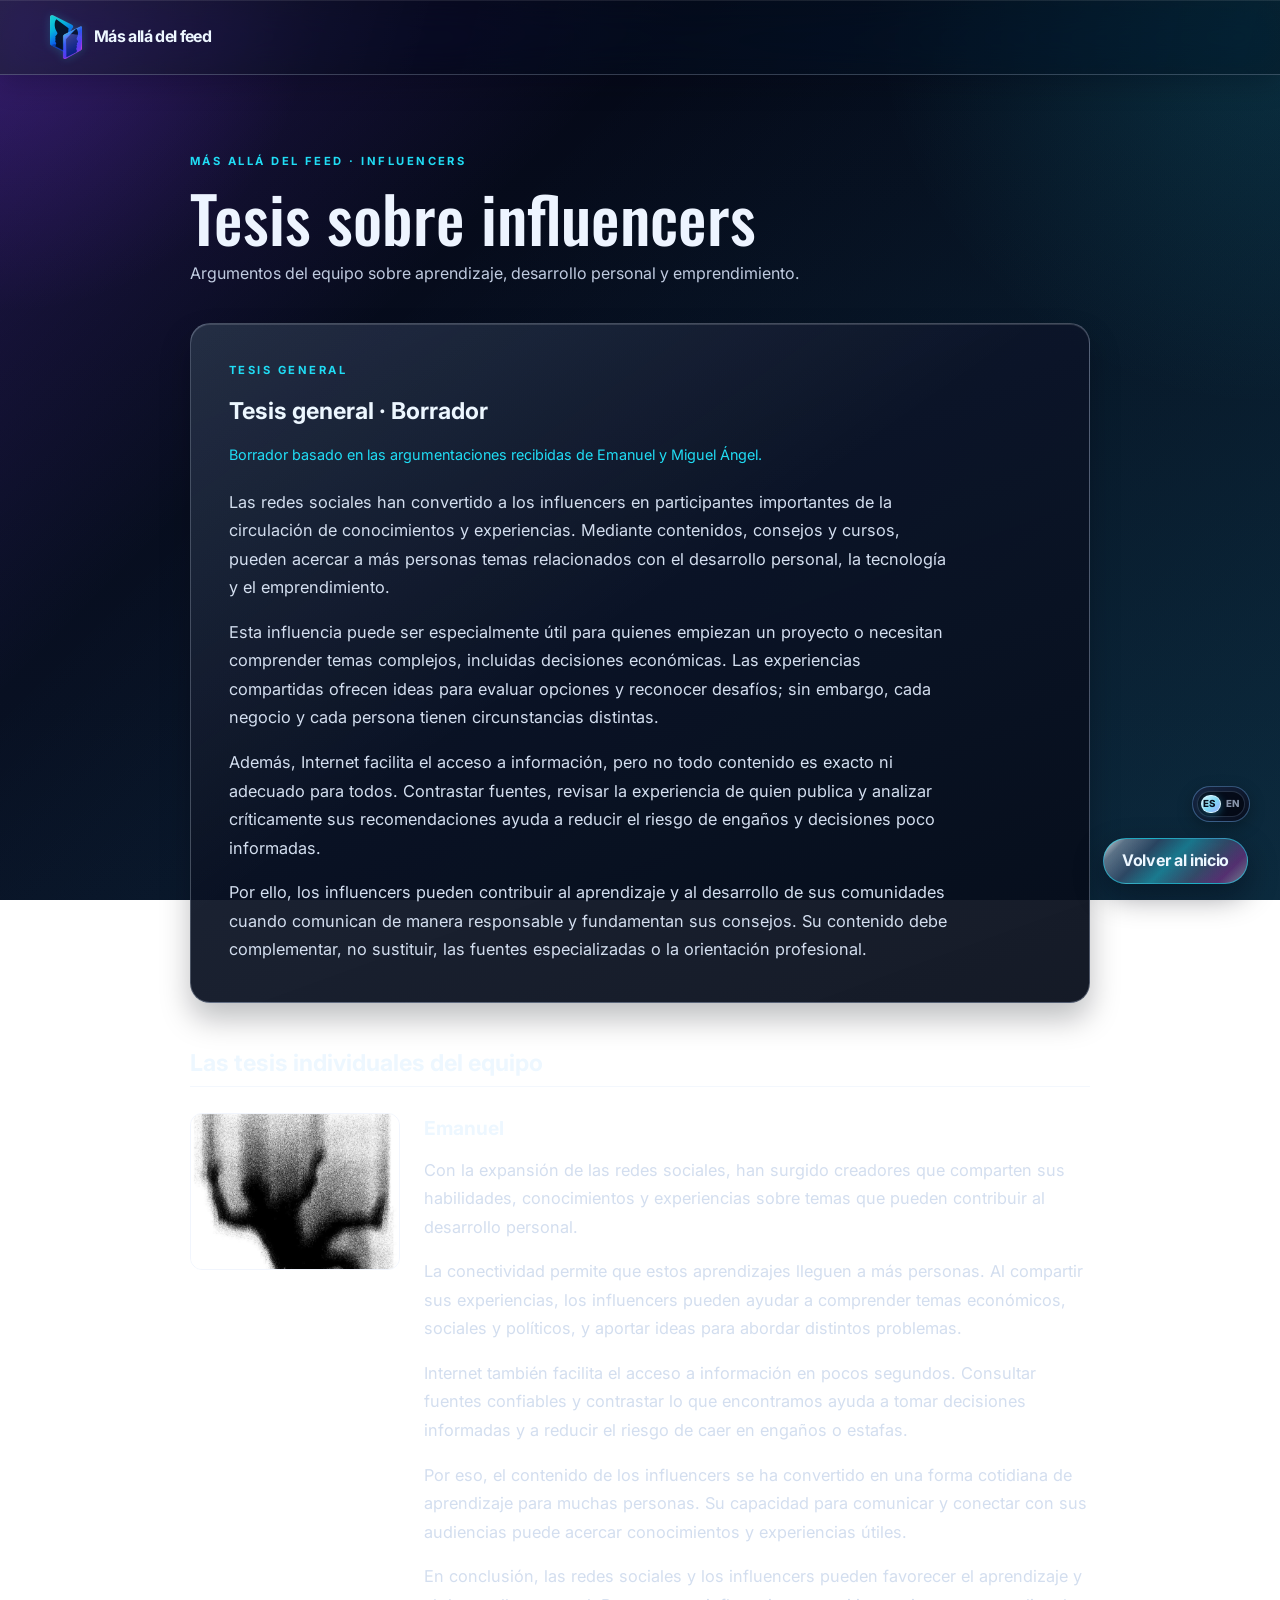
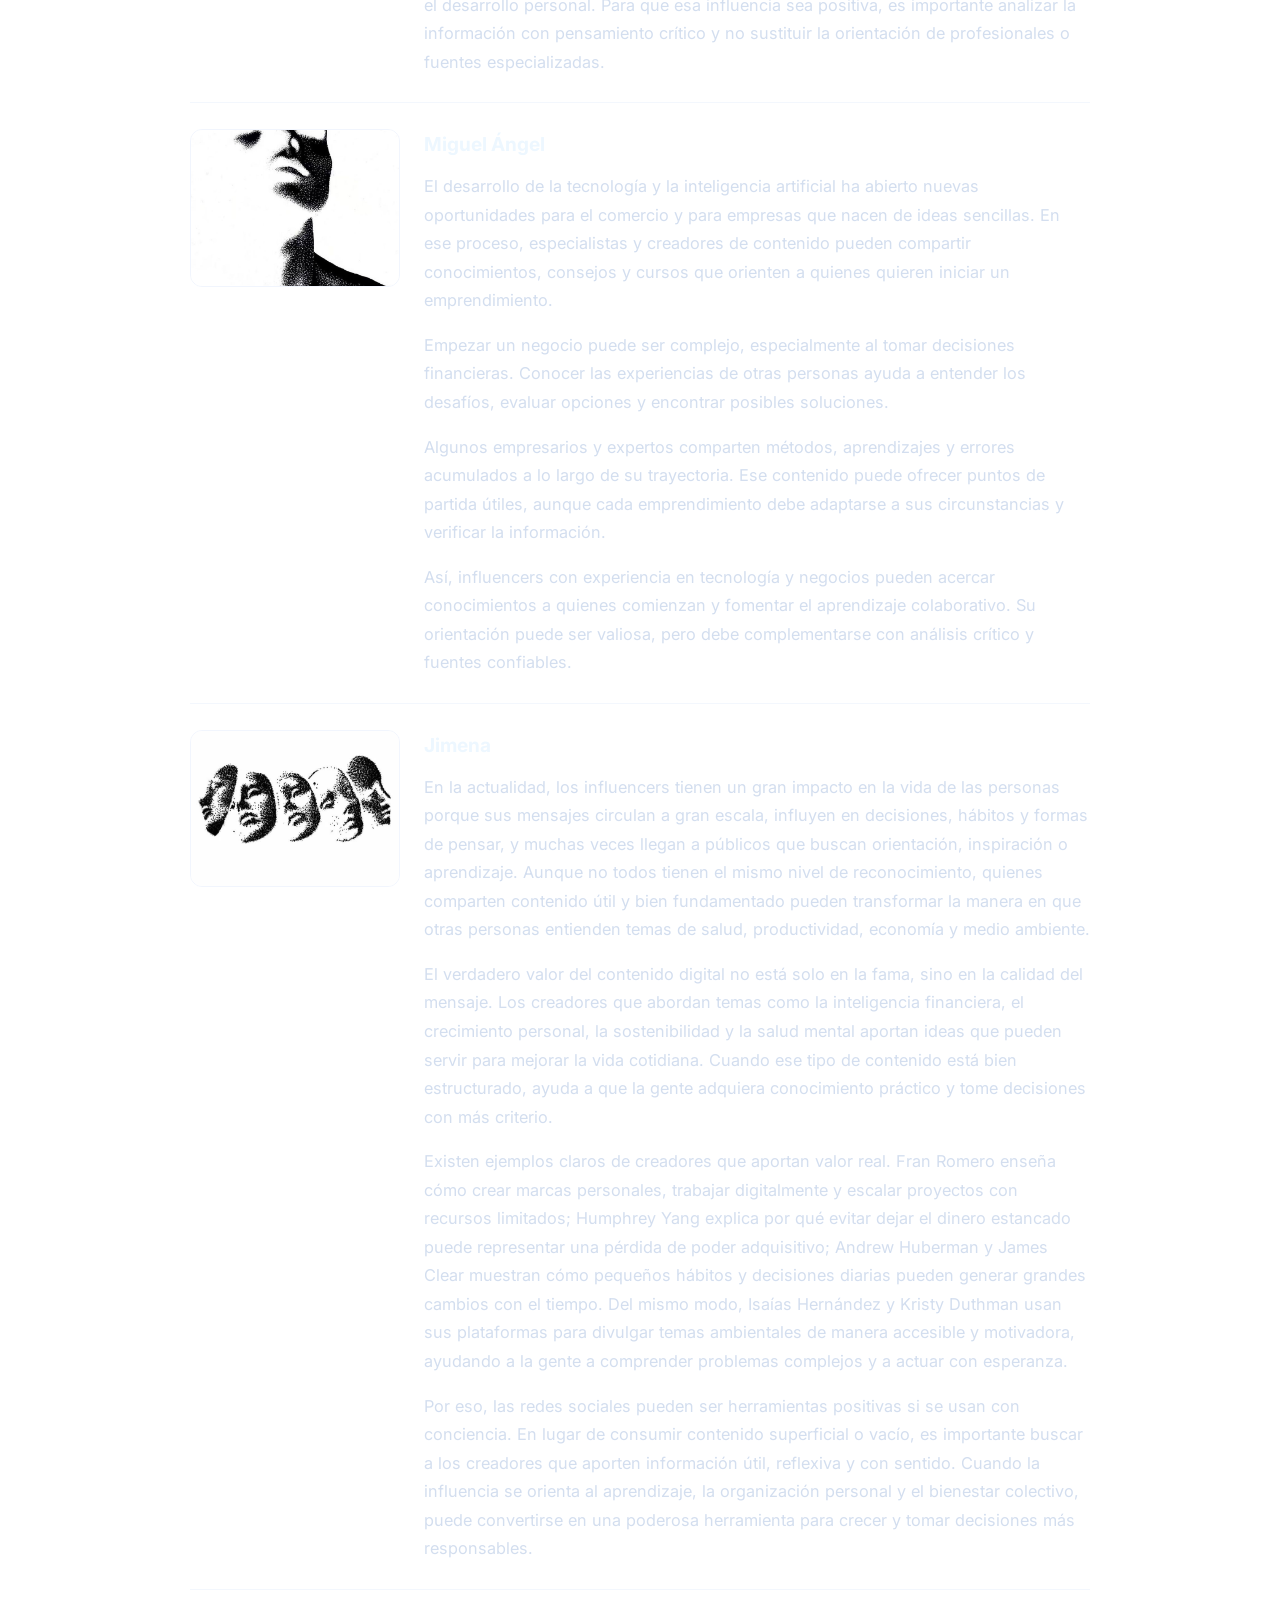
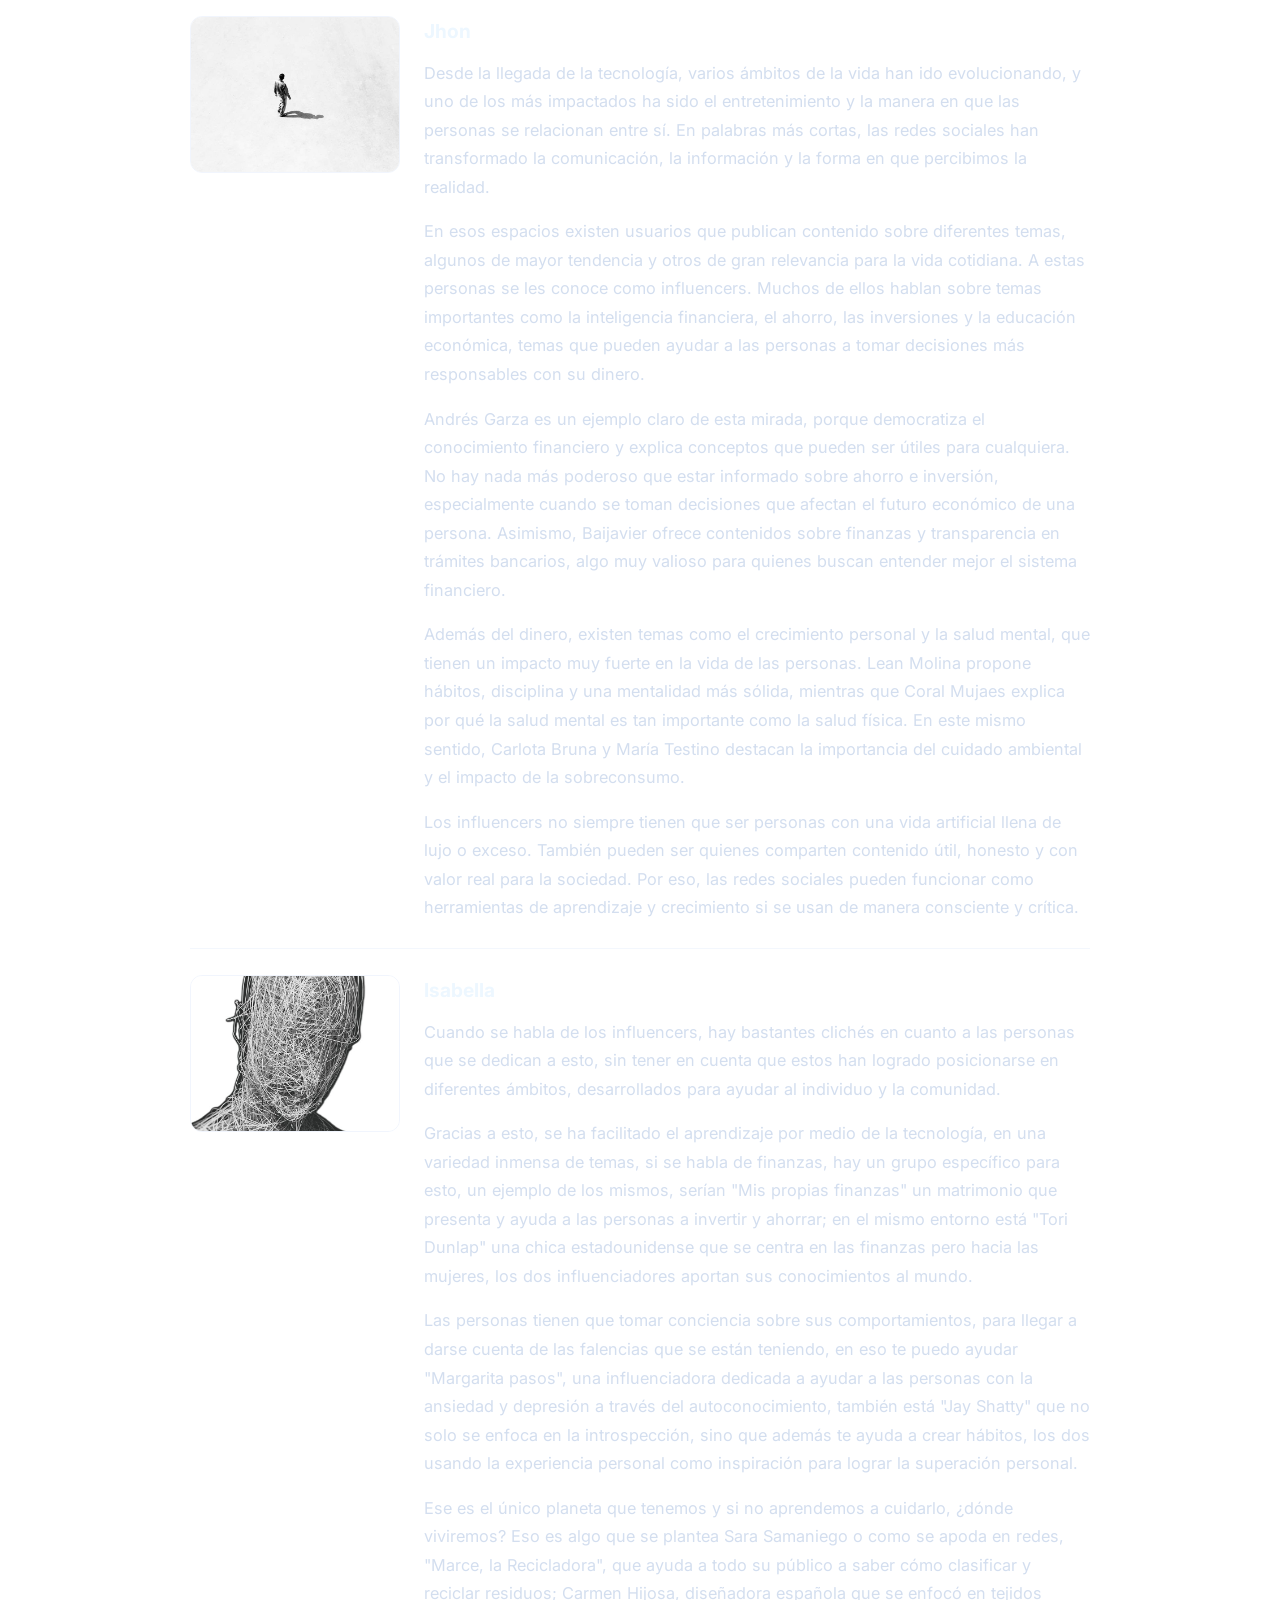
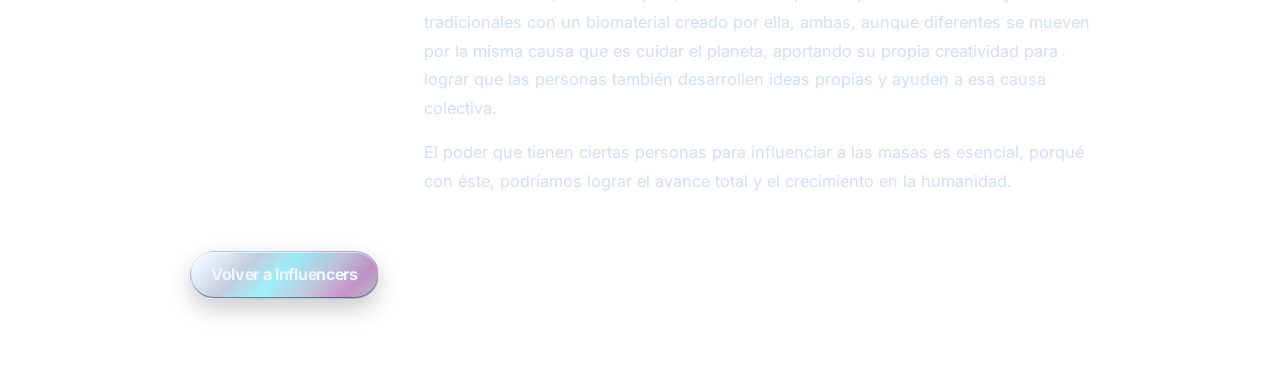
<file: tesis-influencers.html>
<!DOCTYPE html>
<html lang="es">
  <head>
    <meta charset="UTF-8" />
    <meta name="viewport" content="width=device-width, initial-scale=1.0" />
    <meta name="description" content="Tesis general y argumentos individuales sobre influencers, aprendizaje y emprendimiento." />
    <meta name="theme-color" content="#050918" />
    <title>Tesis sobre influencers | Más allá del feed</title>
    <link rel="preconnect" href="https://fonts.googleapis.com" />
    <link rel="preconnect" href="https://fonts.gstatic.com" crossorigin />
    <link href="https://fonts.googleapis.com/css2?family=Inter:wght@400;500;600;700;800;900&family=Oswald:wght@400;500;600;700&display=swap" rel="stylesheet" />
    <link rel="icon" href="assets/logo.svg" type="image/svg+xml" />
    <link rel="stylesheet" href="css/styles.css" />
  </head>
  <body class="article-page thesis-reading-page">
    <header class="site-header article-header">
      <div class="container nav-wrap">
        <a class="brand" href="index.html#influencer-project" aria-label="Volver a Influencers">
          <img src="assets/logo.svg" alt="Símbolo gráfico de DosCaras.IA" />
          <span>Más allá del feed</span>
        </a>
      </div>
    </header>

    <main class="thesis-reading-main">
      <div class="container">
        <div class="thesis-reading-shell">
          <header class="thesis-reading-header">
            <p class="eyebrow accent">Más allá del feed · Influencers</p>
            <h1>Tesis sobre influencers</h1>
            <p>Argumentos del equipo sobre aprendizaje, desarrollo personal y emprendimiento.</p>
          </header>

          <section class="thesis-reading-general" aria-labelledby="thesis-general-title">
            <p class="eyebrow accent">Tesis general</p>
            <h2 id="thesis-general-title">Tesis general · Borrador</h2>
            <p class="thesis-reading-note" id="thesis-general-note"></p>
            <div class="thesis-reading-copy" id="thesis-general-copy"></div>
          </section>

          <section class="thesis-reading-individuals" aria-labelledby="thesis-individuals-title">
            <h2 id="thesis-individuals-title">Las tesis individuales del equipo</h2>
            <div id="thesis-member-list"></div>
          </section>

          <a class="button secondary thesis-reading-return" href="index.html#influencer-project">Volver a Influencers</a>
        </div>
      </div>
    </main>

    <a class="button secondary home-return-button" href="index.html#inicio" aria-label="Volver al inicio de la página principal">Volver al inicio</a>
    <script src="js/influencer-theses-data.js"></script>
    <script src="js/theses-page.js"></script>
    <script src="js/language.js"></script>
  </body>
</html>
</file>
<file: css/styles.css>
:root {
  --bg: #050918;
  --bg-deep: #0a1020;
  --panel: rgba(11, 20, 48, 0.82);
  --panel-strong: #0b1430;
  --panel-soft: #111d3b;
  --cyan: #20ddf5;
  --electric: #367bff;
  --violet: #873cff;
  --magenta: #f13dda;
  --text: #edf7ff;
  --muted: #a9b8d7;
  --line: rgba(144, 167, 224, 0.24);
  --shadow: rgba(13, 18, 31, 0.7);
  --radius: 24px;
  --container: min(1180px, calc(100vw - 48px));
  --hero-atmosphere: linear-gradient(
    135deg,
    rgba(135, 60, 255, 0.22),
    transparent 32%,
    rgba(32, 221, 245, 0.12)
  );
  --page-background:
    var(--hero-atmosphere),
    radial-gradient(circle at top left, rgba(135, 60, 255, 0.23), transparent 20%),
    radial-gradient(circle at top right, rgba(32, 221, 245, 0.14), transparent 26%),
    linear-gradient(180deg, #050918 0%, #091225 100%);
  --chrome-edge: linear-gradient(
    135deg,
    rgba(255, 255, 255, 0.82) 0%,
    rgba(192, 210, 238, 0.36) 12%,
    rgba(70, 99, 148, 0.34) 30%,
    rgba(32, 221, 245, 0.44) 48%,
    rgba(142, 151, 205, 0.32) 68%,
    rgba(241, 61, 218, 0.4) 84%,
    rgba(255, 255, 255, 0.58) 100%
  );
  --glass-surface: linear-gradient(
    145deg,
    rgba(219, 234, 255, 0.1),
    rgba(37, 58, 98, 0.2) 30%,
    rgba(8, 15, 31, 0.74) 76%,
    rgba(32, 221, 245, 0.055)
  );
  --glass-shadow: inset 0 1px 0 rgba(255, 255, 255, 0.16),
    inset 0 -1px 0 rgba(7, 11, 25, 0.72),
    0 18px 38px rgba(2, 6, 16, 0.3);
}

* {
  box-sizing: border-box;
}

html {
  scroll-behavior: smooth;
}

body {
  margin: 0;
  background: var(--page-background);
  background-attachment: fixed;
  color: var(--text);
  font-family: "Inter", sans-serif;
  line-height: 1.6;
}

body::before {
  content: "";
  position: fixed;
  inset: 0;
  background-image: linear-gradient(rgba(255, 255, 255, 0.012) 1px, transparent 1px),
    linear-gradient(90deg, rgba(255, 255, 255, 0.009) 1px, transparent 1px);
  background-size: 32px 32px;
  pointer-events: none;
  opacity: 0.45;
}

img {
  max-width: 100%;
  display: block;
}

a {
  color: inherit;
  text-decoration: none;
}

button,
input,
textarea,
select {
  font: inherit;
}

button {
  cursor: pointer;
}

:focus-visible {
  outline: 2px solid var(--cyan);
  outline-offset: 3px;
}

.sr-only {
  position: absolute;
  width: 1px;
  height: 1px;
  padding: 0;
  margin: -1px;
  overflow: hidden;
  clip: rect(0, 0, 0, 0);
  white-space: nowrap;
  border: 0;
}

.page-shell {
  position: relative;
  overflow-x: hidden;
}

.container {
  width: var(--container);
  margin: 0 auto;
}

.section-frame {
  padding: 96px 0;
  position: relative;
}

.eyebrow {
  margin: 0 0 14px;
  font-size: 0.7rem;
  letter-spacing: 0.22em;
  text-transform: uppercase;
  color: var(--cyan);
  font-weight: 700;
}

.eyebrow.accent {
  color: var(--cyan);
}

.influencer-map-section {
  padding-top: 28px;
}

.section-head-inline {
  display: flex;
  align-items: flex-end;
  justify-content: space-between;
  gap: 16px;
  margin-bottom: 22px;
}

.influencer-map-card {
  position: relative;
  display: grid;
  gap: 24px;
  padding: 24px;
  border: 1px solid rgba(198, 214, 245, 0.34);
  border-radius: 30px;
  background:
    linear-gradient(140deg, rgba(231, 241, 255, 0.09), transparent 32%),
    linear-gradient(155deg, rgba(13, 21, 42, 0.88), rgba(8, 13, 25, 0.9));
  box-shadow:
    inset 0 1px 0 rgba(255, 255, 255, 0.18),
    0 22px 40px rgba(2, 6, 16, 0.32);
  overflow: hidden;
  color: var(--text);
  transition: transform 0.2s ease, border-color 0.2s ease, box-shadow 0.2s ease;
}

.influencer-map-card::before {
  content: "";
  position: absolute;
  inset: 0;
  background: linear-gradient(135deg, rgba(32, 221, 245, 0.1), transparent 34%, rgba(241, 61, 218, 0.1), transparent 68%, rgba(36, 192, 148, 0.1));
  pointer-events: none;
}

.influencer-map-card > * {
  position: relative;
  z-index: 1;
}

.influencer-map-card:hover,
.influencer-map-card:focus-visible {
  border-color: rgba(216, 233, 255, 0.66);
  box-shadow:
    inset 0 1px 0 rgba(255, 255, 255, 0.24),
    0 26px 48px rgba(2, 6, 16, 0.44),
    0 0 26px rgba(67, 228, 239, 0.12);
}

.map-card-badge {
  display: inline-flex;
  align-items: center;
  gap: 8px;
  width: fit-content;
  padding: 8px 12px;
  border: 1px solid rgba(154, 175, 231, 0.35);
  border-radius: 999px;
  background: rgba(7, 15, 29, 0.6);
  color: #dfefff;
  font-size: 0.76rem;
  font-weight: 700;
  letter-spacing: 0.12em;
  text-transform: uppercase;
}

.map-card-badge svg {
  width: 16px;
  height: 16px;
  fill: currentColor;
}

.map-visual {
  position: relative;
  min-height: 250px;
  border: 1px solid rgba(202, 223, 249, 0.28);
  border-radius: 24px;
  background:
    radial-gradient(circle at center, rgba(32, 221, 245, 0.18), transparent 28%),
    linear-gradient(180deg, rgba(18, 31, 58, 0.78), rgba(7, 12, 22, 0.92));
  overflow: hidden;
}

.map-arc {
  position: absolute;
  inset: 18% 20%;
  border: 1px solid rgba(140, 167, 228, 0.38);
  border-radius: 50%;
}

.map-arc.arc-two {
  inset: 28% 30%;
  border-color: rgba(241, 61, 218, 0.35);
}

.map-node {
  position: absolute;
  display: inline-flex;
  align-items: center;
  justify-content: center;
  padding: 7px 12px;
  border: 1px solid rgba(143, 167, 224, 0.26);
  border-radius: 999px;
  background: rgba(8, 15, 30, 0.78);
  color: #f0f6ff;
  font-size: 0.72rem;
  font-weight: 700;
  letter-spacing: 0.08em;
  text-transform: uppercase;
  box-shadow: 0 10px 24px rgba(2, 6, 16, 0.24);
}

.map-node.node-sustainability {
  left: 10%;
  top: 22%;
  color: #9af8ad;
  border-color: rgba(83, 219, 126, 0.45);
}

.map-node.node-growth {
  right: 10%;
  top: 20%;
  color: #ffd67d;
  border-color: rgba(246, 175, 62, 0.5);
}

.map-node.node-finance {
  left: 24%;
  bottom: 18%;
  color: #88dbff;
  border-color: rgba(72, 168, 255, 0.5);
}

.map-node.node-core {
  left: 50%;
  top: 50%;
  transform: translate(-50%, -50%);
  color: #f8faff;
  border-color: rgba(202, 223, 250, 0.42);
  background: linear-gradient(135deg, rgba(32, 221, 245, 0.24), rgba(138, 115, 255, 0.2));
}

.map-card-copy {
  display: grid;
  gap: 14px;
}

.map-card-copy h3 {
  margin: 0;
  font-size: clamp(1.7rem, 2.6vw, 2.5rem);
  line-height: 1.08;
  letter-spacing: -0.05em;
}

.map-card-copy p {
  margin: 0;
  color: var(--muted);
  max-width: 60ch;
}

.map-link {
  display: inline-flex;
  align-items: center;
  gap: 6px;
  width: fit-content;
  font-weight: 700;
  color: #dff6ff;
}

.influencer-hero-container {
  display: grid;
  gap: 14px;
}

.influencer-intro {
  max-width: 760px;
  margin: 0;
  color: var(--muted);
  font-size: 1.08rem;
}

.category-stack {
  display: grid;
  gap: 36px;
}

.profile-category {
  position: relative;
  padding: 28px;
  border: 1px solid rgba(211, 225, 248, 0.26);
  border-radius: 28px;
  background: linear-gradient(150deg, rgba(233, 242, 255, 0.07), rgba(10, 18, 35, 0.82));
  box-shadow: inset 0 1px 0 rgba(255, 255, 255, 0.13), 0 18px 30px rgba(2, 6, 16, 0.24);
  overflow: hidden;
}

.profile-category::before {
  content: "";
  position: absolute;
  inset: 0;
  pointer-events: none;
  background: linear-gradient(120deg, rgba(255,255,255,0.06), transparent 38%);
}

.profile-category > * {
  position: relative;
  z-index: 1;
}

.profile-category.green {
  border-color: rgba(87, 218, 146, 0.32);
  background: linear-gradient(150deg, rgba(34, 56, 42, 0.24), rgba(10, 18, 35, 0.82));
}

.profile-category.orange {
  border-color: rgba(255, 182, 78, 0.32);
  background: linear-gradient(150deg, rgba(72, 42, 18, 0.22), rgba(10, 18, 35, 0.82));
}

.profile-category.blue {
  border-color: rgba(80, 180, 255, 0.28);
  background: linear-gradient(150deg, rgba(24, 49, 74, 0.24), rgba(10, 18, 35, 0.82));
}

.category-heading {
  display: flex;
  align-items: center;
  gap: 18px;
  margin-bottom: 22px;
}

.category-icon {
  display: grid;
  place-items: center;
  width: 56px;
  height: 56px;
  border-radius: 16px;
  background: rgba(8, 15, 30, 0.78);
  border: 1px solid rgba(229, 238, 255, 0.26);
  color: #f6fbff;
}

.category-icon svg {
  width: 24px;
  height: 24px;
  fill: currentColor;
}

.category-heading h2,
.category-heading h5 {
  margin: 0;
  font-size: clamp(1.8rem, 3vw, 2.5rem);
  letter-spacing: -0.04em;
}

.profile-grid {
  display: grid;
  grid-template-columns: repeat(2, minmax(0, 1fr));
  gap: 22px;
}

.profile-card {
  display: grid;
  grid-template-columns: 180px minmax(0, 1fr);
  overflow: hidden;
  border-radius: 22px;
  border: 1px solid rgba(213, 227, 250, 0.26);
  background: linear-gradient(145deg, rgba(230, 240, 255, 0.07), rgba(9, 16, 30, 0.82));
  box-shadow: inset 0 1px 0 rgba(255, 255, 255, 0.12), 0 16px 28px rgba(2, 6, 16, 0.2);
}

.profile-card-green {
  border-color: rgba(120, 225, 175, 0.26);
}

.profile-card-orange {
  border-color: rgba(255, 190, 90, 0.26);
}

.profile-card-blue {
  border-color: rgba(110, 196, 255, 0.26);
}

.profile-visual {
  position: relative;
  min-height: 220px;
  background: rgba(7, 13, 24, 0.88);
}

.profile-visual img {
  width: 100%;
  height: 100%;
  object-fit: cover;
}

.profile-content {
  padding: 18px 18px 20px;
}

.profile-header {
  display: grid;
  gap: 8px;
  margin-bottom: 12px;
}

.profile-tag {
  width: fit-content;
  padding: 6px 9px;
  border-radius: 999px;
  border: 1px solid rgba(203, 220, 247, 0.3);
  background: rgba(8, 15, 30, 0.7);
  color: var(--text);
  font-size: 0.7rem;
  font-weight: 700;
  letter-spacing: 0.12em;
  text-transform: uppercase;
}

.profile-card-green .profile-tag {
  color: #b5f8cb;
  border-color: rgba(97, 230, 147, 0.4);
}

.profile-card-orange .profile-tag {
  color: #ffd898;
  border-color: rgba(255, 175, 69, 0.38);
}

.profile-card-blue .profile-tag {
  color: #b9e6ff;
  border-color: rgba(98, 180, 255, 0.38);
}

.profile-content h3,
.profile-content h5 {
  margin: 0;
  font-size: clamp(1.4rem, 2vw, 1.9rem);
  line-height: 1.15;
  letter-spacing: -0.04em;
}

.profile-content p,
.profile-content li {
  color: #d5e4f7;
}

.profile-content p {
  margin: 0 0 12px;
  line-height: 1.68;
}

.profile-content ul {
  margin: 0;
  padding-left: 18px;
  display: grid;
  gap: 8px;
}

.profile-links {
  display: flex;
  flex-wrap: wrap;
  gap: 10px;
  margin-top: 18px;
}

.profile-links a,
.profile-open {
  display: inline-flex;
  align-items: center;
  justify-content: center;
  min-height: 38px;
  padding: 0 14px;
  border: 1px solid rgba(198, 214, 245, 0.32);
  border-radius: 999px;
  background: rgba(7, 15, 29, 0.7);
  color: #edf5ff;
  font-size: 0.82rem;
  font-weight: 600;
  line-height: 1.2;
  transition: border-color 0.2s ease, transform 0.2s ease;
}

.profile-open {
  width: fit-content;
  justify-self: start;
}

.profile-links a:hover,
.profile-links a:focus-visible,
.profile-open:hover,
.profile-open:focus-visible {
  border-color: rgba(226, 240, 255, 0.72);
  transform: translateY(-1px);
}

.site-header {
  position: sticky;
  top: 0;
  z-index: 30;
  background: rgba(5, 9, 24, 0.7);
  backdrop-filter: blur(14px);
  border-bottom: 1px solid var(--line);
}

.nav-wrap {
  display: flex;
  align-items: center;
  justify-content: space-between;
  min-height: 74px;
  gap: 20px;
}

.brand {
  display: inline-flex;
  align-items: center;
  gap: 12px;
  font-weight: 700;
  letter-spacing: -0.04em;
  perspective: 500px;
}

.brand img {
  width: 32px;
  height: 44px;
  flex: 0 0 auto;
  filter: drop-shadow(0 0 5px rgba(32, 221, 245, 0.22));
}

.brand span {
  display: inline-block;
  transform: translateZ(0) rotateX(0) rotateY(0);
  transform-style: preserve-3d;
  transition: transform 0.35s ease, text-shadow 0.35s ease;
}

.brand:hover span,
.brand:focus-visible span {
  transform: translateZ(14px) rotateX(8deg) rotateY(-12deg);
  text-shadow: 2px 3px 0 rgba(32, 221, 245, 0.4), -2px -2px 0 rgba(241, 61, 218, 0.28);
}

.main-nav {
  display: flex;
  align-items: center;
  gap: 26px;
  font-size: 0.92rem;
  color: var(--muted);
}

.main-nav a {
  position: relative;
  transition: color 0.25s ease;
}

.main-nav a::after {
  content: "";
  position: absolute;
  left: 0;
  bottom: -9px;
  width: 100%;
  height: 1px;
  background: linear-gradient(90deg, var(--cyan), var(--magenta));
  transform: scaleX(0);
  transform-origin: center;
  transition: transform 0.25s ease;
}

.main-nav a:hover,
.main-nav a:focus-visible {
  color: var(--text);
}

.main-nav a:hover::after,
.main-nav a:focus-visible::after {
  transform: scaleX(1);
}

.menu-toggle {
  display: none;
  background: transparent;
  border: 1px solid var(--line);
  border-radius: 12px;
  width: 46px;
  height: 46px;
  padding: 10px;
  position: relative;
}

.menu-toggle span {
  display: block;
  width: 100%;
  height: 2px;
  background: var(--text);
  border-radius: 999px;
  margin: 5px 0;
}

.hero {
  position: relative;
  padding: 72px 0 62px;
}

.hero::before {
  content: "";
  position: absolute;
  inset: 0;
  pointer-events: none;
}

.hero-grid {
  position: relative;
  display: grid;
  grid-template-columns: 1.05fr 1fr;
  gap: 32px;
  align-items: center;
}

.hero-copy {
  position: relative;
  z-index: 1;
}

.hero-copy .eyebrow {
  font-size: 0.76rem;
}

.chrome-title {
  position: relative;
  margin: 0;
  color: rgba(250, 251, 255, 0.92);
  font-family: "Oswald", sans-serif;
  font-size: clamp(4rem, 7vw, 8.6rem);
  line-height: 0.9;
  letter-spacing: -0.05em;
  font-weight: 700;
  text-transform: uppercase;
  text-shadow: 0 1px 0 rgba(255,255,255,0.65), 0 2px 0 rgba(166,175,255,0.55), 0 16px 30px rgba(18, 25, 50, 0.8), 0 0 24px rgba(135,60,255,0.3);
  background: linear-gradient(180deg, #ffffff 0%, #d5d8ff 16%, #8aaef7 32%, #ffffff 52%, #9fa8d6 68%, #6b8df4 82%, #d5d6ff 100%);
  -webkit-background-clip: text;
  background-clip: text;
  color: transparent;
  filter: drop-shadow(0 16px 26px rgba(54, 123, 255, 0.25));
  transform: translateY(0);
  transform-style: preserve-3d;
  transition: transform 0.15s ease-out;
  animation: chromeReveal 1.1s ease-out both;
}

.chrome-title::before {
  content: attr(data-glitch);
  position: absolute;
  inset: 0;
  background: linear-gradient(90deg, rgba(255,255,255,0.14), rgba(32,221,245,0.18), rgba(255,255,255,0.14));
  mix-blend-mode: screen;
  opacity: 0.65;
  transform: translateX(-16px);
  clip-path: polygon(0 0, 100% 0, 100% 52%, 0 54%);
  animation: shinePass 2.6s ease-out 0.4s 1 both;
}

.hero-section-map {
  max-width: 510px;
  margin-top: 18px;
}

.hero-map-label {
  display: flex;
  align-items: center;
  gap: 8px;
  margin-bottom: 5px;
  color: #d9e6ff;
  font-size: 0.72rem;
  font-weight: 700;
  letter-spacing: 0.14em;
}

.hero-map-label i {
  width: 24px;
  height: 1px;
  background: linear-gradient(90deg, var(--cyan), transparent);
}

.hero-map-network {
  position: relative;
  display: grid;
  grid-template-columns: repeat(3, minmax(0, 1fr));
  grid-template-rows: repeat(3, minmax(34px, auto));
  align-items: center;
  justify-items: center;
  gap: 14px 4px;
  counter-reset: hero-map-step;
}

.hero-map-connections {
  position: absolute;
  inset: 0;
  width: 100%;
  height: 100%;
  overflow: visible;
  pointer-events: none;
}

.hero-map-connections path {
  fill: none;
  stroke: rgba(104, 142, 224, 0.43);
  stroke-width: 1;
  vector-effect: non-scaling-stroke;
}

.hero-map-connections circle {
  fill: var(--cyan);
  filter: drop-shadow(0 0 3px rgba(32, 221, 245, 0.8));
}

.hero-map-node {
  position: relative;
  z-index: 1;
  display: inline-flex;
  min-width: 0;
  min-height: 32px;
  flex-direction: column;
  align-items: center;
  justify-content: center;
  gap: 3px;
  padding: 4px 9px;
  border: 1px solid rgba(144, 167, 224, 0.3);
  border-radius: 999px;
  background: rgba(7, 14, 32, 0.9);
  color: #d9e6ff;
  font-size: clamp(0.72rem, 0.82vw, 0.76rem);
  line-height: 1.15;
  text-align: center;
  text-wrap: balance;
  transition: border-color 0.2s ease, color 0.2s ease, box-shadow 0.2s ease, transform 0.2s ease;
}

.hero-map-node::before {
  counter-increment: hero-map-step;
  content: counter(hero-map-step, decimal-leading-zero);
  color: var(--cyan);
  font-size: 0.58rem;
  font-weight: 800;
  letter-spacing: 0.08em;
  line-height: 1;
}

.hero-map-node:hover,
.hero-map-node:focus-visible {
  transform: translateY(-1px);
}

.node-home:hover,
.node-home:focus-visible {
  border-color: var(--cyan);
  box-shadow: 0 0 14px rgba(32, 221, 245, 0.2);
}

.node-news:hover,
.node-news:focus-visible,
.node-ai:hover,
.node-ai:focus-visible {
  border-color: var(--electric);
  box-shadow: 0 0 14px rgba(54, 123, 255, 0.22);
}

.node-current:hover,
.node-current:focus-visible {
  border-color: var(--cyan);
  box-shadow: 0 0 14px rgba(32, 221, 245, 0.2);
}

.node-tech:hover,
.node-tech:focus-visible,
.node-about:hover,
.node-about:focus-visible {
  border-color: var(--violet);
  box-shadow: 0 0 14px rgba(135, 60, 255, 0.22);
}

.node-opinion:hover,
.node-opinion:focus-visible {
  border-color: var(--magenta);
  box-shadow: 0 0 14px rgba(241, 61, 218, 0.2);
}

.node-influencers:hover,
.node-influencers:focus-visible,
.node-gallery:hover,
.node-gallery:focus-visible {
  border-color: var(--magenta);
  box-shadow: 0 0 14px rgba(241, 61, 218, 0.2);
}

.hero-map-node:focus-visible {
  outline-color: var(--cyan);
  outline-offset: 3px;
}

@keyframes chromeReveal {
  0% {
    opacity: 0;
    transform: translateY(18px) scale(0.97);
    filter: blur(10px);
  }
  100% {
    opacity: 1;
    transform: translateY(0) scale(1);
    filter: drop-shadow(0 16px 26px rgba(54, 123, 255, 0.25));
  }
}

@keyframes shinePass {
  0% {
    transform: translateX(-20px);
    opacity: 0;
  }
  18% {
    opacity: 0.85;
  }
  100% {
    opacity: 0;
    transform: translateX(16px);
  }
}

.lead {
  max-width: 540px;
  margin: 22px 0 0;
  color: var(--muted);
  font-size: clamp(1.05rem, 1.35vw, 1.4rem);
}

.hero-actions,
.closing-actions {
  display: flex;
  flex-wrap: wrap;
  gap: 14px;
  margin-top: 30px;
}

.button {
  position: relative;
  display: inline-flex;
  align-items: center;
  justify-content: center;
  min-height: 48px;
  border-radius: 999px;
  padding: 0 20px;
  border: 1px solid transparent;
  font-weight: 700;
  letter-spacing: -0.02em;
  transition: transform 0.2s ease, box-shadow 0.2s ease, border-color 0.2s ease;
}

.button:hover,
.button:focus-visible {
  transform: translateY(-1px);
}

.button.primary {
  background: linear-gradient(135deg, var(--cyan), #6dc8ff 20%, #8b7dff 60%, var(--magenta));
  color: #01060f;
  box-shadow: 0 18px 30px rgba(32, 221, 245, 0.18);
}

.button.secondary {
  background: rgba(255, 255, 255, 0.02);
  border-color: var(--line);
  color: var(--text);
}

.button.home-return-button {
  position: fixed;
  right: clamp(16px, 3vw, 32px);
  bottom: max(16px, env(safe-area-inset-bottom));
  z-index: 40;
  width: auto;
  min-height: 46px;
  padding: 0 18px;
  border-color: rgba(32, 221, 245, 0.56);
  background:
    linear-gradient(120deg, rgba(232, 241, 255, 0.12), rgba(255, 255, 255, 0.025) 44%, rgba(20, 40, 73, 0.32)),
    var(--chrome-edge);
  box-shadow: 0 12px 30px rgba(1, 5, 16, 0.42);
  backdrop-filter: blur(14px);
  -webkit-backdrop-filter: blur(14px);
}

.button-small {
  min-height: 38px;
  padding: 0 14px;
  font-size: 0.78rem;
}

.hero-visual {
  position: relative;
  z-index: 1;
  display: flex;
  justify-content: center;
}

.visual-frame {
  position: relative;
  width: min(100%, 560px);
  aspect-ratio: 1.08;
  border-radius: 34px;
  border: 1px solid rgba(155, 176, 235, 0.24);
  overflow: hidden;
  background:
    radial-gradient(circle at 65% 24%, rgba(243, 82, 221, 0.22), transparent 18%),
    radial-gradient(circle at 22% 62%, rgba(32, 221, 245, 0.18), transparent 16%),
    linear-gradient(135deg, rgba(9, 13, 26, 0.96), rgba(13, 20, 42, 0.98));
  box-shadow: inset 0 0 0 1px rgba(255,255,255,0.04), 0 22px 50px rgba(4, 10, 18, 0.72);
  transform: perspective(1200px) rotateX(0deg) rotateY(0deg) scale(1);
  transition: transform 0.15s ease-out;
}

.visual-frame::before,
.visual-frame::after {
  content: "";
  position: absolute;
  inset: 0;
  pointer-events: none;
}

.visual-frame::before {
  background: linear-gradient(120deg, rgba(255,255,255,0.12), transparent 30%, transparent 72%, rgba(70, 101, 255, 0.18));
}

.visual-frame::after {
  background: repeating-linear-gradient(
    180deg,
    rgba(255,255,255,0.03),
    rgba(255,255,255,0.03) 1px,
    transparent 1px,
    transparent 5px
  );
  opacity: 0.5;
}

.scene-glow {
  position: absolute;
  border-radius: 50%;
  filter: blur(30px);
  opacity: 0.6;
}

.glow-one {
  width: 300px;
  height: 300px;
  background: rgba(135, 60, 255, 0.32);
  top: 16%;
  left: 12%;
}

.glow-two {
  width: 260px;
  height: 260px;
  background: rgba(32, 221, 245, 0.22);
  right: 12%;
  bottom: 14%;
}

.signal {
  position: absolute;
  border-radius: 50%;
  border: 1px solid rgba(255, 255, 255, 0.14);
  opacity: 0.8;
}

.signal-a {
  width: 280px;
  height: 280px;
  top: 18%;
  right: 16%;
}

.signal-b {
  width: 180px;
  height: 180px;
  bottom: 12%;
  left: 18%;
}

.portrait-block {
  position: absolute;
  inset: auto 8% 4% 12%;
  height: 77%;
  border-radius: 26px;
  background: linear-gradient(160deg, rgba(17, 29, 59, 0.16), rgba(5, 7, 12, 0.2));
  border: 1px solid rgba(163, 187, 255, 0.1);
}

.portrait-head {
  position: absolute;
  width: 120px;
  height: 120px;
  top: 16%;
  left: 48%;
  transform: translateX(-50%);
  border-radius: 50%;
  background: linear-gradient(135deg, rgba(221, 222, 255, 0.96), rgba(142, 164, 223, 0.55));
  box-shadow: 0 0 40px rgba(255,255,255,0.08);
}

.portrait-body {
  position: absolute;
  width: 260px;
  height: 220px;
  left: 50%;
  bottom: 14%;
  transform: translateX(-50%);
  border-radius: 32% 32% 18% 18%;
  background: linear-gradient(180deg, rgba(125, 138, 202, 0.88), rgba(24, 33, 58, 0.9));
  box-shadow: inset 0 0 0 1px rgba(255,255,255,0.1), 0 28px 45px rgba(0,0,0,0.26);
}

.screen-panel {
  position: absolute;
  border-radius: 16px;
  border: 1px solid rgba(179, 196, 255, 0.24);
  background: linear-gradient(180deg, rgba(9, 17, 31, 0.9), rgba(23, 35, 61, 0.82));
  box-shadow: inset 0 0 0 1px rgba(255,255,255,0.04), 0 18px 25px rgba(7, 8, 12, 0.28);
}

.panel-one {
  width: 180px;
  height: 112px;
  right: 10%;
  top: 12%;
}

.panel-two {
  width: 150px;
  height: 92px;
  left: 8%;
  top: 26%;
}

.panel-three {
  width: 90px;
  height: 90px;
  left: 16%;
  bottom: 20%;
  background: linear-gradient(135deg, rgba(32,221,245,0.15), rgba(135,60,255,0.12));
}

.section-head {
  margin-bottom: 30px;
}

.section-head h2 {
  margin: 0;
  font-size: clamp(2.4rem, 3vw, 4rem);
  line-height: 0.98;
  letter-spacing: -0.06em;
}

.editorial-head {
  display: flex;
  flex-direction: column;
  align-items: flex-start;
}

.about-grid {
  display: grid;
  grid-template-columns: 0.9fr 1.1fr;
  gap: 28px;
  align-items: start;
}

.about-copy p,
.mission-box p,
.feature-copy p,
.value-card p,
.story-copy p,
.network-copy p,
.closing-copy p,
.site-footer p,
.article-body p,
.article-kicker {
  color: var(--muted);
}

.about-copy p {
  max-width: 540px;
  margin: 0;
  font-size: 1.08rem;
}

.mission-vision {
  display: grid;
  gap: 18px;
}

.mission-box {
  padding: 22px 24px 18px;
  border: 1px solid var(--line);
  border-left: 2px solid var(--cyan);
  border-radius: 18px;
  background: rgba(17, 29, 59, 0.34);
  box-shadow: inset 0 1px 0 rgba(255,255,255,0.02);
}

.label {
  display: inline-block;
  color: var(--cyan);
  text-transform: uppercase;
  letter-spacing: 0.14em;
  font-weight: 700;
  font-size: 0.7rem;
  margin-bottom: 10px;
}

.mission-box p {
  margin: 0;
}

.values-grid {
  margin-top: 28px;
  display: grid;
  grid-template-columns: repeat(4, minmax(0, 1fr));
  gap: 18px;
}

.value-card {
  padding: 22px 18px 18px;
  border-radius: var(--radius);
  background: linear-gradient(180deg, rgba(11,20,48,0.7), rgba(12,17,32,0.95));
  border: 1px solid rgba(161, 176, 231, 0.2);
  box-shadow: inset 0 1px 0 rgba(255,255,255,0.04), 0 22px 30px rgba(3,5,12,0.28);
}

.value-card h3,
.value-card h4 {
  margin: 12px 0 10px;
  font-size: 1.3rem;
}

.value-card p {
  margin: 0;
  font-size: 0.95rem;
}

.value-index {
  display: inline-block;
  color: var(--cyan);
  font-size: 0.76rem;
  letter-spacing: 0.2em;
  font-weight: 700;
}

.editorial-layout {
  display: grid;
  grid-template-columns: minmax(0, 1fr);
  gap: 22px;
  align-items: stretch;
}

.story-panel {
  position: relative;
  overflow: hidden;
  border: 1px solid rgba(158, 180, 235, 0.2);
  border-radius: 28px;
  background: rgba(10, 17, 32, 0.7);
  box-shadow: inset 0 1px 0 rgba(255,255,255,0.02);
  transition: transform 0.25s ease, border-color 0.25s ease, box-shadow 0.25s ease;
}

.story-panel:hover,
.story-panel:focus-within {
  transform: translateY(-3px);
  border-color: rgba(32, 221, 245, 0.35);
  box-shadow: 0 16px 32px rgba(16, 21, 35, 0.35);
}

.feature-story a,
.story-mini a {
  display: block;
  width: 100%;
  height: 100%;
}

.story-image,
.story-thumb,
.feature-scene,
.closing-scene,
.article-hero-art {
  position: relative;
  overflow: hidden;
  background-size: cover;
  background-position: center;
}

.story-image {
  min-height: 360px;
  background:
    linear-gradient(180deg, rgba(11, 16, 30, 0.08), rgba(11, 16, 30, 0.6)),
    radial-gradient(circle at 35% 25%, rgba(243, 82, 221, 0.45), transparent 20%),
    radial-gradient(circle at 70% 55%, rgba(32, 221, 245, 0.3), transparent 20%),
    linear-gradient(120deg, #0d1430, #111c3e 40%, #090d19 100%);
}

.story-image::before,
.story-thumb::before,
.feature-scene::before,
.closing-scene::before,
.article-hero-art::before {
  content: "";
  position: absolute;
  inset: 0;
  background: linear-gradient(135deg, rgba(255,255,255,0.12), transparent 36%, rgba(32,221,245,0.08));
}

.story-image::after,
.story-thumb::after,
.feature-scene::after,
.closing-scene::after,
.article-hero-art::after {
  content: "";
  position: absolute;
  right: -10%;
  bottom: -12%;
  width: 60%;
  height: 60%;
  background: radial-gradient(circle, rgba(135,60,255,0.35), transparent 60%);
  filter: blur(12px);
}

.image-feature {
  min-height: 420px;
}

.story-copy {
  padding: 20px 22px 22px;
}

.story-copy h3 {
  margin: 10px 0 8px;
  font-size: clamp(1.35rem, 2vw, 2.2rem);
  line-height: 1.06;
  letter-spacing: -0.05em;
}

.story-copy p {
  margin: 0;
}

.meta-tag {
  display: inline-flex;
  align-items: center;
  border-radius: 999px;
  padding: 6px 10px;
  background: rgba(32, 221, 245, 0.12);
  border: 1px solid rgba(32, 221, 245, 0.2);
  color: var(--cyan);
  font-size: 0.68rem;
  font-weight: 700;
  letter-spacing: 0.08em;
  text-transform: uppercase;
}

.story-link {
  display: inline-flex;
  margin-top: 12px;
  color: var(--text);
  font-weight: 700;
}

.side-stories {
  display: grid;
  grid-template-columns: repeat(3, minmax(0, 1fr));
  gap: 18px;
}

.story-mini {
  display: grid;
  grid-template-columns: minmax(0, 1fr);
  align-content: start;
  min-width: 0;
}

.story-thumb {
  min-height: 190px;
  aspect-ratio: 16 / 9;
  background-size: cover;
  background-position: center;
}

.thumb-one {
  background: linear-gradient(145deg, rgba(32,221,245,0.16), rgba(13,21,39,0.9)),
    linear-gradient(160deg, #1c3a5b, #111b35 56%, #040915);
}

.thumb-two {
  background: linear-gradient(145deg, rgba(135,60,255,0.16), rgba(13,21,39,0.9)),
    linear-gradient(160deg, #34285f, #101b36 52%, #040915);
}

.thumb-three {
  background: linear-gradient(145deg, rgba(241,61,218,0.16), rgba(13,21,39,0.9)),
    linear-gradient(160deg, #3f2651, #121d39 52%, #040915);
}

.story-mini .story-copy {
  padding: 18px 18px 12px;
}

.story-mini .story-copy h3 {
  font-size: 1.15rem;
  letter-spacing: -0.04em;
  margin-top: 8px;
}

.side-stories .story-answer {
  display: block;
  margin-top: 12px;
}

.side-stories .story-answer > p:first-child {
  display: -webkit-box;
  overflow: hidden;
  -webkit-box-orient: vertical;
  -webkit-line-clamp: 3;
}

.side-stories .story-answer > p:not(:first-child) {
  display: none;
}

.story-answer__more {
  display: inline-block;
  margin-top: 8px;
  color: #82eaf6;
  font-size: 0.88rem;
  font-weight: 700;
}

.content-dialog__copy .story-answer {
  display: grid;
  gap: 12px;
  padding: 14px 16px;
  border-left: 3px solid var(--cyan);
  border-radius: 0 10px 10px 0;
  background: rgba(32, 221, 245, 0.08);
}

.content-dialog__copy .story-answer > p:first-child {
  display: block;
  overflow: visible;
  -webkit-line-clamp: unset;
}

.content-dialog__copy .story-answer > p:not(:first-child) {
  display: block;
}

.content-dialog__copy .story-answer__more {
  display: none;
}

.feature-layout {
  display: grid;
  grid-template-columns: minmax(0, 1.2fr) minmax(0, 0.7fr) minmax(180px, 0.38fr);
  gap: 22px;
  align-items: center;
}

.feature-media {
  position: relative;
}

.feature-scene {
  min-height: 440px;
  border-radius: 28px;
  border: 1px solid rgba(155, 176, 235, 0.22);
  background:
    radial-gradient(circle at 25% 20%, rgba(32, 221, 245, 0.2), transparent 18%),
    radial-gradient(circle at 72% 36%, rgba(135, 60, 255, 0.34), transparent 18%),
    linear-gradient(155deg, #0a142a, #111f3d 42%, #05101a 100%);
  box-shadow: 0 28px 45px rgba(7, 10, 18, 0.45);
}

.feature-copy {
  padding: 18px 6px;
}

.feature-copy h2 {
  margin: 0 0 14px;
  font-size: clamp(2.5rem, 3vw, 4rem);
  line-height: 0.94;
  letter-spacing: -0.06em;
}

.feature-meta {
  display: flex;
  justify-content: space-between;
  gap: 14px;
  color: var(--muted);
  font-size: 0.8rem;
  letter-spacing: 0.08em;
  text-transform: uppercase;
  padding-top: 8px;
  margin-bottom: 20px;
}

.related-list {
  display: grid;
  gap: 14px;
}

.related-list article {
  display: flex;
  align-items: baseline;
  gap: 12px;
  padding: 16px 18px;
  border: 1px solid var(--line);
  border-radius: 18px;
  background: rgba(10,16,29,0.54);
}

.related-list span {
  color: var(--cyan);
  font-weight: 800;
  font-size: 0.8rem;
}

.related-list h3 {
  margin: 0;
  font-size: 1.05rem;
  line-height: 1.25;
}

.related-list .related-full {
  display: none;
}

.related-list .related-preview {
  display: -webkit-box;
  overflow: hidden;
  margin: 8px 0 0;
  color: #c0cbe0;
  -webkit-box-orient: vertical;
  -webkit-line-clamp: 3;
}

.content-dialog__copy .related-full {
  display: grid;
  gap: 12px;
  margin-top: 12px;
}

.content-dialog__copy .related-full p {
  margin: 0;
}

.content-dialog__copy .related-preview {
  display: none;
}

.network-layout {
  display: grid;
  grid-template-columns: 0.76fr minmax(0,1.2fr) minmax(180px, 0.46fr);
  gap: 22px;
  align-items: center;
}

.network-copy h2 {
  margin: 0 0 16px;
  font-size: clamp(2.6rem, 3vw, 4rem);
  line-height: 1;
  letter-spacing: -0.06em;
}

.network-visual {
  border-radius: 28px;
  border: 1px solid rgba(160, 176, 224, 0.22);
  background: radial-gradient(circle at center, rgba(32,221,245,0.08), rgba(8,12,20,0.1));
  min-height: 420px;
  display: grid;
  place-items: center;
  overflow: hidden;
}

#network-svg {
  width: 100%;
  height: 100%;
  min-height: 420px;
}

.node {
  cursor: pointer;
  transition: transform 0.2s ease, filter 0.2s ease;
}

.node circle {
  stroke: rgba(255,255,255,0.3);
  stroke-width: 1.5;
}

.node text {
  fill: var(--text);
  font-size: 13px;
  font-family: "Inter", sans-serif;
  text-anchor: middle;
  alignment-baseline: middle;
  pointer-events: none;
}

.node.is-active circle {
  stroke: var(--cyan);
  filter: drop-shadow(0 0 12px rgba(32,221,245,0.85));
}

.network-panel {
  background: rgba(10, 16, 30, 0.66);
  border: 1px solid var(--line);
  border-radius: 20px;
  padding: 20px 18px;
}

.panel-label {
  display: inline-block;
  color: var(--cyan);
  margin-bottom: 10px;
  font-size: 0.72rem;
  letter-spacing: 0.14em;
  text-transform: uppercase;
  font-weight: 700;
}

.network-panel h3 {
  margin: 0 0 8px;
  font-size: 1.75rem;
  letter-spacing: -0.04em;
}

.network-panel p {
  margin: 0;
  color: var(--muted);
}

.opinion-layout {
  display: grid;
  grid-template-columns: 1fr 1.08fr 0.9fr 0.9fr;
  gap: 18px;
  align-items: stretch;
}

.opinion-feature {
  min-height: 290px;
  display: flex;
  align-items: end;
  padding: 20px;
  background:
    linear-gradient(180deg, rgba(10, 15, 21, 0.2), rgba(5, 10, 18, 0.72)),
    radial-gradient(circle at top right, rgba(32,221,245,0.18), transparent 22%),
    linear-gradient(135deg, #101a2d, #0a1020);
}

.opinion-copy {
  width: 100%;
}

.opinion-copy h3 {
  margin: 8px 0 6px;
  font-size: clamp(2rem, 2.4vw, 2.8rem);
  letter-spacing: -0.06em;
  line-height: 1;
}

.quote-panel {
  margin: 0;
  min-height: 290px;
  border-radius: 26px;
  background: linear-gradient(180deg, rgba(17, 29, 59, 0.8), rgba(6, 9, 20, 0.92));
  border: 1px solid rgba(162, 172, 244, 0.22);
  display: grid;
  place-items: center;
  padding: 28px 22px;
  font-size: clamp(1.3rem, 1.8vw, 2.15rem);
  line-height: 1.2;
  letter-spacing: -0.04em;
  color: var(--text);
  text-wrap: balance;
}

.mini-opinion {
  min-height: 290px;
  padding: 20px 18px;
}

.mini-opinion h3 {
  margin: 10px 0 0;
  font-size: 1.5rem;
  line-height: 1.1;
  letter-spacing: -0.04em;
}

.closing-layout {
  display: grid;
  grid-template-columns: minmax(0, 0.95fr) minmax(0, 1.05fr);
  gap: 26px;
  align-items: center;
}

.closing-scene {
  min-height: 420px;
  border-radius: 30px;
  border: 1px solid rgba(160, 176, 224, 0.22);
  background:
    linear-gradient(160deg, rgba(32,221,245,0.08), transparent 26%),
    linear-gradient(120deg, #121a31, #0a1020 45%, #050918 100%);
  box-shadow: 0 28px 46px rgba(6, 9, 16, 0.45);
}

.closing-copy h2 {
  margin: 0 0 14px;
  font-size: clamp(2.7rem, 3.1vw, 5rem);
  line-height: 0.96;
  letter-spacing: -0.06em;
}

.site-footer {
  border-top: 1px solid var(--line);
  padding: 30px 0 40px;
  background: var(--page-background);
  background-attachment: fixed;
}

.footer-grid {
  display: grid;
  grid-template-columns: minmax(0, 1.5fr) minmax(0, 1fr) minmax(0, 0.9fr);
  gap: 18px;
  align-items: start;
}

.footer-brand {
  margin-bottom: 10px;
}

.footer-nav {
  display: flex;
  flex-wrap: wrap;
  gap: 16px 22px;
  color: var(--muted);
}

.footer-meta {
  display: flex;
  flex-direction: column;
  gap: 6px;
  color: var(--muted);
  text-align: right;
}

.article-page {
  background: var(--page-background);
  background-attachment: fixed;
}

.article-main {
  padding: 60px 0 40px;
}

.article-shell {
  width: min(820px, calc(100vw - 32px));
  margin: 0 auto;
  background: rgba(12, 17, 31, 0.8);
  border: 1px solid rgba(154, 176, 235, 0.22);
  border-radius: 30px;
  padding: clamp(20px, 4vw, 42px);
  box-shadow: 0 26px 44px rgba(7, 12, 21, 0.6);
}

.article-shell h1 {
  margin: 0 0 14px;
  font-size: clamp(2.6rem, 7vw, 4.5rem);
  line-height: 0.96;
  letter-spacing: -0.06em;
}

.article-kicker {
  margin: 0 0 28px;
  font-size: 1.05rem;
}

.article-hero-art {
  min-height: 300px;
  border-radius: 24px;
  border: 1px solid rgba(158, 180, 235, 0.2);
  background:
    radial-gradient(circle at 30% 26%, rgba(32,221,245,0.26), transparent 18%),
    radial-gradient(circle at 70% 42%, rgba(135,60,255,0.28), transparent 20%),
    linear-gradient(135deg, #0e1a38, #09152b 50%, #050918 100%);
}

.site-header {
  background:
    linear-gradient(105deg, rgba(229, 239, 255, 0.055), transparent 34%, rgba(32, 221, 245, 0.035)),
    rgba(5, 9, 24, 0.76);
  border-bottom-color: rgba(206, 221, 246, 0.24);
  box-shadow: 0 8px 28px rgba(1, 5, 15, 0.24), inset 0 1px 0 rgba(255, 255, 255, 0.09);
}

.main-nav.is-open {
  background:
    linear-gradient(140deg, rgba(217, 231, 255, 0.09), transparent 44%),
    rgba(9, 14, 27, 0.96);
  border-color: rgba(206, 221, 246, 0.32);
  box-shadow: inset 0 1px 0 rgba(255, 255, 255, 0.12), 0 22px 44px rgba(0, 0, 0, 0.3);
}

.menu-toggle {
  border-color: rgba(203, 219, 244, 0.34);
  background: linear-gradient(145deg, rgba(232, 241, 255, 0.1), rgba(10, 17, 35, 0.5));
  box-shadow: inset 0 1px 0 rgba(255, 255, 255, 0.14), 0 8px 20px rgba(2, 7, 19, 0.2);
}

.chrome-title {
  background-image: linear-gradient(
    180deg,
    #ffffff 0%,
    #edf4ff 12%,
    #8294b5 26%,
    #ffffff 36%,
    #b7c8e3 48%,
    #5c7198 57%,
    #f8fbff 67%,
    #879cc1 78%,
    #e6edff 89%,
    #8492b4 100%
  );
  text-shadow:
    0 1px 0 rgba(255, 255, 255, 0.82),
    0 2px 0 rgba(164, 183, 215, 0.7),
    0 4px 0 rgba(45, 59, 91, 0.82),
    0 8px 16px rgba(1, 5, 18, 0.78),
    0 0 26px rgba(116, 165, 255, 0.2);
}

.visual-frame {
  border-color: rgba(215, 229, 250, 0.48);
  background:
    linear-gradient(145deg, rgba(230, 241, 255, 0.1), transparent 26%, rgba(13, 20, 42, 0.14) 62%, rgba(241, 61, 218, 0.07)),
    radial-gradient(circle at 65% 24%, rgba(243, 82, 221, 0.17), transparent 21%),
    radial-gradient(circle at 22% 62%, rgba(32, 221, 245, 0.16), transparent 19%),
    linear-gradient(135deg, rgba(9, 13, 26, 0.88), rgba(13, 20, 42, 0.92));
  box-shadow:
    inset 0 1px 0 rgba(255, 255, 255, 0.42),
    inset 1px 0 0 rgba(225, 239, 255, 0.14),
    inset 0 -24px 44px rgba(2, 7, 19, 0.32),
    0 26px 58px rgba(2, 7, 18, 0.58),
    0 0 30px rgba(67, 150, 255, 0.08);
}

.hero-photo {
  position: absolute;
  z-index: 0;
  inset: 5%;
  width: 90%;
  height: 90%;
  border: 1px solid rgba(225, 237, 255, 0.58);
  border-radius: 22px;
  object-fit: cover;
  object-position: center;
  filter: grayscale(1) contrast(1.08) brightness(0.84);
  box-shadow:
    inset 0 1px 0 rgba(255, 255, 255, 0.65),
    0 16px 36px rgba(2, 6, 16, 0.42),
    0 0 24px rgba(32, 221, 245, 0.12);
}

.portrait-block {
  display: none;
}

.scene-glow,
.signal {
  z-index: 1;
  pointer-events: none;
}

.visual-frame::before {
  z-index: 2;
  background:
    linear-gradient(118deg, rgba(255, 255, 255, 0.23), transparent 22%, transparent 55%, rgba(106, 156, 255, 0.07) 73%, rgba(241, 61, 218, 0.08)),
    linear-gradient(180deg, rgba(225, 237, 255, 0.045), transparent 34%);
}

.visual-frame::after {
  z-index: 3;
}

.screen-panel {
  border-color: rgba(220, 234, 255, 0.42);
  background:
    linear-gradient(145deg, rgba(237, 245, 255, 0.16), transparent 32%),
    linear-gradient(180deg, rgba(9, 17, 31, 0.76), rgba(15, 27, 53, 0.66));
  box-shadow:
    inset 0 1px 0 rgba(255, 255, 255, 0.25),
    inset 1px 0 0 rgba(219, 235, 255, 0.12),
    0 16px 30px rgba(3, 7, 17, 0.34);
  backdrop-filter: blur(9px) saturate(128%);
}

.mission-box,
.value-card,
.related-list article,
.network-visual,
.network-panel,
.quote-panel,
.article-shell {
  border-color: rgba(205, 220, 246, 0.27);
  background-image:
    linear-gradient(145deg, rgba(225, 238, 255, 0.075), transparent 42%),
    linear-gradient(180deg, rgba(14, 24, 47, 0.74), rgba(7, 12, 25, 0.76));
  box-shadow: var(--glass-shadow);
}

.mission-box {
  border-left-color: rgba(90, 235, 247, 0.86);
  box-shadow:
    inset 0 1px 0 rgba(255, 255, 255, 0.17),
    inset 2px 0 0 rgba(255, 255, 255, 0.14),
    0 15px 32px rgba(2, 7, 18, 0.22);
}

.value-card {
  border-color: rgba(205, 220, 246, 0.23);
}

.story-panel,
.feature-scene,
.closing-scene,
.article-hero-art,
.network-visual,
.quote-panel {
  border-color: rgba(207, 224, 248, 0.34);
  box-shadow:
    inset 0 1px 0 rgba(255, 255, 255, 0.16),
    inset 1px 0 0 rgba(227, 238, 255, 0.08),
    0 20px 40px rgba(2, 6, 16, 0.32);
}

.story-panel {
  background:
    linear-gradient(145deg, rgba(221, 235, 255, 0.085), transparent 36%),
    rgba(10, 17, 32, 0.76);
  backdrop-filter: blur(10px) saturate(124%);
  -webkit-backdrop-filter: blur(10px) saturate(124%);
}

.story-panel:hover,
.story-panel:focus-within {
  border-color: rgba(218, 233, 255, 0.58);
  background-image:
    linear-gradient(118deg, rgba(255, 255, 255, 0.1), transparent 38%),
    linear-gradient(145deg, rgba(221, 235, 255, 0.085), transparent 36%);
  box-shadow:
    inset 0 1px 0 rgba(255, 255, 255, 0.25),
    0 18px 38px rgba(5, 12, 27, 0.4),
    0 0 22px rgba(32, 221, 245, 0.075);
}

.feature-scene,
.closing-scene,
.article-hero-art,
.opinion-feature {
  background-blend-mode: screen, screen, normal;
}

.network-visual {
  background:
    linear-gradient(145deg, rgba(231, 241, 255, 0.075), transparent 38%),
    radial-gradient(circle at center, rgba(32, 221, 245, 0.08), rgba(8, 12, 20, 0.24));
}

.network-panel {
  backdrop-filter: blur(10px) saturate(125%);
  -webkit-backdrop-filter: blur(10px) saturate(125%);
}

.related-list article {
  border-color: rgba(202, 220, 248, 0.24);
  background:
    linear-gradient(115deg, rgba(230, 241, 255, 0.07), transparent 48%),
    rgba(10, 16, 29, 0.62);
  box-shadow: inset 0 1px 0 rgba(255, 255, 255, 0.13), 0 12px 25px rgba(2, 6, 16, 0.18);
}

.quote-panel {
  background:
    linear-gradient(145deg, rgba(234, 242, 255, 0.12), transparent 38%),
    linear-gradient(180deg, rgba(17, 29, 59, 0.76), rgba(6, 9, 20, 0.86));
}

.mini-opinion {
  background-image:
    linear-gradient(145deg, rgba(231, 240, 255, 0.1), transparent 44%),
    linear-gradient(180deg, rgba(11, 20, 40, 0.8), rgba(8, 12, 25, 0.88));
  border-color: rgba(205, 220, 246, 0.27);
  box-shadow: var(--glass-shadow);
}

.closing-scene {
  background:
    linear-gradient(145deg, rgba(232, 242, 255, 0.12), transparent 42%),
    linear-gradient(160deg, rgba(32, 221, 245, 0.07), transparent 26%),
    linear-gradient(120deg, #121a31, #0a1020 45%, #050918 100%);
}

.article-shell {
  background:
    linear-gradient(145deg, rgba(231, 241, 255, 0.1), transparent 33%),
    rgba(12, 17, 31, 0.82);
  backdrop-filter: blur(12px) saturate(125%);
  -webkit-backdrop-filter: blur(12px) saturate(125%);
}

.button {
  isolation: isolate;
  overflow: hidden;
  border: 1px solid transparent;
  background-origin: border-box;
  background-clip: padding-box, border-box;
  box-shadow:
    inset 0 1px 0 rgba(255, 255, 255, 0.54),
    inset 0 -1px 0 rgba(2, 8, 20, 0.4),
    0 10px 24px rgba(2, 7, 18, 0.2);
  transition:
    transform 0.2s ease,
    box-shadow 0.25s ease,
    border-color 0.25s ease,
    background-position 0.35s ease;
}

.button.primary {
  background-image:
    linear-gradient(115deg, rgba(255, 255, 255, 0.28), rgba(255, 255, 255, 0.035) 38%, rgba(4, 16, 40, 0.18)),
    linear-gradient(120deg, #d7faff 0%, #54d9f1 18%, #679aff 45%, #a277f2 72%, #f5a6ed 100%);
  color: #07101d;
  text-shadow: 0 1px 0 rgba(255, 255, 255, 0.42);
  box-shadow:
    inset 0 1px 0 rgba(255, 255, 255, 0.72),
    inset 0 -1px 0 rgba(18, 34, 83, 0.44),
    0 14px 28px rgba(32, 136, 211, 0.18);
}

.button.secondary {
  background-image:
    linear-gradient(120deg, rgba(232, 241, 255, 0.12), rgba(255, 255, 255, 0.025) 44%, rgba(20, 40, 73, 0.32)),
    var(--chrome-edge);
  color: var(--text);
}

.button:active {
  transform: translateY(1px) scale(0.99);
  box-shadow: inset 0 2px 5px rgba(1, 5, 16, 0.38), 0 5px 12px rgba(2, 7, 18, 0.22);
}

.hero-map-node {
  border-color: rgba(212, 227, 250, 0.42);
  background:
    linear-gradient(145deg, rgba(230, 241, 255, 0.15), transparent 48%),
    rgba(7, 14, 32, 0.84);
  box-shadow:
    inset 0 1px 0 rgba(255, 255, 255, 0.2),
    inset 0 -1px 0 rgba(2, 7, 18, 0.72),
    0 5px 14px rgba(2, 6, 16, 0.22);
  backdrop-filter: blur(8px) saturate(130%);
  -webkit-backdrop-filter: blur(8px) saturate(130%);
}

.hero-map-node:hover,
.hero-map-node:focus-visible {
  border-color: rgba(233, 243, 255, 0.75);
  box-shadow:
    inset 0 1px 0 rgba(255, 255, 255, 0.38),
    0 7px 18px rgba(2, 6, 16, 0.3),
    0 0 14px rgba(67, 160, 255, 0.16);
}

@supports (backdrop-filter: blur(1px)) {
  .site-header {
    background:
      linear-gradient(105deg, rgba(229, 239, 255, 0.07), transparent 34%, rgba(32, 221, 245, 0.045)),
      rgba(5, 9, 24, 0.58);
    backdrop-filter: blur(18px) saturate(145%);
    -webkit-backdrop-filter: blur(18px) saturate(145%);
  }

  .mission-box,
  .value-card,
  .related-list article,
  .network-visual,
  .quote-panel,
  .mini-opinion {
    backdrop-filter: blur(10px) saturate(122%);
    -webkit-backdrop-filter: blur(10px) saturate(122%);
  }
}

@supports not (backdrop-filter: blur(1px)) {
  .site-header {
    background-color: rgba(5, 9, 24, 0.94);
  }

  .main-nav.is-open,
  .story-panel,
  .mission-box,
  .network-panel,
  .network-visual,
  .quote-panel,
  .mini-opinion,
  .article-shell,
  .hero-map-node,
  .screen-panel {
    background-color: rgba(8, 15, 31, 0.94);
  }
}

@media (hover: hover) {
  .mission-box,
  .value-card,
  .related-list article,
  .mini-opinion {
    transition: transform 0.24s ease, border-color 0.24s ease, box-shadow 0.24s ease;
  }

  .mission-box:hover,
  .value-card:hover,
  .related-list article:hover,
  .mini-opinion:hover {
    transform: translateY(-3px);
    border-color: rgba(220, 234, 255, 0.46);
    background-image:
      linear-gradient(118deg, rgba(255, 255, 255, 0.1), transparent 40%),
      var(--glass-surface);
    box-shadow:
      inset 0 1px 0 rgba(255, 255, 255, 0.22),
      0 18px 34px rgba(3, 8, 19, 0.34),
      0 0 18px rgba(71, 134, 255, 0.08);
  }
}

.article-body {
  margin-top: 30px;
}

.article-body p {
  margin: 0 0 20px;
  font-size: 1.08rem;
}

.article-cta {
  margin-top: 16px;
}

[data-reveal] {
  opacity: 0;
  transform: translateY(22px);
  transition: opacity 0.8s ease, transform 0.8s ease;
}

[data-reveal].is-visible {
  opacity: 1;
  transform: translateY(0);
}

@media (max-width: 980px) {
  .hero-grid,
  .about-grid,
  .feature-layout,
  .network-layout,
  .closing-layout,
  .footer-grid {
    grid-template-columns: 1fr;
  }

  .editorial-layout,
  .opinion-layout {
    grid-template-columns: 1fr;
  }

  .feature-copy {
    padding: 0;
  }

  .side-stories {
    grid-template-columns: repeat(2, minmax(0, 1fr));
  }

  .story-thumb {
    min-height: 170px;
  }

  .footer-meta {
    text-align: left;
  }
}

@media (max-width: 760px) {
  .menu-toggle {
    display: block;
  }

  .main-nav {
    position: absolute;
    top: calc(100% + 8px);
    right: 0;
    left: 0;
    display: none;
    flex-direction: column;
    align-items: flex-start;
    padding: 18px 20px;
    background: rgba(9, 14, 27, 0.98);
    border: 1px solid var(--line);
    border-radius: 18px;
    box-shadow: 0 22px 44px rgba(0,0,0,0.2);
  }

  .main-nav.is-open {
    display: flex;
  }

  .values-grid {
    grid-template-columns: 1fr 1fr;
  }

  .section-frame {
    padding: 70px 0;
  }

  .hero {
    padding-top: 52px;
  }

  .hero-actions,
  .closing-actions {
    flex-direction: column;
    align-items: stretch;
  }

  .button {
    width: 100%;
  }
}

@media (max-width: 520px) {
  .values-grid,
  .side-stories {
    grid-template-columns: 1fr;
  }

  .brand span {
    font-size: 0.9rem;
  }

  .brand img {
    width: 28px;
    height: 38px;
  }

  .section-head h2,
  .feature-copy h2,
  .closing-copy h2,
  .network-copy h2,
  .about h2,
  .story-copy h3,
  .feature-story h3,
  .article-shell h1 {
    letter-spacing: -0.045em;
  }
}

@media (max-width: 360px) {
  .hero-map-node {
    padding-right: 5px;
    padding-left: 5px;
    font-size: 0.61rem;
  }
}

@media (prefers-reduced-motion: reduce) {
  html {
    scroll-behavior: auto;
  }

  *, *::before, *::after {
    animation-duration: 0.01ms !important;
    animation-iteration-count: 1 !important;
    transition-duration: 0.01ms !important;
    scroll-behavior: auto !important;
  }
}

.main-nav a[aria-current="page"] {
  color: var(--text);
}

.main-nav a[aria-current="page"]::after {
  transform: scaleX(1);
}

.hero-map-network {
  grid-auto-rows: minmax(34px, auto);
  grid-template-rows: none;
}

.hero-map-node {
  max-width: 100%;
  padding-right: 8px;
  padding-left: 8px;
}

.node-ai,
.node-influencers {
  border-color: rgba(106, 173, 255, 0.42);
}

.node-gallery {
  border-color: rgba(232, 135, 255, 0.38);
}

.ai-news-section {
  background:
    radial-gradient(ellipse at 12% 8%, rgba(54, 123, 255, 0.13), transparent 35%),
    radial-gradient(ellipse at 88% 74%, rgba(32, 221, 245, 0.08), transparent 30%),
    linear-gradient(180deg, rgba(7, 13, 29, 0.62), rgba(10, 17, 33, 0.78));
}

.ai-news-section .section-head {
  max-width: 820px;
  margin-bottom: 28px;
}

.ai-news-intro {
  max-width: 68ch;
  margin: 18px 0 0;
  color: #c6d4e9;
  font-size: 1.04rem;
}

.news-update-note {
  margin: 14px 0 0;
  color: #c6d4e9;
  font-size: 0.86rem;
}

.news-list {
  display: grid;
  grid-template-columns: repeat(2, minmax(0, 1fr));
  gap: 20px;
}

.news-status {
  grid-column: 1 / -1;
  margin: 0;
  padding: 20px 22px;
  border: 1px solid rgba(197, 216, 242, 0.3);
  border-radius: 16px;
  background: rgba(11, 20, 40, 0.72);
  color: #dce7f7;
}

.news-card {
  min-width: 0;
  overflow: hidden;
  border: 1px solid rgba(186, 208, 240, 0.34);
  border-radius: 22px;
  background:
    linear-gradient(145deg, rgba(232, 241, 255, 0.1), transparent 38%),
    linear-gradient(160deg, rgba(16, 27, 52, 0.94), rgba(5, 10, 22, 0.96));
  box-shadow: var(--glass-shadow), 0 18px 34px rgba(2, 6, 16, 0.34);
}

.news-card--featured {
  grid-column: 1 / -1;
}

.news-card__link {
  display: grid;
  grid-template-rows: auto 1fr;
  height: 100%;
  color: inherit;
}

.news-card--featured .news-card__link {
  grid-template-columns: minmax(0, 1.04fr) minmax(0, 0.96fr);
  grid-template-rows: 1fr;
}

.news-card__visual {
  position: relative;
  min-width: 0;
  min-height: 220px;
  margin: 0;
  overflow: hidden;
  background:
    radial-gradient(ellipse at 40% 30%, rgba(32, 221, 245, 0.14), transparent 36%),
    linear-gradient(145deg, #14213f, #080e1c);
}

.news-card--featured .news-card__visual {
  min-height: 100%;
}

.news-card__visual img {
  position: absolute;
  inset: 0;
  width: 100%;
  height: 100%;
  object-fit: cover;
  transition: transform 0.55s ease;
}

.news-card__image-note {
  position: absolute;
  right: 12px;
  bottom: 12px;
  left: 12px;
  padding: 5px 9px;
  border: 1px solid rgba(222, 236, 255, 0.28);
  border-radius: 8px;
  background: rgba(5, 9, 24, 0.82);
  color: #e4edf9;
  font-size: 0.75rem;
  line-height: 1.4;
  backdrop-filter: blur(8px);
}

.news-card__category {
  font-size: 0.75rem;
}

.news-card__content {
  display: flex;
  flex-direction: column;
  align-items: flex-start;
  padding: 20px 22px 22px;
}

.news-card__metadata {
  display: flex;
  flex-wrap: wrap;
  gap: 3px;
  margin: 12px 0 8px;
  color: #c1d0e5;
  font-size: 0.8rem;
}

.news-card__source {
  color: #e0ecfc;
  font-weight: 700;
}

.news-card__title {
  margin: 0 0 10px;
  color: var(--text);
  font-size: clamp(1.28rem, 2vw, 1.7rem);
  line-height: 1.12;
  letter-spacing: -0.035em;
  text-wrap: balance;
}

.news-card--featured .news-card__title {
  font-size: clamp(1.7rem, 2.5vw, 2.35rem);
}

.news-card__original {
  margin: 0 0 12px;
  color: #c1d0e5;
  font-size: 0.82rem;
  line-height: 1.45;
  font-style: italic;
}

.news-card__summary {
  margin: 0 0 18px;
  color: #d2deef;
  font-size: 0.94rem;
  line-height: 1.65;
}

.news-card__read {
  margin-top: auto;
  color: #8feafa;
  font-size: 0.88rem;
  font-weight: 700;
  text-decoration: underline;
  text-decoration-color: rgba(143, 234, 250, 0.45);
  text-underline-offset: 4px;
}

.news-card:focus-within {
  border-color: rgba(228, 242, 255, 0.76);
  box-shadow: inset 0 1px 0 rgba(255, 255, 255, 0.24), 0 20px 36px rgba(2, 6, 16, 0.42);
}

.news-card .news-card__link:focus-visible {
  outline-offset: -4px;
}

.related-list article > div {
  min-width: 0;
}

.related-list article h3 {
  margin: 0 0 5px;
}

.related-list article p {
  margin: 0;
  color: #c5d2e7;
  font-size: 0.84rem;
  line-height: 1.5;
}

.opinion-context {
  position: relative;
  display: flex;
  min-height: 290px;
  align-items: flex-end;
  overflow: hidden;
  padding: 22px;
  border: 1px solid rgba(162, 172, 244, 0.28);
  border-radius: 26px;
  background: linear-gradient(180deg, rgba(17, 29, 59, 0.64), rgba(6, 9, 20, 0.92));
}

.opinion-context > div {
  position: relative;
  z-index: 1;
}

.opinion-context h3 {
  margin: 12px 0 9px;
  font-size: clamp(1.35rem, 1.8vw, 1.8rem);
  line-height: 1.12;
}

.opinion-context p,
.mini-opinion p {
  margin: 0;
  color: #d1dced;
  font-size: 0.92rem;
  line-height: 1.6;
}

.mini-opinion h3 {
  margin-bottom: 10px;
}

.pointer-tilt {
  transition:
    transform 0.34s cubic-bezier(0.2, 0.75, 0.25, 1),
    border-color 0.28s ease,
    box-shadow 0.28s ease;
}

.pointer-sheen {
  transition: opacity 0.28s ease;
}

@media (hover: hover) and (pointer: fine) {
  .news-card:hover {
    border-color: rgba(225, 241, 255, 0.72);
    box-shadow: inset 0 1px 0 rgba(255, 255, 255, 0.24), 0 22px 40px rgba(2, 6, 16, 0.42);
  }

  .news-card:hover .news-card__visual img {
    transform: scale(1.035);
  }
}

@media (max-width: 900px) {
  .news-card--featured .news-card__link {
    grid-template-columns: 1fr;
    grid-template-rows: auto 1fr;
  }

  .news-card--featured .news-card__visual {
    min-height: 280px;
  }
}

@media (max-width: 600px) {
  .news-list {
    grid-template-columns: 1fr;
  }

  .news-card__visual,
  .news-card--featured .news-card__visual {
    min-height: 220px;
  }

  .news-card__content {
    padding: 18px;
  }
}

@media (max-width: 1050px) {
  .nav-wrap {
    position: relative;
  }

  .menu-toggle {
    display: block;
  }

  .main-nav {
    position: absolute;
    top: calc(100% + 8px);
    right: 0;
    left: 0;
    display: none;
    max-height: min(70vh, 440px);
    flex-direction: column;
    align-items: flex-start;
    gap: 14px;
    overflow-y: auto;
    padding: 18px 20px;
    border: 1px solid var(--line);
    border-radius: 18px;
    background: rgba(9, 14, 27, 0.98);
    box-shadow: 0 22px 44px rgba(0, 0, 0, 0.2);
  }

  .main-nav.is-open {
    display: flex;
  }
}

.story-image img,
.story-thumb img,
.feature-scene img,
.closing-scene img,
.article-hero-art img {
  position: absolute;
  inset: 0;
  width: 100%;
  height: 100%;
  object-fit: cover;
}

.story-image img,
.story-thumb img {
  transition: transform 0.55s ease;
}

.story-panel:hover .story-image img,
.story-panel:hover .story-thumb img {
  transform: scale(1.035);
}

.card-image {
  display: block;
  width: 100%;
  height: 120px;
  max-height: 150px;
  margin: 0 0 14px;
  border: 1px solid rgba(210, 226, 248, 0.3);
  border-radius: 10px;
  object-fit: cover;
  box-shadow: 0 10px 22px rgba(1, 5, 16, 0.3);
}

.value-card {
  overflow: hidden;
}

.value-card .card-image {
  height: 112px;
  margin: -1px 0 16px;
}

.assignment-group {
  margin-top: 34px;
  padding: clamp(20px, 3vw, 30px);
  border: 1px solid rgba(205, 220, 246, 0.26);
  border-radius: 24px;
  background:
    linear-gradient(145deg, rgba(225, 238, 255, 0.07), transparent 42%),
    linear-gradient(180deg, rgba(14, 24, 47, 0.68), rgba(7, 12, 25, 0.76));
  box-shadow: var(--glass-shadow);
}

.assignment-group-heading {
  margin-bottom: 20px;
}

.assignment-group-heading .eyebrow,
.assignment-heading .eyebrow {
  margin-bottom: 8px;
}

.assignment-group-heading h3 {
  margin: 0 0 8px;
  font-size: clamp(1.7rem, 3vw, 2.4rem);
  letter-spacing: -0.04em;
}

.assignment-group-heading > p:last-child {
  margin: 0;
  color: #c0cbe0;
}

.assignment-shortcuts {
  display: grid;
  grid-template-columns: repeat(auto-fit, minmax(160px, 1fr));
  gap: 10px;
  margin: 22px 0 28px;
}

.assignment-shortcuts a {
  display: flex;
  min-height: 48px;
  align-items: center;
  justify-content: center;
  padding: 9px 14px;
  border: 1px solid rgba(191, 212, 244, 0.28);
  border-radius: 14px;
  background:
    linear-gradient(135deg, rgba(255, 255, 255, 0.09), transparent 48%),
    rgba(8, 15, 30, 0.72);
  color: #e8f2ff;
  font-size: 0.88rem;
  font-weight: 700;
  line-height: 1.3;
  text-align: center;
  transition: transform 0.2s ease, border-color 0.2s ease, box-shadow 0.2s ease;
}

.assignment-shortcuts a:hover,
.assignment-shortcuts a:focus-visible {
  transform: translateY(-2px);
  border-color: rgba(99, 222, 241, 0.68);
  box-shadow: 0 10px 24px rgba(32, 221, 245, 0.1);
}

.assignment-shortcuts--five {
  grid-template-columns: repeat(5, minmax(0, 1fr));
}

.assignment-group .assignment-piece {
  margin-top: 0;
  padding-top: 20px;
}

.assignment-group .assignment-piece h4 {
  margin: 0 0 10px;
  color: #edf4ff;
  font-size: 1.15rem;
}

.objective-trigger {
  width: 100%;
  display: flex;
  flex-direction: column;
  align-items: flex-start;
  gap: 10px;
  margin-top: 14px;
  padding: 22px 20px;
  border: 1px solid rgba(205, 220, 246, 0.28);
  border-radius: 18px;
  background:
    linear-gradient(145deg, rgba(231, 241, 255, 0.1), rgba(9, 17, 33, 0.7) 58%),
    rgba(10, 18, 35, 0.72);
  color: var(--text);
  text-align: left;
  box-shadow: inset 0 1px 0 rgba(255, 255, 255, 0.14), 0 18px 34px rgba(2, 6, 16, 0.24);
  transition: transform 0.2s ease, border-color 0.2s ease, box-shadow 0.2s ease;
}

.objective-trigger:hover,
.objective-trigger:focus-visible {
  transform: translateY(-2px);
  border-color: rgba(32, 221, 245, 0.66);
  box-shadow: inset 0 1px 0 rgba(255, 255, 255, 0.2), 0 22px 38px rgba(2, 6, 16, 0.28);
}

.objective-trigger-tag {
  display: inline-flex;
  align-items: center;
  min-height: 28px;
  padding: 5px 12px;
  border: 1px solid rgba(32, 221, 245, 0.38);
  border-radius: 999px;
  background: rgba(6, 13, 25, 0.72);
  color: var(--cyan);
  font-size: 0.72rem;
  font-weight: 800;
  letter-spacing: 0.08em;
  text-transform: uppercase;
}

.objective-trigger-copy {
  font-size: 1.02rem;
  line-height: 1.6;
  color: #ebf3ff;
}

.objective-hidden-content {
  display: none;
}

.objectives-slot,
#ai-domination,
#mind-map,
#cybercrimes,
#parallel,
#statements,
#influencers,
#texts,
#mission,
#vision {
  scroll-margin-top: 112px;
}

.assignment-block .assignment-shortcuts {
  margin: 0 0 26px;
}

.influencer-work-entry {
  padding: 30px 0 0;
}

#influencers[hidden] {
  display: none;
}

.mind-map-disclosure {
  display: grid;
  grid-template-columns: minmax(0, 1fr);
  align-items: center;
  gap: clamp(20px, 4vw, 42px);
  width: 100%;
  margin-top: 30px;
  padding: clamp(18px, 3vw, 30px);
  border: 1px solid rgba(198, 214, 245, 0.34);
  border-radius: 22px;
  background:
    linear-gradient(140deg, rgba(231, 241, 255, 0.09), transparent 38%),
    linear-gradient(155deg, rgba(13, 21, 42, 0.88), rgba(8, 13, 25, 0.9));
  box-shadow:
    inset 0 1px 0 rgba(255, 255, 255, 0.18),
    0 18px 34px rgba(2, 6, 16, 0.28);
  color: var(--text);
  font: inherit;
  text-align: left;
  cursor: pointer;
  transition: border-color 180ms ease, box-shadow 180ms ease, transform 180ms ease;
}

.mind-map-disclosure:hover,
.mind-map-disclosure:focus-visible,
.mind-map-disclosure[aria-expanded="true"] {
  border-color: rgba(32, 221, 245, 0.56);
  box-shadow:
    inset 0 1px 0 rgba(255, 255, 255, 0.22),
    0 22px 40px rgba(2, 6, 16, 0.36);
}

.mind-map-disclosure:hover {
  transform: translateY(-2px);
}

.mind-map-disclosure-copy {
  display: grid;
  justify-items: start;
  gap: 12px;
}

.mind-map-disclosure-title {
  color: var(--text);
  font-size: clamp(1.5rem, 3vw, 2rem);
  font-weight: 800;
  letter-spacing: -0.035em;
  line-height: 1.1;
}

.mind-map-disclosure-description {
  max-width: 42ch;
  color: #c0cbe0;
  line-height: 1.6;
}

.mind-map-disclosure-action {
  display: inline-flex;
  align-items: center;
  min-height: 38px;
  padding: 7px 13px;
  border: 1px solid rgba(32, 221, 245, 0.42);
  border-radius: 999px;
  background: rgba(7, 15, 29, 0.64);
  color: #dffbff;
  font-size: 0.82rem;
  font-weight: 700;
}

.mind-map-disclosure .mind-map-disclosure-visual {
  display: block;
  width: 100%;
  min-height: 0;
  max-height: min(60vh, 640px);
  aspect-ratio: 1408 / 768;
  margin: 0;
  border-radius: 15px;
  background: linear-gradient(180deg, rgba(6, 15, 28, 0.88), rgba(5, 10, 18, 0.96));
  overflow: hidden;
  border: 1px solid rgba(152, 193, 255, 0.18);
}

.mind-map-disclosure .mind-map-disclosure-visual::after {
  display: none;
}

.mind-map-visual {
  position: relative;
  display: block;
  width: 100%;
  height: 100%;
  overflow: hidden;
  background:
    radial-gradient(circle at 50% 30%, rgba(116, 168, 255, 0.26), transparent 16%),
    radial-gradient(circle at 35% 68%, rgba(43, 223, 190, 0.14), transparent 18%),
    linear-gradient(180deg, rgba(3, 9, 20, 0.78), rgba(4, 10, 18, 0.96));
}

.mind-map-lines {
  position: absolute;
  inset: 0;
  width: 100%;
  height: 100%;
  z-index: 0;
}

.mind-map-lines path {
  fill: none;
  stroke: rgba(120, 163, 255, 0.55);
  stroke-width: 2;
  stroke-dasharray: 8 10;
  opacity: 0.8;
}

.mind-map-card {
  position: absolute;
  z-index: 2;
  display: grid;
  gap: 8px;
  width: clamp(210px, 22vw, 320px);
  padding: 16px 18px 14px;
  border-radius: 18px;
  border: 1px solid rgba(170, 205, 255, 0.46);
  background: linear-gradient(135deg, rgba(10, 22, 38, 0.86), rgba(14, 28, 44, 0.78));
  box-shadow: inset 0 1px 0 rgba(255, 255, 255, 0.18), 0 16px 26px rgba(6, 12, 20, 0.38);
  color: #edf4ff;
  text-align: left;
  backdrop-filter: blur(8px);
}

.mind-map-card .card-title {
  display: block;
  font-size: clamp(0.54rem, 0.72vw, 0.84rem);
  font-weight: 800;
  line-height: 1.15;
  letter-spacing: 0.02em;
  text-transform: uppercase;
  color: #dff4ff;
}

.mind-map-card .card-text {
  display: block;
  font-size: clamp(0.52rem, 0.72vw, 0.75rem);
  line-height: 1.5;
  color: rgba(224, 236, 255, 0.9);
}

.card-1 { left: 3%; top: 3%; }
.card-2 { right: 3%; top: 3%; }
.card-3 { left: 3%; top: 33%; }
.card-4 { right: 3%; top: 33%; }
.card-5 { left: 16%; bottom: 6%; }
.card-6 { right: 16%; bottom: 6%; }

.mind-map-core {
  position: absolute;
  left: 50%;
  top: 50%;
  transform: translate(-50%, -50%);
  display: grid;
  justify-items: center;
  gap: 18px;
  width: clamp(220px, 35%, 420px);
  z-index: 3;
}

.mind-map-core__brain {
  position: relative;
  width: min(100%, 260px);
  aspect-ratio: 1;
  border-radius: 50%;
  background:
    radial-gradient(circle at 30% 25%, rgba(255,255,255,0.42), transparent 12%),
    radial-gradient(circle at 50% 50%, rgba(255,255,255,0.18), transparent 58%),
    linear-gradient(135deg, rgba(54, 129, 255, 0.96), rgba(132, 64, 255, 0.82), rgba(255, 84, 170, 0.76));
  box-shadow:
    0 0 40px rgba(97, 142, 255, 0.5),
    inset 0 0 30px rgba(255, 255, 255, 0.2),
    inset 0 -18px 36px rgba(35, 18, 61, 0.3);
}

.mind-map-core__brain::before,
.mind-map-core__brain::after {
  content: "";
  position: absolute;
  inset: 12% 12% 14% 12%;
  border-radius: 46% 54% 52% 48% / 48% 44% 56% 52%;
  border: 2px solid rgba(225, 235, 255, 0.25);
  transform: rotate(-12deg);
}

.mind-map-core__brain::after {
  inset: 20% 20% 18% 20%;
  border-radius: 55% 45% 46% 54% / 44% 58% 42% 56%;
  transform: rotate(12deg);
  opacity: 0.7;
}

.mind-map-core__title {
  max-width: 18ch;
  text-align: center;
  color: #eaf5ff;
  font-family: "Oswald", sans-serif;
  font-size: clamp(1.15rem, 2vw, 2.35rem);
  line-height: 1.04;
  letter-spacing: -0.04em;
  font-weight: 700;
  text-transform: uppercase;
  text-shadow: 0 0 18px rgba(197, 221, 255, 0.28);
}

.mind-map-banner {
  position: absolute;
  left: 50%;
  bottom: 6%;
  transform: translateX(-50%);
  display: inline-flex;
  align-items: center;
  justify-content: center;
  min-width: 260px;
  padding: 12px 18px;
  border-radius: 999px;
  border: 2px solid rgba(255, 191, 239, 0.7);
  background: linear-gradient(90deg, rgba(255, 96, 205, 0.35), rgba(178, 87, 255, 0.25));
  box-shadow: 0 0 24px rgba(242, 88, 214, 0.28);
  color: #f5ecff;
  font-family: "Oswald", sans-serif;
  font-size: clamp(0.8rem, 1.1vw, 1.25rem);
  letter-spacing: 0.04em;
  text-transform: uppercase;
  font-weight: 700;
  z-index: 4;
}

@media (max-width: 720px) {
  .mind-map-card {
    width: clamp(150px, 38vw, 210px);
    padding: 12px 12px 10px;
  }

  .card-1 { left: 3%; top: 6%; }
  .card-2 { right: 3%; top: 6%; }
  .card-3 { left: 3%; bottom: 22%; }
  .card-4 { right: 3%; bottom: 22%; }
  .card-5 { left: 12%; bottom: 4%; }
  .card-6 { right: 12%; bottom: 4%; }

  .mind-map-core {
    width: min(54%, 260px);
    gap: 12px;
  }

  .mind-map-core__title {
    font-size: clamp(0.9rem, 3vw, 1.5rem);
  }

  .mind-map-banner {
    min-width: 170px;
    font-size: 0.72rem;
  }
}

#influencers:not([hidden]) {
  animation: influencersReveal 320ms cubic-bezier(0.2, 0.75, 0.25, 1) both;
}

@keyframes influencersReveal {
  from {
    opacity: 0;
    transform: translateY(10px);
  }
  to {
    opacity: 1;
    transform: translateY(0);
  }
}

.influencer-work-entry .section-head-inline {
  display: block;
  margin-bottom: 18px;
}

.influencer-work-entry .section-head-inline h4 {
  margin: 0;
  color: var(--text);
  font-size: clamp(1.45rem, 3vw, 2rem);
  letter-spacing: -0.035em;
}

.texts-assignment {
  margin-top: 36px;
  padding-top: 32px;
  border-top: 1px solid rgba(205, 220, 246, 0.2);
}

.institutional-pillars {
  margin-top: 30px;
  grid-template-columns: repeat(2, minmax(0, 1fr));
}

.institutional-pillars .mission-box {
  border-left-width: 1px;
}

.texts-assignment > .introduction-slot {
  margin-bottom: 24px;
  padding: 20px;
  border: 1px solid rgba(205, 220, 246, 0.24);
  border-radius: 16px;
  background: rgba(8, 15, 30, 0.5);
}

.texts-assignment > .introduction-slot h5 {
  color: var(--text);
}

.texts-assignment > .introduction-slot p {
  margin: 0;
  color: #c0cbe0;
}

.texts-assignment > .influencer-general-thesis {
  display: grid;
  width: 100%;
  gap: 0;
  margin-bottom: 24px;
  padding: 12px;
  color: var(--text);
  font: inherit;
  text-align: left;
  cursor: pointer;
  transition: transform 0.2s ease, border-color 0.2s ease, box-shadow 0.2s ease;
}

.influencer-general-thesis__image {
  display: block;
  width: 100%;
  min-height: 0;
  aspect-ratio: 16 / 9;
  margin: 0;
  border-radius: 12px;
}

.influencer-general-thesis__copy {
  display: grid;
  justify-items: start;
  gap: 10px;
  padding: 18px 8px 8px;
}

.influencer-general-thesis:hover,
.influencer-general-thesis:focus-visible {
  transform: translateY(-2px);
  border-color: rgba(32, 221, 245, 0.66);
  box-shadow: inset 0 1px 0 rgba(255, 255, 255, 0.2), 0 22px 38px rgba(2, 6, 16, 0.28);
}

.influencer-general-thesis__title {
  color: var(--text);
  font-size: 1.6rem;
  font-weight: 800;
  line-height: 1.1;
}

.influencer-general-thesis__description {
  color: #c0cbe0;
}

.thesis-reading-page {
  background: var(--page-background);
  background-attachment: fixed;
}

.thesis-reading-main {
  min-height: calc(100vh - 100px);
  padding: clamp(42px, 7vw, 78px) 0 72px;
}

.thesis-reading-shell {
  width: min(900px, calc(100vw - 32px));
  margin: 0 auto;
}

.thesis-reading-header {
  margin-bottom: 36px;
}

.thesis-reading-header h1 {
  margin: 0 0 12px;
  color: #edf4ff;
  font-family: "Oswald", sans-serif;
  font-size: clamp(2.4rem, 6vw, 4rem);
  font-weight: 500;
  line-height: 1;
}

.thesis-reading-header > p:last-child {
  max-width: 66ch;
  margin: 0;
  color: #c0cbe0;
}

.thesis-reading-general {
  margin-bottom: 42px;
  padding: clamp(22px, 4vw, 38px);
  border: 1px solid rgba(205, 220, 246, 0.3);
  border-radius: 20px;
  background:
    linear-gradient(145deg, rgba(225, 238, 255, 0.1), transparent 46%),
    linear-gradient(160deg, rgba(15, 25, 48, 0.92), rgba(6, 12, 25, 0.94));
  box-shadow: inset 0 1px 0 rgba(255, 255, 255, 0.14), 0 16px 30px rgba(1, 6, 17, 0.26);
}

.thesis-reading-general h2,
.thesis-reading-individuals > h2 {
  margin: 0 0 12px;
  color: var(--text);
  font-size: 1.45rem;
}

.thesis-reading-note {
  margin: 0 0 22px;
  color: var(--cyan);
  font-size: 0.9rem;
}

.thesis-reading-copy p,
.thesis-reading-member-copy p {
  max-width: 72ch;
  margin: 0 0 16px;
  color: #d3deef;
  font-size: 1.02rem;
  line-height: 1.75;
}

.thesis-reading-copy p:last-child,
.thesis-reading-member-copy p:last-child {
  margin-bottom: 0;
}

.thesis-reading-individuals > h2 {
  margin-bottom: 4px;
}

.thesis-reading-member {
  display: grid;
  grid-template-columns: minmax(150px, 210px) minmax(0, 1fr);
  gap: 24px;
  padding: 26px 0;
  border-top: 1px solid rgba(205, 220, 246, 0.24);
}

.thesis-reading-member__image {
  display: block;
  width: 100%;
  aspect-ratio: 4 / 3;
  border: 1px solid rgba(205, 220, 246, 0.28);
  border-radius: 12px;
  object-fit: cover;
}

.thesis-reading-member-copy h3 {
  margin: 0 0 12px;
  color: var(--text);
  font-size: 1.2rem;
}

.thesis-reading-pending {
  color: #aebbd0;
  font-style: italic;
}

.thesis-reading-return {
  display: inline-flex;
  margin-top: 30px;
}

@media (max-width: 640px) {
  .thesis-reading-member {
    grid-template-columns: minmax(0, 1fr);
    gap: 16px;
  }

  .thesis-reading-member__image {
    max-height: 240px;
    aspect-ratio: 16 / 9;
  }
}

.thesis-slot,
.cybercrime-slot {
  position: relative;
}

#statements .thesis-slot .card-image {
  width: min(100%, 240px);
  height: 300px;
  max-height: none;
  margin: -2px auto 13px;
  object-fit: contain;
  background: #f4f4f4;
}

.assignment-canvas {
  position: relative;
  overflow: hidden;
}

.assignment-canvas img {
  position: absolute;
  inset: 0;
  width: 100%;
  height: 100%;
  object-fit: cover;
  opacity: 0.9;
}

.assignment-canvas::after {
  content: "";
  position: absolute;
  inset: 0;
  pointer-events: none;
  background: linear-gradient(180deg, rgba(5, 9, 24, 0.02), rgba(5, 9, 24, 0.5));
}

.image-note {
  position: absolute;
  z-index: 1;
  right: 10px;
  bottom: 10px;
  padding: 4px 8px;
  border: 1px solid rgba(221, 234, 251, 0.35);
  border-radius: 999px;
  background: rgba(5, 9, 24, 0.8);
  color: #e4edf9;
  font-size: 0.7rem;
  line-height: 1.4;
  backdrop-filter: blur(8px);
}

.comparison-column .card-image {
  height: 110px;
}

.influencer-text-slot .card-image {
  height: 132px;
}

.influencer-text-slot h5 {
  color: var(--text);
}

.mission-box {
  overflow: hidden;
}

.mission-box .card-image {
  height: 100px;
  margin: 0 0 12px;
}

.related-list article {
  align-items: center;
}

.related-list .related-image {
  width: 58px;
  height: 54px;
  flex: 0 0 58px;
  border: 1px solid rgba(210, 226, 248, 0.28);
  border-radius: 8px;
  object-fit: cover;
}

.opinion-feature,
.quote-panel,
.mini-opinion {
  position: relative;
  overflow: hidden;
}

.opinion-image {
  position: absolute;
  z-index: 0;
  inset: 0;
  width: 100%;
  height: 100%;
  object-fit: cover;
  opacity: 0.28;
}

.opinion-copy,
.quote-panel > *,
.mini-opinion > :not(.opinion-image) {
  position: relative;
  z-index: 1;
}

.pointer-tilt {
  position: relative;
  transform-style: preserve-3d;
  transition: transform 0.2s cubic-bezier(0.2, 0.75, 0.25, 1), border-color 0.24s ease, box-shadow 0.24s ease;
}

.pointer-sheen {
  position: absolute;
  z-index: 4;
  inset: 0;
  border-radius: inherit;
  background: radial-gradient(
    circle at var(--pointer-x, 50%) var(--pointer-y, 50%),
    rgba(231, 247, 255, 0.17),
    rgba(32, 221, 245, 0.035) 28%,
    transparent 58%
  );
  opacity: 0;
  pointer-events: none;
  transition: opacity 0.2s ease;
  mix-blend-mode: screen;
}

.pointer-tilt:hover .pointer-sheen,
.pointer-tilt:focus-visible .pointer-sheen {
  opacity: 1;
}

[data-detail] {
  cursor: pointer;
}

[data-detail]:focus-visible {
  outline: 2px solid var(--cyan);
  outline-offset: 4px;
}

.thesis-slot:hover,
.cybercrime-slot:hover,
.influencer-text-slot:hover,
.gallery-slot:hover,
.comparison-column:hover,
.assignment-piece[data-detail]:hover {
  border-color: rgba(221, 239, 255, 0.62);
  box-shadow:
    inset 0 1px 0 rgba(255, 255, 255, 0.24),
    0 18px 34px rgba(2, 6, 16, 0.36);
}

.assignment-piece[data-detail]:hover {
  border-top-color: rgba(221, 239, 255, 0.62);
}

.gallery-slot-media img {
  transition: transform 0.55s ease;
}

.gallery-slot:hover .gallery-slot-media img {
  transform: scale(1.045);
}

.detail-main {
  padding: 56px 0 76px;
}

.detail-shell {
  width: min(900px, calc(100vw - 32px));
  margin: 0 auto;
  padding: clamp(22px, 5vw, 52px);
  border: 1px solid rgba(205, 220, 246, 0.32);
  border-radius: 26px;
  background:
    linear-gradient(145deg, rgba(231, 241, 255, 0.1), transparent 33%),
    rgba(12, 17, 31, 0.88);
  box-shadow: var(--glass-shadow), 0 26px 44px rgba(7, 12, 21, 0.52);
  backdrop-filter: blur(12px) saturate(125%);
}

.detail-shell h1 {
  margin: 0 0 26px;
  font-size: clamp(2.4rem, 6vw, 4.6rem);
  line-height: 1;
  letter-spacing: -0.04em;
  text-wrap: balance;
}

.detail-content {
  color: #dce7f7;
  font-size: 1.04rem;
}

.detail-content > :first-child {
  margin-top: 0;
}

.detail-content h2,
.detail-content h3,
.detail-content h4,
.detail-content h5 {
  color: var(--text);
  line-height: 1.2;
}

.detail-content p {
  max-width: 72ch;
  line-height: 1.75;
}

.detail-content img {
  max-height: 520px;
  margin: 22px 0;
  border: 1px solid rgba(210, 226, 248, 0.4);
  border-radius: 14px;
  object-fit: cover;
  box-shadow: 0 18px 36px rgba(2, 6, 16, 0.4);
}

.detail-actions {
  display: flex;
  flex-wrap: wrap;
  gap: 14px;
  margin-top: 34px;
}

.detail-notice {
  margin: 20px 0 0;
  padding: 14px 16px;
  border: 1px solid rgba(176, 201, 234, 0.3);
  border-radius: 12px;
  color: #d4e0f0;
  background: rgba(7, 14, 29, 0.6);
}

.detail-error {
  width: min(680px, calc(100vw - 32px));
  margin: 80px auto;
  color: #ffe2e2;
}

.detail-error h1 {
  color: #fff;
}

.content-dialog {
  position: fixed;
  inset: 0;
  width: min(760px, calc(100vw - 32px));
  max-height: min(88dvh, 840px);
  margin: auto;
  padding: 1px;
  overflow: hidden;
  border: 0;
  border-radius: 20px;
  background: var(--chrome-edge);
  color: var(--text);
  box-shadow: var(--glass-shadow), 0 28px 72px rgba(1, 4, 14, 0.62);
  opacity: 0;
  transform: translateY(12px) scale(0.99);
  transition:
    opacity 180ms ease,
    transform 180ms ease,
    display 180ms allow-discrete,
    overlay 180ms allow-discrete;
}

.content-dialog[open] {
  opacity: 1;
  transform: none;
}

.content-dialog::backdrop {
  background: rgba(3, 7, 18, 0.68);
  backdrop-filter: blur(5px);
  transition:
    background-color 180ms ease,
    backdrop-filter 180ms ease,
    display 180ms allow-discrete,
    overlay 180ms allow-discrete;
}

.content-dialog[open]::backdrop {
  background: rgba(3, 7, 18, 0.68);
  backdrop-filter: blur(5px);
}

.content-dialog__surface {
  display: flex;
  max-height: inherit;
  flex-direction: column;
  overflow: hidden;
  border-radius: inherit;
  background:
    radial-gradient(ellipse at 8% 0%, rgba(32, 221, 245, 0.12), transparent 38%),
    radial-gradient(ellipse at 96% 18%, rgba(135, 60, 255, 0.12), transparent 40%),
    linear-gradient(145deg, rgba(20, 32, 58, 0.96), rgba(6, 11, 25, 0.97));
  backdrop-filter: blur(22px) saturate(145%);
  -webkit-backdrop-filter: blur(22px) saturate(145%);
}

.content-dialog__header {
  display: flex;
  flex: 0 0 auto;
  align-items: flex-start;
  justify-content: space-between;
  gap: 20px;
  padding: 22px 24px 18px;
  border-bottom: 1px solid rgba(205, 220, 246, 0.18);
}

.content-dialog__header h2 {
  margin: 0;
  color: var(--text);
  font-size: clamp(1.35rem, 3vw, 1.8rem);
  line-height: 1.2;
  text-wrap: balance;
}

.content-dialog__close {
  display: inline-flex;
  min-width: 76px;
  min-height: 40px;
  flex: 0 0 auto;
  align-items: center;
  justify-content: center;
  border: 1px solid rgba(205, 220, 246, 0.34);
  border-radius: 999px;
  background: rgba(8, 15, 30, 0.68);
  color: var(--text);
  font-size: 0.85rem;
  font-weight: 700;
  transition: border-color 180ms ease, background-color 180ms ease;
}

.content-dialog__close:hover,
.content-dialog__close:focus-visible {
  border-color: rgba(32, 221, 245, 0.72);
  background: rgba(24, 45, 70, 0.9);
}

.content-dialog__body {
  min-height: 0;
  padding: 22px 24px 26px;
  overflow-y: auto;
  overscroll-behavior: contain;
  scrollbar-color: rgba(144, 167, 224, 0.52) transparent;
}

.content-dialog__copy {
  display: grid;
  gap: 14px;
  color: #dce7f7;
}

.content-dialog__copy > :first-child {
  margin-top: 0;
}

.content-dialog__copy h3,
.content-dialog__copy h4,
.content-dialog__copy h5 {
  color: var(--text);
}

.content-dialog__copy p {
  margin: 0 0 10px;
  line-height: 1.7;
}

.content-dialog__copy img {
  width: 100%;
  max-height: 320px;
  border: 1px solid rgba(205, 220, 246, 0.25);
  border-radius: 14px;
  object-fit: cover;
}

.content-dialog--image {
  width: min(960px, calc(100vw - 32px));
}

.content-dialog--image .content-dialog__body {
  display: grid;
  place-items: center;
  padding: 14px;
}

.content-dialog--image .content-dialog__copy {
  width: 100%;
  place-items: center;
}

.content-dialog--image .content-dialog__copy img {
  width: auto;
  max-width: 100%;
  max-height: min(70dvh, 720px);
  border-color: rgba(205, 220, 246, 0.3);
  background: rgba(8, 16, 30, 0.82);
  object-fit: contain;
}

.content-dialog__profile {
  grid-template-columns: minmax(150px, 0.7fr) minmax(0, 1.3fr);
  align-items: start;
  gap: 22px;
}

.content-dialog__profile > img {
  min-height: 220px;
}

.content-dialog__profile-content {
  padding: 0;
}

.content-dialog__profile-content .profile-links {
  margin-top: 20px;
}

@starting-style {
  .content-dialog[open] {
    opacity: 0;
    transform: translateY(12px) scale(0.99);
  }

  .content-dialog[open]::backdrop {
    background: rgba(3, 7, 18, 0);
    backdrop-filter: blur(0);
  }
}

@media (max-width: 760px) {
  .hero-map-network {
    gap: 14px 2px;
  }

  .hero-map-node {
    padding-right: 8px;
    padding-left: 8px;
    font-size: 0.72rem;
  }

  .detail-main {
    padding-top: 38px;
  }

  .detail-actions {
    flex-direction: column;
  }

  .detail-actions .button {
    width: 100%;
  }
}

@media (max-width: 600px) {
  .content-dialog {
    width: calc(100vw - 24px);
    max-height: calc(100dvh - 24px);
    border-radius: 16px;
  }

  .content-dialog__header {
    gap: 12px;
    padding: 18px 18px 15px;
  }

  .content-dialog__body {
    padding: 18px 18px 22px;
  }

  .content-dialog__profile {
    grid-template-columns: minmax(0, 1fr);
  }

  .content-dialog__profile > img {
    max-height: 230px;
  }
}

@media (prefers-reduced-motion: reduce) {
  .content-dialog,
  .content-dialog::backdrop,
  .content-dialog__close {
    transition: none;
  }
}

@media (hover: none), (prefers-reduced-motion: reduce) {
  .pointer-tilt {
    transform: none !important;
  }

  .pointer-sheen {
    display: none;
  }
}

.school-work {
  background: var(--page-background);
  background-attachment: fixed;
}

.school-work .section-head {
  max-width: 760px;
}

.school-work .section-head h2 {
  margin: 0 0 14px;
  font-size: clamp(2.4rem, 5vw, 4.4rem);
  line-height: 0.98;
  letter-spacing: -0.04em;
}

.school-work .section-head > p:last-child,
.assignment-piece > p,
.thesis-slot p,
.comparison-column p,
.cybercrime-slot p,
.influencer-text-slot p {
  color: #c0cbe0;
}

.assignment-block {
  padding: 42px 0 64px;
  border-top: 1px solid rgba(202, 220, 246, 0.24);
  scroll-margin-top: 100px;
}

.assignment-heading {
  margin-bottom: 30px;
}

.assignment-heading h3 {
  max-width: none;
  margin: 0;
  font-family: "Oswald", sans-serif;
  font-size: clamp(2.1rem, 3vw, 3.1rem);
  font-weight: 500;
  line-height: 1;
  color: #edf4ff;
}

.assignment-content h4,
.assignment-content h5 {
  color: var(--text);
}

.assignment-content h4 {
  margin: 0 0 18px;
  font-size: clamp(1.25rem, 2vw, 1.65rem);
  letter-spacing: -0.025em;
}

.assignment-content h5 {
  margin: 0 0 8px;
  font-size: 1rem;
}

.thesis-index {
  display: flex;
  flex-wrap: wrap;
  gap: 9px;
  margin-bottom: 18px;
}

.thesis-index a {
  padding: 6px 11px;
  border: 1px solid rgba(172, 194, 229, 0.25);
  border-radius: 999px;
  color: #dce8fa;
  font-size: 0.82rem;
  transition: color 0.2s ease, border-color 0.2s ease;
}

.thesis-index a:hover,
.thesis-index a:focus-visible {
  color: #fff;
  border-color: rgba(194, 231, 255, 0.68);
}

.thesis-list {
  display: grid;
  grid-template-columns: repeat(2, minmax(0, 1fr));
  gap: 12px;
}

.thesis-slot,
.cybercrime-slot {
  min-width: 0;
  padding: 18px;
  border: 1px solid rgba(204, 221, 245, 0.26);
  border-radius: 15px;
  background:
    linear-gradient(145deg, rgba(234, 242, 255, 0.09), transparent 42%),
    linear-gradient(160deg, rgba(15, 25, 48, 0.94), rgba(6, 12, 25, 0.95));
  box-shadow: inset 0 1px 0 rgba(255, 255, 255, 0.16), 0 14px 28px rgba(1, 6, 17, 0.28);
  scroll-margin-top: 112px;
}

.thesis-slot p,
.assignment-piece p,
.cybercrime-slot p,
.influencer-text-slot p {
  margin: 0;
  line-height: 1.65;
}

#statements .thesis-slot > p:first-of-type {
  display: -webkit-box;
  overflow: hidden;
  -webkit-box-orient: vertical;
  -webkit-line-clamp: 3;
}

#statements .thesis-slot > p:not(:first-of-type) {
  display: none;
}

.assignment-piece {
  margin-top: 42px;
  padding-top: 30px;
  border-top: 1px solid rgba(202, 220, 246, 0.2);
}

.assignment-piece:first-child {
  margin-top: 0;
  padding-top: 0;
  border-top: 0;
}

.assignment-piece > p {
  margin: -6px 0 18px;
}

.assignment-piece.project-introduction {
  margin: 0;
  padding: clamp(20px, 3vw, 30px);
  border: 1px solid rgba(205, 220, 246, 0.3);
  border-radius: 18px;
  background:
    linear-gradient(145deg, rgba(225, 238, 255, 0.1), transparent 46%),
    linear-gradient(160deg, rgba(15, 25, 48, 0.92), rgba(6, 12, 25, 0.94));
  box-shadow: inset 0 1px 0 rgba(255, 255, 255, 0.14), 0 16px 30px rgba(1, 6, 17, 0.26);
}

.assignment-piece.project-introduction > p {
  margin: 0;
}

.assignment-piece.project-introduction > p + p {
  margin-top: 12px;
}

.assignment-canvas {
  min-height: 150px;
  margin-top: 18px;
  border: 1px solid rgba(204, 221, 245, 0.28);
  border-radius: 15px;
  background:
    radial-gradient(ellipse at 50% 50%, rgba(32, 221, 245, 0.12), transparent 34%),
    linear-gradient(142deg, rgba(231, 241, 255, 0.1), transparent 38%),
    linear-gradient(155deg, rgba(16, 27, 52, 0.88), rgba(5, 10, 22, 0.92));
  box-shadow: inset 0 1px 0 rgba(255, 255, 255, 0.2), 0 16px 30px rgba(2, 6, 17, 0.25);
}

.comparison-layout {
  display: grid;
  grid-template-columns: repeat(2, minmax(0, 1fr));
  gap: 24px;
}

.parallel-member-card .card-image,
.influencer-thesis-card .card-image {
  height: 150px;
  max-height: 180px;
  margin: -2px 0 13px;
  object-fit: contain;
  background: rgba(8, 16, 30, 0.8);
  padding: 6px;
}

.parallel-gallery-entry {
  display: grid;
  width: 100%;
  grid-template-columns: minmax(0, 1.15fr) minmax(0, 0.85fr);
  align-items: center;
  gap: clamp(18px, 3vw, 30px);
  padding: clamp(12px, 2vw, 18px);
  border: 1px solid rgba(210, 226, 249, 0.38);
  border-radius: 20px;
  background:
    linear-gradient(145deg, rgba(232, 242, 255, 0.12), transparent 38%),
    linear-gradient(160deg, rgba(16, 24, 46, 0.92), rgba(6, 12, 25, 0.94));
  box-shadow: inset 0 1px 0 rgba(255, 255, 255, 0.14), 0 16px 30px rgba(1, 6, 16, 0.28);
  color: #e3edf9;
  font-size: 1rem;
  line-height: 1.65;
  text-wrap: pretty;
  transition: transform 0.24s ease, border-color 0.24s ease, box-shadow 0.24s ease;
}

.parallel-gallery-entry__image {
  display: block;
  overflow: hidden;
  aspect-ratio: 16 / 9;
  border: 1px solid rgba(206, 222, 247, 0.24);
  border-radius: 13px;
  background: rgba(5, 11, 25, 0.92);
}

.parallel-gallery-entry__image img {
  display: block;
  width: 100%;
  height: 100%;
  object-fit: cover;
  transition: transform 0.35s ease, filter 0.35s ease;
}

.parallel-gallery-entry__copy {
  display: grid;
  justify-items: start;
  gap: 12px;
  padding: 8px clamp(4px, 1vw, 14px) 8px 0;
  color: #c9d7ea;
  line-height: 1.6;
}

.parallel-gallery-entry__title {
  color: #f0f7ff;
  font-size: clamp(1.35rem, 2.4vw, 2rem);
  font-weight: 800;
  line-height: 1.12;
  text-wrap: balance;
}

.parallel-gallery-entry__copy .mind-map-disclosure-action {
  margin-top: 4px;
}

.parallel-gallery-entry:hover .parallel-gallery-entry__image img,
.parallel-gallery-entry:focus-visible .parallel-gallery-entry__image img {
  transform: scale(1.035);
  filter: saturate(1.08) brightness(1.05);
}

.parallel-gallery-entry:hover,
.parallel-gallery-entry:focus-visible {
  transform: perspective(1000px) rotateX(1deg) translateY(-3px);
  border-color: rgba(228, 240, 255, 0.72);
  box-shadow: inset 0 1px 0 rgba(255, 255, 255, 0.2), 0 22px 38px rgba(1, 6, 16, 0.38);
}

.parallel-gallery-page {
  min-height: 100vh;
  background:
    radial-gradient(ellipse at 50% 0%, rgba(32, 221, 245, 0.12), transparent 38%),
    var(--page-background);
}

.parallel-gallery-main {
  display: grid;
  min-height: 100vh;
  place-items: center;
  padding: clamp(30px, 6vw, 72px) 18px;
}

.parallel-gallery-grid {
  display: grid;
  width: min(1120px, 100%);
  grid-template-columns: repeat(2, minmax(0, 1fr));
  gap: clamp(16px, 2.4vw, 26px);
}

.parallel-gallery-card {
  position: relative;
  min-width: 0;
  margin: 0;
  padding: 10px;
  cursor: zoom-in;
  border: 1px solid rgba(211, 226, 250, 0.38);
  border-radius: 16px;
  background:
    linear-gradient(145deg, rgba(237, 244, 255, 0.12), transparent 42%),
    linear-gradient(160deg, rgba(17, 26, 46, 0.94), rgba(6, 11, 24, 0.96));
  box-shadow:
    inset 0 1px 0 rgba(255, 255, 255, 0.17),
    0 18px 34px rgba(1, 5, 16, 0.32);
  overflow: hidden;
  transition: transform 0.26s ease, border-color 0.26s ease, box-shadow 0.26s ease;
}

.parallel-gallery-card:hover,
.parallel-gallery-card:focus-within {
  transform: perspective(1000px) rotateX(1deg) translateY(-4px) scale(1.008);
  border-color: rgba(232, 241, 255, 0.72);
  box-shadow:
    inset 0 1px 0 rgba(255, 255, 255, 0.22),
    0 24px 42px rgba(1, 5, 16, 0.4);
}

.parallel-gallery-card:focus-visible {
  outline: 2px solid var(--cyan);
  outline-offset: 3px;
}

.parallel-gallery-card img {
  display: block;
  width: 100%;
  aspect-ratio: 16 / 9;
  border: 1px solid rgba(206, 222, 247, 0.2);
  border-radius: 10px;
  object-fit: contain;
  background: rgba(8, 16, 30, 0.82);
  transition: filter 0.26s ease;
}

.parallel-gallery-card:hover img {
  filter: saturate(1.08) brightness(1.04);
}

.parallel-gallery-card figcaption {
  padding: 12px 8px 4px;
  color: #edf4ff;
  font-size: 1rem;
  font-weight: 700;
  line-height: 1.3;
  text-align: center;
  text-wrap: balance;
}

@media (max-width: 640px) {
  .parallel-gallery-entry {
    grid-template-columns: minmax(0, 1fr);
    gap: 16px;
    padding: 12px;
  }

  .parallel-gallery-entry__copy {
    padding: 4px 4px 8px;
  }
}

@media (prefers-reduced-motion: reduce) {
  .parallel-gallery-entry,
  .parallel-gallery-card,
  .parallel-gallery-card img {
    transition: none;
  }

  .parallel-gallery-entry:hover,
  .parallel-gallery-entry:focus-visible,
  .parallel-gallery-card:hover,
  .parallel-gallery-card:focus-within {
    transform: none;
  }
}

.member-gallery-page {
  min-height: 100vh;
  background:
    radial-gradient(circle at top, rgba(32, 221, 245, 0.12), transparent 24%),
    radial-gradient(circle at bottom right, rgba(136, 89, 255, 0.14), transparent 26%),
    var(--page-background);
}

.member-gallery-main {
  min-height: 100vh;
  display: grid;
  place-items: center;
  padding: clamp(36px, 8vw, 72px) 18px;
}

.member-gallery-shell {
  width: min(1100px, 100%);
}

.member-gallery-grid {
  display: grid;
  grid-template-columns: repeat(auto-fit, minmax(180px, 1fr));
  gap: 18px;
}

.member-gallery-card {
  display: grid;
  place-items: center;
  min-height: 120px;
  padding: 18px 20px;
  border: 1px solid rgba(211, 226, 250, 0.42);
  border-radius: 18px;
  background:
    linear-gradient(145deg, rgba(237, 244, 255, 0.12), transparent 42%),
    linear-gradient(160deg, rgba(17, 26, 46, 0.94), rgba(6, 11, 24, 0.96));
  box-shadow:
    inset 0 1px 0 rgba(255, 255, 255, 0.14),
    0 18px 32px rgba(1, 5, 16, 0.3);
  text-align: center;
  transition: transform 0.28s ease, border-color 0.28s ease, box-shadow 0.28s ease;
}

.member-gallery-card:hover,
.member-gallery-card:focus-visible {
  transform: translateY(-4px);
  border-color: rgba(232, 241, 255, 0.7);
  box-shadow:
    inset 0 1px 0 rgba(255, 255, 255, 0.18),
    0 24px 38px rgba(1, 5, 16, 0.38);
}

.member-gallery-card span {
  color: var(--text);
  font-size: clamp(1rem, 2vw, 1.35rem);
  font-weight: 700;
  letter-spacing: -0.03em;
  text-wrap: balance;
}

.influencer-thesis-heading {
  margin: 26px 0 12px;
}

.comparison-column {
  min-height: 130px;
  padding: 18px 0 0;
  border-top: 1px solid rgba(209, 224, 247, 0.38);
}

.cybercrime-grid,
.influencer-texts {
  display: grid;
  grid-template-columns: repeat(2, minmax(0, 1fr));
  gap: 16px;
  margin-top: 20px;
}

.cybercrime-slot .assignment-canvas {
  min-height: 180px;
  margin: 14px 0;
}

.influencer-text-slot {
  min-height: 170px;
  padding: 22px 0;
  border-top: 1px solid rgba(208, 224, 247, 0.38);
  border-bottom: 1px solid rgba(208, 224, 247, 0.16);
}

.gallery-page {
  min-height: 100vh;
}

.gallery-main {
  min-height: calc(100vh - 180px);
  padding: clamp(54px, 8vw, 100px) 0 76px;
}

.gallery-intro {
  margin-bottom: clamp(34px, 5vw, 58px);
}

.gallery-intro h1 {
  margin: 0 0 14px;
  color: #edf4ff;
  font-family: "Oswald", sans-serif;
  font-size: clamp(3.8rem, 10vw, 6rem);
  font-weight: 600;
  line-height: 0.95;
  text-shadow: 0 2px 0 rgba(137, 157, 190, 0.7), 0 12px 28px rgba(2, 6, 17, 0.7);
}

.gallery-intro > p:last-child {
  max-width: 65ch;
  margin: 0;
  color: #c0cbe0;
  font-size: 1.05rem;
  text-wrap: pretty;
}

.gallery-grid {
  display: grid;
  grid-template-columns: repeat(4, minmax(0, 1fr));
  gap: clamp(14px, 2vw, 24px);
}

.gallery-slot {
  min-width: 0;
  margin: 0;
  padding: 8px;
  border: 1px solid rgba(211, 228, 250, 0.48);
  border-radius: 17px;
  background:
    linear-gradient(145deg, rgba(239, 246, 255, 0.14), transparent 37%),
    linear-gradient(165deg, rgba(18, 28, 51, 0.9), rgba(5, 10, 22, 0.96));
  box-shadow:
    inset 0 1px 0 rgba(255, 255, 255, 0.4),
    inset 1px 0 0 rgba(224, 238, 255, 0.13),
    0 18px 34px rgba(1, 5, 16, 0.4);
  transition: transform 0.28s ease, border-color 0.28s ease, box-shadow 0.28s ease;
}

.gallery-slot:hover {
  transform: perspective(900px) rotateX(1deg) translateY(-3px);
  border-color: rgba(236, 246, 255, 0.76);
  box-shadow:
    inset 0 1px 0 rgba(255, 255, 255, 0.54),
    0 24px 40px rgba(1, 5, 16, 0.48);
}

.gallery-slot-media {
  position: relative;
  display: grid;
  place-items: center;
  aspect-ratio: 4 / 3;
  overflow: hidden;
  border: 1px solid rgba(207, 224, 247, 0.21);
  border-radius: 10px;
  background:
    radial-gradient(ellipse at 32% 24%, rgba(255, 255, 255, 0.1), transparent 24%),
    radial-gradient(ellipse at 70% 72%, rgba(32, 221, 245, 0.1), transparent 32%),
    linear-gradient(145deg, rgba(20, 34, 62, 0.92), rgba(5, 10, 22, 0.98));
}

.gallery-slot-media::before {
  content: "";
  position: absolute;
  inset: 0;
  pointer-events: none;
  background: linear-gradient(125deg, rgba(255, 255, 255, 0.11), transparent 24%, transparent 69%, rgba(141, 177, 226, 0.06));
}

.gallery-slot-media img {
  position: absolute;
  inset: 0;
  width: 100%;
  height: 100%;
  object-fit: contain;
}

.gallery-slot.is-populated .gallery-placeholder {
  display: none;
}

.gallery-placeholder {
  position: relative;
  padding: 8px 11px;
  border: 1px solid rgba(210, 226, 248, 0.24);
  border-radius: 999px;
  color: #d6e2f5;
  font-size: 0.78rem;
  text-align: center;
}

.gallery-slot figcaption {
  padding: 12px 8px 6px;
  color: #d9e5f8;
  font-size: 0.78rem;
  letter-spacing: 0.04em;
  text-wrap: pretty;
}

.gallery-return {
  margin-top: 38px;
}

@media (max-width: 980px) {
  .gallery-grid {
    grid-template-columns: repeat(2, minmax(0, 1fr));
  }
}

@media (max-width: 760px) {
  .main-nav {
    max-height: min(70vh, 440px);
    overflow-y: auto;
  }
}

@media (max-width: 520px) {
  .thesis-list,
  .comparison-layout,
  .cybercrime-grid,
  .institutional-pillars,
  .influencer-texts,
  .gallery-grid {
    grid-template-columns: 1fr;
  }

  .parallel-gallery-grid {
    grid-template-columns: minmax(0, 1fr);
  }

  .school-work .section-head h2 {
    font-size: clamp(2.2rem, 10vw, 3.1rem);
  }

  .assignment-group {
    padding: 18px;
  }

  .assignment-shortcuts--five {
    grid-template-columns: repeat(2, minmax(0, 1fr));
  }

  .assignment-block {
    padding-top: 32px;
  }

  .gallery-slot-media {
    aspect-ratio: 5 / 3;
  }

  .gallery-return .button {
    width: 100%;
  }
}

@media (max-width: 980px) {
  .profile-grid {
    grid-template-columns: minmax(0, 1fr);
  }
}

@media (max-width: 620px) {
  .profile-category {
    padding: 20px;
  }

  .mind-map-disclosure {
    gap: 18px;
    margin-top: 22px;
  }

  .mind-map-disclosure .mind-map-disclosure-visual {
    max-height: 52vh;
  }

  .profile-card {
    grid-template-columns: minmax(0, 1fr);
  }

  .profile-visual {
    min-height: 230px;
    max-height: 280px;
  }
}

@media (hover: none) {
  .story-panel:hover,
  .gallery-slot:hover {
    transform: none;
  }

  .gallery-slot:hover .gallery-slot-media img,
  .parallel-gallery-card:hover,
  .member-gallery-card:hover,
  .parallel-gallery-entry:hover,
  .influencer-general-thesis:hover {
    transform: none;
  }

  .mind-map-disclosure:hover {
    transform: none;
  }
}

@media (prefers-reduced-motion: reduce) {
  #influencers:not([hidden]) {
    animation: none;
  }

  .mind-map-disclosure {
    transition: none;
  }
}

.network-layout {
  grid-template-columns: minmax(0, 1fr);
  gap: 30px;
}

.network-copy {
  max-width: 760px;
}

.network-copy h2 {
  max-width: 12ch;
  margin-bottom: 18px;
  font-size: clamp(2.8rem, 5.4vw, 5rem);
  line-height: 0.98;
  letter-spacing: -0.035em;
  text-wrap: balance;
}

.network-copy > p {
  max-width: 66ch;
  color: #c6d4e9;
}

.network-experience {
  display: grid;
  grid-template-columns: minmax(0, 1fr) minmax(240px, 0.32fr);
  gap: 22px;
  align-items: stretch;
}

.network-visual {
  position: relative;
  isolation: isolate;
  height: clamp(540px, 58vw, 670px);
  min-height: 540px;
  overflow: hidden;
  border: 1px solid rgba(205, 220, 246, 0.32);
  border-radius: 28px;
  background:
    radial-gradient(ellipse at 50% 50%, rgba(48, 99, 148, 0.2), transparent 48%),
    radial-gradient(ellipse at 18% 22%, rgba(32, 221, 245, 0.09), transparent 32%),
    radial-gradient(ellipse at 82% 76%, rgba(135, 60, 255, 0.12), transparent 34%),
    linear-gradient(145deg, rgba(12, 23, 43, 0.94), rgba(5, 10, 23, 0.97));
  box-shadow:
    inset 0 1px 0 rgba(255, 255, 255, 0.18),
    inset 0 -1px 0 rgba(4, 8, 18, 0.8),
    0 24px 48px rgba(2, 6, 16, 0.38);
}

.network-visual::before,
.network-visual::after {
  position: absolute;
  z-index: 1;
  inset: 0;
  content: "";
  pointer-events: none;
}

.network-visual::before {
  background:
    linear-gradient(118deg, rgba(255, 255, 255, 0.09), transparent 24%, transparent 70%, rgba(185, 204, 255, 0.04)),
    radial-gradient(ellipse at 50% 50%, transparent 30%, rgba(2, 6, 15, 0.22));
}

.network-visual::after {
  inset: 10px;
  border: 1px solid rgba(211, 228, 255, 0.07);
  border-radius: 20px;
}

#network-svg {
  position: absolute;
  z-index: 0;
  inset: 0;
  width: 100%;
  height: 100%;
  min-height: 0;
  overflow: hidden;
}

.network-orbit-line {
  fill: none;
  stroke: rgba(175, 207, 245, 0.1);
  stroke-width: 1;
}

.network-spoke {
  fill: none;
  stroke: rgba(136, 178, 224, 0.18);
  stroke-width: 1;
  stroke-dasharray: 3 8;
  opacity: 0.7;
  transition: opacity 220ms ease, stroke 220ms ease, stroke-width 220ms ease;
}

.network-link {
  fill: none;
  stroke: rgba(181, 200, 234, 0.32);
  stroke-width: 1.4;
  opacity: 0.62;
  transition: opacity 220ms ease, stroke-width 220ms ease, filter 220ms ease;
}

.network-link.is-active {
  stroke: url(#network-link-gradient);
  stroke-width: 2.4;
  opacity: 1;
  filter: drop-shadow(0 0 5px rgba(67, 228, 239, 0.45));
}

.network-spoke.is-active {
  stroke: rgba(67, 228, 239, 0.72);
  stroke-width: 1.8;
  opacity: 0.95;
}

.network-core {
  position: absolute;
  z-index: 2;
  top: 50%;
  left: 50%;
  display: grid;
  width: 176px;
  aspect-ratio: 1;
  place-items: center;
  transform: translate(-50%, -50%);
  border: 1px solid transparent;
  border-radius: 50%;
  background:
    linear-gradient(150deg, rgba(25, 43, 69, 0.9), rgba(7, 13, 27, 0.96)) padding-box,
    var(--chrome-edge) border-box;
  box-shadow:
    inset 0 1px 0 rgba(255, 255, 255, 0.22),
    inset 0 -16px 28px rgba(3, 8, 20, 0.48),
    0 22px 42px rgba(1, 5, 15, 0.5);
  text-align: center;
}

.network-core::before {
  position: absolute;
  inset: 10px;
  border: 1px solid rgba(202, 229, 255, 0.15);
  border-radius: inherit;
  content: "";
  box-shadow: inset 0 0 24px rgba(67, 228, 239, 0.08);
}

.network-core::after {
  position: absolute;
  inset: -20px;
  z-index: -1;
  border: 1px solid rgba(110, 207, 245, 0.16);
  border-radius: inherit;
  content: "";
  box-shadow: 0 0 32px rgba(68, 125, 255, 0.08);
}

.network-core-orbit {
  position: absolute;
  inset: 20px;
  border: 1px solid rgba(135, 208, 255, 0.15);
  border-radius: inherit;
  transform: rotate(-24deg) scaleX(1.22);
}

.network-core-label {
  position: relative;
  color: #f1f7ff;
  font-size: 1rem;
  font-weight: 600;
  line-height: 1.35;
  letter-spacing: -0.02em;
  text-shadow: 0 2px 14px rgba(32, 221, 245, 0.26);
}

.network-nodes {
  position: absolute;
  z-index: 3;
  inset: 0;
  pointer-events: none;
}

.network-node {
  position: absolute;
  top: var(--node-y);
  left: var(--node-x);
  width: 146px;
  min-height: 68px;
  padding: 0;
  transform: translate(-50%, -50%);
  border: 0;
  color: var(--text);
  background: transparent;
  cursor: pointer;
  pointer-events: auto;
  text-align: left;
  -webkit-tap-highlight-color: transparent;
}

.network-node--medium {
  width: 164px;
}

.network-node--primary {
  width: 188px;
}

.network-node-surface {
  position: relative;
  display: flex;
  min-height: 72px;
  align-items: center;
  gap: 13px;
  overflow: hidden;
  padding: 16px 18px;
  border: 1px solid rgba(211, 225, 248, 0.28);
  border-radius: 18px;
  background:
    linear-gradient(118deg, rgba(247, 251, 255, 0.11), transparent 44%),
    linear-gradient(155deg, rgba(23, 39, 66, 0.88), rgba(8, 15, 30, 0.91));
  box-shadow:
    inset 0 1px 0 rgba(255, 255, 255, 0.17),
    0 14px 30px rgba(2, 6, 16, 0.38);
  backdrop-filter: blur(16px) saturate(135%);
  -webkit-backdrop-filter: blur(16px) saturate(135%);
  transition: border-color 200ms ease, background-color 200ms ease, box-shadow 200ms ease;
}

.network-node-label {
  color: #eaf4ff;
  font-size: 0.95rem;
  font-weight: 600;
  line-height: 1.25;
  text-wrap: balance;
}

.network-node--primary .network-node-label {
  font-size: 1.08rem;
}

.network-node-beacon {
  position: relative;
  flex: 0 0 11px;
  width: 11px;
  height: 11px;
  border: 1px solid rgba(193, 243, 255, 0.76);
  border-radius: 50%;
  background: radial-gradient(circle at 35% 30%, #efffff, #43e4ef 48%, #367bff);
  box-shadow: 0 0 12px rgba(67, 228, 239, 0.44);
}

.network-node-beacon::after {
  position: absolute;
  inset: -5px;
  border: 1px solid rgba(96, 210, 240, 0.18);
  border-radius: inherit;
  content: "";
}

.network-node.is-active .network-node-surface,
.network-node:hover .network-node-surface {
  border-color: rgba(151, 234, 250, 0.72);
  background:
    linear-gradient(118deg, rgba(246, 253, 255, 0.17), transparent 48%),
    linear-gradient(155deg, rgba(27, 54, 82, 0.96), rgba(8, 18, 34, 0.96));
  box-shadow:
    inset 0 1px 0 rgba(255, 255, 255, 0.24),
    0 16px 32px rgba(2, 6, 16, 0.48),
    0 0 20px rgba(67, 228, 239, 0.12);
}

.network-node.is-active .network-node-beacon {
  box-shadow: 0 0 16px rgba(67, 228, 239, 0.82);
}

.network-node:focus-visible {
  z-index: 4;
  outline: none;
}

.network-node:focus-visible .network-node-surface {
  outline: 2px solid var(--cyan);
  outline-offset: 4px;
}

.network-experience.is-visible .network-node-surface {
  animation: network-drift 8s ease-in-out infinite;
  animation-delay: var(--float-delay);
}

.network-panel {
  align-self: center;
  min-height: 250px;
  padding: 28px 24px;
  border-color: rgba(205, 220, 246, 0.32);
  border-radius: 22px;
  background:
    linear-gradient(145deg, rgba(225, 238, 255, 0.09), transparent 44%),
    linear-gradient(180deg, rgba(14, 24, 47, 0.84), rgba(7, 12, 25, 0.88));
  box-shadow:
    inset 0 1px 0 rgba(255, 255, 255, 0.17),
    0 18px 36px rgba(2, 6, 16, 0.3);
  backdrop-filter: blur(12px) saturate(130%);
  -webkit-backdrop-filter: blur(12px) saturate(130%);
}

.network-panel .panel-label {
  margin-bottom: 15px;
  color: #7debf4;
  font-size: 0.67rem;
  letter-spacing: 0.16em;
}

.network-panel h3 {
  margin: 0 0 12px;
  color: #f2f7ff;
  font-size: clamp(1.6rem, 2.3vw, 2.15rem);
  line-height: 1.05;
  letter-spacing: -0.035em;
}

.network-panel p {
  color: #c4d3e9;
  font-size: 0.95rem;
  line-height: 1.65;
}

.network-panel .button {
  align-self: flex-start;
  margin-top: 22px;
}

@keyframes network-drift {
  0%,
  100% {
    translate: 0 0;
  }

  50% {
    translate: 0 -5px;
  }
}

@media (max-width: 980px) {
  .network-experience {
    grid-template-columns: minmax(0, 1fr);
  }

  .network-panel {
    align-self: stretch;
    min-height: 0;
  }
}

@media (max-width: 760px) {
  .network-layout {
    gap: 24px;
  }

  .network-copy h2 {
    font-size: clamp(2.65rem, 10vw, 4rem);
  }

  .network-experience {
    gap: 14px;
  }

  .network-visual {
    display: grid;
    height: auto;
    min-height: 0;
    gap: 0;
    padding: 20px;
    overflow: visible;
  }

  .network-visual::after {
    inset: 8px;
    border-radius: 20px;
  }

  #network-svg {
    display: none;
  }

  .network-core {
    position: relative;
    top: auto;
    left: auto;
    z-index: 2;
    width: 132px;
    margin: 8px auto 22px;
    transform: none;
  }

  .network-core::after {
    inset: -12px;
  }

  .network-nodes {
    position: relative;
    inset: auto;
    display: grid;
    grid-template-columns: repeat(2, minmax(0, 1fr));
    gap: 10px;
  }

  .network-node,
  .network-node--medium,
  .network-node--primary {
    position: relative;
    top: auto;
    left: auto;
    width: auto;
    min-height: 74px;
    transform: none;
    translate: none;
    animation: none;
  }

  .network-node-surface {
    min-height: 74px;
    gap: 10px;
    padding: 13px 12px;
    animation: none;
  }

  .network-node-label,
  .network-node--primary .network-node-label {
    font-size: 0.92rem;
  }

  .network-panel {
    padding: 22px;
  }
}

@media (max-width: 420px) {
  .network-visual {
    padding: 16px;
  }

  .network-nodes {
    gap: 8px;
  }

  .network-node-surface {
    min-height: 68px;
    gap: 8px;
    padding: 11px 9px;
  }

  .network-node-label,
  .network-node--primary .network-node-label {
    font-size: 0.86rem;
  }
}

@media (prefers-reduced-motion: reduce) {
  .network-experience.is-visible .network-node-surface {
    animation: none;
  }

  .network-link,
  .network-spoke,
  .network-node-surface {
    transition: none;
  }
}

.language-toggle {
  display: inline-grid;
  flex: 0 0 auto;
  width: 58px;
  height: 36px;
  place-items: center;
  padding: 3px;
  border: 1px solid rgba(119, 190, 255, 0.38);
  border-radius: 999px;
  background: linear-gradient(145deg, rgba(25, 38, 67, 0.94), rgba(7, 12, 27, 0.94));
  color: #e8f4ff;
  box-shadow: 0 5px 16px rgba(0, 0, 0, 0.28);
  cursor: pointer;
  transition: border-color 0.22s ease, box-shadow 0.22s ease, transform 0.22s ease;
}

.language-toggle--floating {
  position: fixed;
  top: auto;
  right: clamp(14px, 3vw, 30px);
  bottom: calc(max(16px, env(safe-area-inset-bottom)) + 62px);
  z-index: 60;
}

.language-toggle__track {
  position: relative;
  display: grid;
  width: 48px;
  height: 26px;
  grid-template-columns: repeat(2, 1fr);
  align-items: center;
  border: 1px solid rgba(142, 171, 211, 0.24);
  border-radius: 999px;
  background: rgba(3, 8, 20, 0.78);
}

.language-toggle__option {
  z-index: 1;
  display: grid;
  height: 100%;
  place-items: center;
  color: rgba(190, 205, 230, 0.72);
  font-size: 0.61rem;
  font-weight: 800;
  letter-spacing: 0.04em;
  transition: color 0.2s ease;
}

.language-toggle__thumb {
  position: absolute;
  top: 3px;
  left: 3px;
  width: 20px;
  height: 18px;
  border: 1px solid rgba(220, 247, 255, 0.84);
  border-radius: 999px;
  background: linear-gradient(135deg, #d8f8ff, #7dd8f5 54%, #9daaff);
  box-shadow: 0 2px 8px rgba(42, 201, 244, 0.38);
  transition: transform 0.28s cubic-bezier(0.2, 0.8, 0.2, 1);
}

.language-toggle[data-language="es"] .language-toggle__option--es,
.language-toggle[data-language="en"] .language-toggle__option--en {
  color: #07101e;
}

.language-toggle[data-language="en"] .language-toggle__thumb {
  transform: translateX(22px);
}

.language-toggle:hover {
  border-color: rgba(91, 225, 255, 0.78);
  box-shadow: 0 7px 20px rgba(26, 169, 220, 0.18), 0 5px 16px rgba(0, 0, 0, 0.28);
}

.language-toggle:active {
  transform: scale(0.96);
}

.language-toggle.is-switching {
  animation: language-toggle-press 0.48s cubic-bezier(0.2, 0.8, 0.2, 1);
}

@keyframes language-toggle-press {
  0%, 100% { transform: scale(1); }
  34% { transform: scale(0.91) rotateX(-7deg); }
  68% { transform: scale(1.05); }
}

@media (prefers-reduced-motion: reduce) {
  .language-toggle,
  .language-toggle__option,
  .language-toggle__thumb {
    transition: none;
  }

  .language-toggle.is-switching {
    animation: none;
  }
}
</file>
<file: css/mapa-inicio.css>
:root {
  color-scheme: dark;
  --bg: #070a16;
  --surface: #0b1020;
  --surface-raised: #10172b;
  --line: rgba(155, 179, 225, 0.17);
  --text: #edf4ff;
  --muted: #9aa9c6;
  --cyan: #43e4ef;
  --blue: #4786ff;
  --violet: #9864ff;
  --pink: #ee69d5;
  --mono: "SFMono-Regular", Consolas, "Liberation Mono", monospace;
  --container: 1100px;
}

* { box-sizing: border-box; }
html { scroll-behavior: smooth; scroll-padding-top: 30px; }
body {
  margin: 0;
  min-width: 320px;
  color: var(--text);
  background:
    radial-gradient(ellipse at 14% 10%, rgba(46, 74, 151, .15), transparent 32%),
    radial-gradient(ellipse at 88% 19%, rgba(133, 51, 155, .09), transparent 28%),
    var(--bg);
  font-family: "Inter", sans-serif;
  line-height: 1.55;
}
body::before {
  position: fixed;
  z-index: -1;
  inset: 0;
  background-image: linear-gradient(rgba(255,255,255,.018) 1px, transparent 1px), linear-gradient(90deg, rgba(255,255,255,.018) 1px, transparent 1px);
  background-size: 42px 42px;
  content: "";
  mask-image: linear-gradient(to bottom, black, transparent 78%);
  pointer-events: none;
}
a { color: inherit; text-decoration: none; }
button { color: inherit; font: inherit; }
button:focus-visible, a:focus-visible { outline: 2px solid var(--cyan); outline-offset: 4px; }
::selection { color: #07101c; background: var(--cyan); }

.map-toolbar {
  position: sticky;
  z-index: 10;
  top: 0;
  display: flex;
  min-height: 68px;
  align-items: center;
  justify-content: space-between;
  gap: 24px;
  padding: 10px max(24px, calc((100vw - 1320px) / 2));
  border-bottom: 1px solid var(--line);
  background: rgba(7, 10, 22, .88);
  backdrop-filter: blur(18px);
}
.toolbar-brand, .preview-control, .toolbar-brand > span:last-child { display: flex; align-items: center; }
.toolbar-brand { gap: 12px; }
.toolbar-brand > span:last-child { align-items: flex-start; flex-direction: column; line-height: 1.2; }
.toolbar-brand strong { font-size: .75rem; letter-spacing: .09em; }
.toolbar-brand small, .control-label { color: #7686a5; font: 9px var(--mono); letter-spacing: .12em; }
.toolbar-mark { position: relative; display: block; width: 24px; height: 30px; }
.toolbar-mark span { position: absolute; width: 13px; height: 24px; border: 1px solid var(--cyan); border-radius: 5px 2px 5px 2px; transform: skewY(-17deg); }
.toolbar-mark span:first-child { top: 0; left: 1px; background: linear-gradient(150deg, rgba(39,224,226,.38), rgba(25,98,255,.07)); }
.toolbar-mark span:last-child { right: 1px; bottom: 0; border-color: var(--pink); background: linear-gradient(150deg, rgba(89,87,255,.28), rgba(229,55,197,.2)); }
.preview-control { gap: 6px; }
.control-label { margin-right: 8px; }
.preview-button { display: inline-flex; min-height: 34px; align-items: center; gap: 7px; padding: 0 11px; border: 1px solid transparent; border-radius: 6px; background: transparent; color: #a8b5ce; font-size: .72rem; cursor: pointer; transition: background .2s ease, color .2s ease, border-color .2s ease; }
.preview-button span { color: var(--cyan); font-size: 1rem; }
.preview-button:hover { color: var(--text); }
.preview-button.is-active { border-color: rgba(67,228,239,.24); background: rgba(67,228,239,.09); color: var(--text); }

.map-workspace { width: min(var(--container), calc(100% - 48px)); margin: 0 auto; padding: 58px 0 80px; }
.map-heading { display: flex; align-items: flex-end; justify-content: space-between; gap: 32px; margin-bottom: 26px; }
.overline, .control-label, .read-order > span, .legend-title, .preview-caption, .section-chip, .element-label, .media-label, .content-note, .provisional-tag, .category, .action-caption, .map-footnote > span, .interaction-hint, .text-placeholder, .story-number, .value-tags, .footer-note, .hero-note, .map-legend-inline, .algorithm-mark { font-family: var(--mono); }
.overline { display: flex; align-items: center; gap: 9px; margin: 0 0 14px; color: #94a4c1; font-size: 9px; letter-spacing: .13em; }
.live-dot, .caption-dot { width: 6px; height: 6px; border-radius: 50%; background: var(--cyan); box-shadow: 0 0 12px rgba(67,228,239,.75); }
.overline-divider { color: var(--violet); }
.map-heading h1 { margin: 0; font-size: clamp(2.5rem, 5vw, 4.3rem); font-weight: 500; letter-spacing: -.065em; line-height: 1; }
.map-heading h1 span { color: #7282a3; }
.map-intro { max-width: 550px; margin: 15px 0 0; color: #c1cde0; font-size: .92rem; }
.map-intro span { display: block; margin-top: 5px; color: #7786a2; font-size: .76rem; }
.read-order { display: flex; align-items: center; gap: 9px; padding-bottom: 5px; color: #8796b2; font: 9px var(--mono); letter-spacing: .08em; }
.read-order strong { padding-left: 10px; border-left: 1px solid var(--line); color: #dbe5f5; font: 500 10px "Inter", sans-serif; letter-spacing: 0; }
.read-order-line { width: 25px; height: 1px; background: linear-gradient(90deg, var(--cyan), var(--violet)); }
.legend { display: flex; flex-wrap: wrap; align-items: center; gap: 12px 22px; padding: 13px 16px; border: 1px solid var(--line); border-radius: 8px 8px 0 0; background: rgba(12,17,33,.75); }
.legend-title { margin-right: auto; color: #8493ad; font-size: 9px; letter-spacing: .08em; }
.legend-item { display: inline-flex; align-items: center; gap: 7px; color: #a9b7ce; font-size: 10px; }
.legend-swatch { width: 12px; height: 9px; border: 1px solid; border-radius: 2px; }
.swatch-content { border-color: var(--cyan); background: rgba(67,228,239,.13); }
.swatch-media { border-color: var(--violet); background: rgba(152,100,255,.2); }
.swatch-action { border-color: var(--pink); background: rgba(238,105,213,.19); }
.legend-dash { width: 15px; border-top: 1px dashed #a8b5ce; }
.page-preview { overflow: hidden; border: 1px solid rgba(133,157,208,.22); border-radius: 0 0 10px 10px; background: #080c19; box-shadow: 0 32px 90px rgba(0,0,0,.35), 0 0 70px rgba(57,94,187,.055); }
.preview-caption { display: flex; min-height: 35px; align-items: center; justify-content: space-between; gap: 16px; padding: 0 15px; border-bottom: 1px solid var(--line); background: #0c1223; color: #9baac4; font-size: 9px; letter-spacing: .08em; }
.preview-caption > span:first-child { display: inline-flex; align-items: center; gap: 8px; }
.caption-dot { width: 5px; height: 5px; background: var(--violet); box-shadow: 0 0 10px rgba(152,100,255,.8); }
.preview-size { color: #667895; }
.site-page { max-width: 100%; margin: 0 auto; padding: 0 36px; overflow: hidden; background: linear-gradient(180deg,#090e1d,#0a0e1a 48%,#090d19); transition: max-width .25s ease; }
.map-section { position: relative; }
.site-nav { display: flex; min-height: 76px; align-items: center; justify-content: space-between; gap: 20px; padding-top: 12px; border-bottom: 1px solid rgba(165,184,223,.13); }
.site-brand { display: inline-flex; flex: 0 0 auto; align-items: center; gap: 9px; }
.brand-placeholder { position: relative; display: inline-block; width: 25px; height: 32px; }
.brand-placeholder i { position: absolute; top: 1px; left: 1px; width: 15px; height: 24px; border: 1px solid var(--cyan); border-radius: 5px 2px 5px 3px; background: linear-gradient(155deg,rgba(67,228,239,.3),rgba(71,134,255,.02)); transform: skewY(-17deg); }
.brand-placeholder i:last-child { top: 8px; left: 10px; border-color: var(--pink); background: linear-gradient(160deg,rgba(152,100,255,.29),rgba(238,105,213,.16)); }
.brand-name { font-size: 10px; font-weight: 800; letter-spacing: -.035em; line-height: 1.1; }
.brand-name b { color: #96a7c6; }
.brand-name small { display: block; margin-top: 4px; color: #677795; font: 7px var(--mono); letter-spacing: .07em; }
.desktop-nav { display: flex; align-items: center; gap: clamp(12px,2vw,25px); }
.desktop-nav a, .site-footer nav a { color: #aab6ce; font-size: 9px; transition: color .18s ease; }
.desktop-nav a:hover, .site-footer nav a:hover { color: var(--cyan); }
.mobile-menu-sample { display: none; width: 30px; height: 30px; align-content: center; gap: 4px; padding: 6px; border: 1px solid var(--line); border-radius: 6px; }
.mobile-menu-sample i { height: 1px; background: #c7d4e7; }
.mobile-menu-sample small { display: none; }
.section-chip { display: inline-flex; align-items: center; gap: 7px; color: #8594b1; font-size: 8px; letter-spacing: .075em; }
.section-chip b { display: inline-grid; width: 18px; height: 18px; place-items: center; border: 1px solid rgba(67,228,239,.47); border-radius: 4px; color: var(--cyan); font-size: 9px; font-weight: 500; }
.nav-chip { position: absolute; top: 4px; right: 0; }

.hero { display: grid; min-height: 375px; grid-template-columns: 1fr .92fr; align-items: stretch; gap: 28px; padding: 35px 0 36px; }
.hero-copy { position: relative; z-index: 1; align-self: center; padding: 0 0 8px 8px; }
.hero-kicker { display: flex; align-items: center; gap: 8px; margin: 20px 0 9px; color: #93a4c1; font: 8px var(--mono); letter-spacing: .12em; }
.hero-kicker span { width: 18px; height: 1px; background: var(--cyan); }
.hero h2 { margin: 0; font-family: "Oswald", sans-serif; font-size: clamp(3.1rem, 6.8vw, 5.8rem); font-weight: 600; letter-spacing: -.045em; line-height: .91; }
.hero h2 span { color: #c9d4e8; text-shadow: 0 1px #fff, 0 2px #a9bad4, 0 5px 18px rgba(67,228,239,.12); }
.hero-deck { max-width: 340px; margin: 18px 0 17px; color: #acbbd3; font-size: 11px; line-height: 1.7; }
.hero-actions { display: flex; align-items: center; gap: 13px; }
.action-sample { display: inline-flex; min-height: 33px; align-items: center; justify-content: center; gap: 16px; padding: 0 12px; border: 1px solid rgba(67,228,239,.5); border-radius: 4px; background: linear-gradient(110deg,rgba(67,228,239,.13),rgba(71,134,255,.08)); color: #e4fbff; font-size: 9px; }
.action-sample b { color: var(--cyan); font-size: 13px; font-weight: 400; }
.action-caption { max-width: 90px; color: #7786a1; font-size: 7px; line-height: 1.45; }
.hero-note { display: flex; align-items: center; gap: 8px; margin-top: 25px; color: #7f8ca5; font-size: 8px; }
.hero-note span { color: var(--violet); }
.hero-art { position: relative; min-height: 300px; overflow: hidden; border: 1px solid rgba(147,166,207,.23); border-radius: 4px 42px 4px 4px; background: radial-gradient(ellipse at 55% 44%,rgba(55,82,179,.38),transparent 45%), radial-gradient(ellipse at 72% 54%,rgba(171,53,169,.23),transparent 42%), linear-gradient(135deg,#111936,#080e1c 67%); }
.hero-art::after { position: absolute; inset: 12px; border: 1px solid rgba(181,205,240,.07); content: ""; pointer-events: none; }
.art-grid { position: absolute; inset: 0; background-image: linear-gradient(rgba(161,188,230,.06) 1px,transparent 1px),linear-gradient(90deg,rgba(161,188,230,.06) 1px,transparent 1px); background-size: 26px 26px; mask-image: radial-gradient(ellipse,black,transparent 72%); }
.media-label { position: absolute; z-index: 3; top: 14px; left: 16px; color: #a7b6d0; font-size: 7px; letter-spacing: .07em; }
.media-label i { display: inline-block; width: 6px; height: 6px; margin-right: 6px; border: 1px solid var(--violet); vertical-align: 1px; }
.orb { position: absolute; border-radius: 50%; filter: blur(1px); }
.orb-a { top: 29%; left: 31%; width: 132px; height: 132px; background: radial-gradient(circle at 34% 28%,rgba(88,234,238,.57),rgba(35,116,246,.2) 41%,rgba(17,27,58,.04) 70%); box-shadow: inset -9px -8px 26px rgba(106,89,255,.27),0 0 46px rgba(37,170,236,.18); }
.orb-b { top: 42%; left: 45%; width: 94px; height: 94px; background: radial-gradient(circle at 34% 30%,rgba(196,104,255,.66),rgba(103,64,233,.25) 50%,rgba(15,19,54,.1) 72%); box-shadow: inset 6px 6px 22px rgba(234,120,255,.16),0 0 48px rgba(197,60,209,.24); }
.art-ring { position: absolute; top: 18%; left: 25%; width: 59%; height: 65%; border: 1px solid rgba(114,205,241,.34); border-radius: 50%; transform: rotate(-30deg); }
.ring-b { top: 25%; left: 31%; width: 53%; height: 59%; border-color: rgba(207,105,238,.37); transform: rotate(48deg); }
.art-core { position: absolute; top: 39%; left: 48%; display: grid; width: 48px; height: 48px; place-items: center; border: 1px solid rgba(230,233,255,.43); border-radius: 50%; background: rgba(12,20,47,.72); box-shadow: 0 0 24px rgba(123,136,255,.27); color: #e8ecff; font: 21px "Oswald",sans-serif; }
.art-coordinate { position: absolute; z-index: 1; color: #8495b4; font: 7px/1.8 var(--mono); letter-spacing: .04em; }
.coordinate-a { bottom: 16px; left: 17px; }
.coordinate-b { right: 17px; bottom: 16px; text-align: right; }
.art-index { position: absolute; top: 15px; right: 16px; color: #7586a6; font: 7px var(--mono); }
.art-cross { position: absolute; z-index: 2; width: 9px; height: 9px; }
.art-cross::before,.art-cross::after { position: absolute; top: 4px; left: 0; width: 9px; height: 1px; background: var(--cyan); content: ""; }
.art-cross::after { transform: rotate(90deg); }
.cross-a { top: 31%; left: 25%; }
.cross-b { right: 20%; bottom: 33%; }

.project-section, .stories-section, .connections-section, .opinions-section { border-top: 1px solid rgba(165,184,223,.15); }
.project-section { padding: 31px 4px 36px; }
.section-heading { display: flex; align-items: flex-end; justify-content: space-between; gap: 18px; margin-bottom: 20px; }
.section-heading h2,.connections-copy h2,.opinions-heading h2 { margin: 9px 0 0; font-size: clamp(1.55rem,3vw,2.25rem); font-weight: 500; letter-spacing: -.055em; line-height: 1.08; }
.section-heading h2 span,.connections-copy h2 span,.opinions-heading h2 span { color: #8fa2c4; }
.provisional-tag,.content-note { display: inline-flex; align-items: center; padding: 6px 8px; border: 1px dashed rgba(161,178,211,.38); border-radius: 3px; color: #9ba9c0; font-size: 7px; letter-spacing: .055em; }
.project-layout { display: grid; grid-template-columns: .86fr 1.5fr; gap: 18px; }
.content-block { border-left: 2px solid var(--cyan); background: linear-gradient(100deg,rgba(67,228,239,.07),rgba(18,27,49,.34)); }
.project-statement { display: flex; min-height: 136px; flex-direction: column; justify-content: center; padding: 16px 19px; }
.element-label { color: #8fa1bd; font-size: 7px; letter-spacing: .085em; }
.project-statement p { margin: 10px 0; color: #d4dff0; font-size: 11px; line-height: 1.7; }
.text-placeholder { color: #667896; font-size: 7px; letter-spacing: .045em; }
.pillars { display: grid; grid-template-columns: repeat(3,1fr); gap: 9px; }
.pillar { position: relative; min-height: 136px; padding: 14px 12px; border: 1px dashed rgba(147,169,211,.26); background: rgba(14,21,39,.65); }
.pillar-number { position: absolute; top: 11px; right: 11px; color: rgba(152,100,255,.72); font: 9px var(--mono); }
.pillar .element-label { color: var(--cyan); font-size: 7px; }
.pillar p { margin: 14px 0 16px; color: #d3dceb; font-size: 10px; }
.draft-line { display: block; width: 80%; height: 1px; background: linear-gradient(90deg,rgba(152,100,255,.55),transparent); }
.value-tags { color: #7e8faa; font-size: 7px; line-height: 1.8; }

.stories-section { padding: 34px 4px 38px; }
.stories-section .section-heading { margin-bottom: 19px; }
.story-layout { display: grid; grid-template-columns: 1.15fr .85fr; gap: 15px; align-items: stretch; }
.story-card { overflow: hidden; border: 1px solid rgba(151,170,211,.2); background: rgba(15,22,41,.83); }
.story-feature { display: grid; grid-template-columns: 1.05fr .95fr; min-height: 225px; }
.story-visual { position: relative; min-height: 120px; overflow: hidden; background-color: #111a34; }
.story-feature .story-visual { min-height: 225px; }
.story-visual .element-label { position: absolute; top: 11px; left: 11px; z-index: 2; }
.visual-feature { background: radial-gradient(ellipse at 48% 53%,rgba(69,133,255,.39),transparent 29%), radial-gradient(ellipse at 58% 56%,rgba(171,68,227,.28),transparent 45%), linear-gradient(145deg,#1a2345,#0c1225); }
.visual-feature::after,.visual-algorithm::after,.visual-privacy::after { position: absolute; inset: 12px; border: 1px solid rgba(178,198,231,.12); content: ""; }
.visual-orbit { position: absolute; top: 24%; left: 24%; width: 55%; height: 52%; border: 1px solid rgba(97,211,242,.48); border-radius: 50%; transform: rotate(-30deg); }
.orbit-two { top: 29%; left: 30%; border-color: rgba(210,108,231,.4); transform: rotate(41deg); }
.visual-subject { position: absolute; top: 34%; left: 41%; display: grid; width: 70px; height: 70px; place-items: center; border: 1px solid rgba(181,198,255,.48); border-radius: 50%; background: radial-gradient(circle at 40% 35%,rgba(110,156,255,.5),rgba(24,35,71,.9)); box-shadow: 0 0 35px rgba(66,105,255,.28); color: #eff3ff; font: 15px var(--mono); }
.visual-subject span { color: var(--cyan); }
.story-number { position: absolute; right: 11px; bottom: 9px; color: #a0b0ca; font-size: 7px; }
.story-info { display: flex; flex-direction: column; align-items: flex-start; justify-content: center; padding: 14px; }
.category { color: var(--cyan); font-size: 7px; letter-spacing: .055em; }
.category i { color: var(--violet); font-style: normal; }
.story-info h3 { margin: 10px 0 7px; font-size: 12px; font-weight: 600; line-height: 1.4; }
.story-info p { margin: 0; color: #9eacc4; font-size: 9px; line-height: 1.65; }
.story-read { display: flex; width: 100%; align-items: center; justify-content: space-between; margin-top: 14px; padding-top: 9px; border-top: 1px solid var(--line); color: #91a2bd; font: 7px var(--mono); }
.story-read b { color: var(--pink); font-size: 11px; font-weight: 400; }
.story-stack { display: flex; flex-direction: column; gap: 11px; }
.story-secondary { display: grid; min-height: 107px; grid-template-columns: .8fr 1.2fr; flex: 1; }
.story-secondary .story-visual { min-height: 107px; }
.story-secondary .story-info { padding: 10px 12px; }
.story-secondary .story-info h3 { margin: 6px 0 4px; font-size: 10px; }
.story-secondary .story-info p { font-size: 8px; }
.story-secondary .element-label { font-size: 6px; }
.story-offset { transform: translateX(12px); }
.visual-algorithm { background: radial-gradient(circle at 49% 51%,rgba(69,127,255,.37),transparent 26%),linear-gradient(135deg,#121c39,#101123); }
.algorithm-mark { position: absolute; top: 27%; left: 43%; color: #a0e3ff; font-size: 34px; text-shadow: 0 0 24px rgba(64,155,255,.7); }
.algorithm-mark i { position: absolute; top: 15px; left: 28px; color: var(--pink); font-size: 13px; font-style: normal; letter-spacing: 1px; }
.visual-privacy { background: radial-gradient(ellipse at 52% 55%,rgba(165,62,215,.34),transparent 36%),linear-gradient(135deg,#151833,#101126); }
.privacy-mark { position: absolute; top: 28%; left: 40%; width: 25px; height: 30px; border: 1px solid #d28af5; border-radius: 14px 14px 8px 8px; box-shadow: 0 0 18px rgba(204,91,232,.28); }
.privacy-mark::before { position: absolute; top: -12px; left: 4px; width: 15px; height: 17px; border: 1px solid #bf8bff; border-bottom: 0; border-radius: 12px 12px 0 0; content: ""; }
.privacy-mark i { position: absolute; top: 10px; left: 10px; width: 3px; height: 3px; border-radius: 50%; background: var(--cyan); }

.connections-section { display: grid; min-height: 270px; grid-template-columns: .72fr 1.28fr; align-items: center; gap: 20px; padding: 33px 4px; }
.connections-copy h2 { max-width: 240px; font-size: clamp(1.8rem,3vw,2.6rem); }
.connections-copy p { max-width: 285px; margin: 13px 0 15px; color: #a9b7cf; font-size: 10px; line-height: 1.7; }
.interaction-hint { display: inline-flex; align-items: center; gap: 7px; color: #8798b5; font-size: 7px; letter-spacing: .035em; }
.interaction-hint i { width: 6px; height: 6px; border: 1px solid var(--cyan); border-radius: 50%; }
.connection-map { position: relative; min-height: 226px; overflow: hidden; border: 1px solid rgba(151,169,211,.18); border-radius: 48% 9px 48% 9px / 13% 12px 13% 12px; background: radial-gradient(ellipse at center,rgba(61,82,163,.17),transparent 67%); }
.connection-lines { position: absolute; inset: 0; width: 100%; height: 100%; }
.connection-lines path,.connection-lines circle { fill: none; stroke: rgba(100,157,229,.43); stroke-dasharray: 3 5; stroke-width: 1; }
.connection-lines circle { stroke: rgba(152,100,255,.22); stroke-dasharray: 2 7; }
.connection-node { position: absolute; display: flex; min-width: 68px; min-height: 30px; align-items: center; justify-content: center; gap: 5px; padding: 5px 7px; border: 1px solid rgba(135,164,218,.36); border-radius: 4px; background: rgba(11,17,36,.92); color: #becce2; font: 7px/1.3 var(--mono); text-align: left; }
.connection-node i { width: 5px; height: 5px; flex: 0 0 auto; border-radius: 50%; background: var(--blue); box-shadow: 0 0 8px currentColor; }
.node-core { top: 42%; left: 41%; min-width: 106px; min-height: 42px; border-color: rgba(67,228,239,.62); box-shadow: 0 0 22px rgba(67,228,239,.13); color: #e2fbff; }
.node-core i { background: var(--cyan); }
.node-social { top: 13%; left: 14%; }
.node-culture { top: 10%; right: 12%; }
.node-economy { bottom: 13%; left: 10%; }
.node-people { right: 11%; bottom: 13%; }
.node-media { top: 1%; left: calc(50% - 36px); }
.map-legend-inline { position: absolute; right: 12px; bottom: 7px; display: flex; align-items: center; gap: 6px; color: #7383a0; font-size: 6px; }
.map-legend-inline i { width: 12px; border-top: 1px dashed #80b6e8; }

.opinions-section { display: grid; grid-template-columns: .8fr 1.2fr; gap: 28px; padding: 34px 4px 39px; }
.opinions-heading h2 { font-size: clamp(1.6rem,3vw,2.35rem); }
.opinions-heading p { max-width: 255px; margin: 13px 0 0; color: #a4b3cb; font-size: 10px; line-height: 1.7; }
.opinion-layout { display: grid; grid-template-columns: 1.16fr .84fr; gap: 10px; align-items: stretch; }
.opinion-main { padding: 15px; border-top: 2px solid var(--violet); background: linear-gradient(145deg,rgba(117,74,207,.13),rgba(16,22,40,.72) 57%); }
.opinion-main h3 { max-width: 270px; margin: 14px 0; font-size: 16px; font-weight: 500; line-height: 1.35; }
.opinion-main > p { margin: 10px 0 0; color: #9eacc3; font-size: 9px; }
.opinion-spectrum { display: flex; align-items: center; gap: 8px; color: #95a3bc; font: 7px var(--mono); }
.opinion-spectrum i { height: 1px; flex: 1; background: linear-gradient(90deg,var(--cyan),var(--violet),var(--pink)); }
.opinion-side { display: flex; flex-direction: column; justify-content: center; padding: 13px; border: 1px solid var(--line); background: rgba(12,18,34,.72); }
.opinion-side > p { margin: 10px 0 0; color: #c5d0e1; font-size: 9px; }
.opinion-side > p b { margin-right: 7px; color: var(--pink); font: 8px var(--mono); }
.opinion-side .text-placeholder { margin-top: 15px; }

.closing-section { display: grid; min-height: 220px; place-items: center; overflow: hidden; border-top: 1px solid rgba(165,184,223,.15); background: radial-gradient(ellipse at 50% 75%,rgba(73,91,202,.18),transparent 58%),linear-gradient(110deg,rgba(27,203,221,.035),transparent 43%,rgba(187,63,195,.055)); text-align: center; }
.closing-section > .section-chip { position: absolute; top: 16px; left: 4px; }
.closing-content { position: relative; padding: 32px 0 25px; }
.closing-content > p { margin: 0 0 7px; color: #a2b2ca; font-size: 9px; }
.closing-content > p:first-child { color: #8595b2; font: 7px var(--mono); letter-spacing: .08em; }
.closing-content h2 { margin: 0 0 17px; font-family: "Oswald",sans-serif; font-size: clamp(1.8rem,4vw,3rem); font-weight: 500; letter-spacing: -.02em; line-height: 1.05; }
.closing-content h2 span { color: #9daec9; }
.closing-action { min-height: 30px; }
.closing-content .action-caption { display: block; max-width: none; margin-top: 7px; font-size: 6px; }
.closing-cross { position: absolute; top: 34px; left: -80px; color: rgba(67,228,239,.58); font-size: 22px; }
.site-footer { display: grid; min-height: 73px; grid-template-columns: auto 1fr auto; align-items: center; gap: 18px; border-top: 1px solid rgba(165,184,223,.15); }
.site-footer .footer-brand { display: flex; align-items: center; gap: 8px; }
.site-footer nav { display: flex; flex-wrap: wrap; justify-content: center; gap: 12px; }
.site-footer nav a { font-size: 8px; }
.footer-note { display: flex; flex-direction: column; gap: 3px; color: #7887a2; font-size: 6px; letter-spacing: .03em; text-align: right; }
.map-footnote { display: flex; align-items: baseline; gap: 10px; margin: 14px 0 0; color: #7886a0; font-size: 10px; }
.map-footnote > span { flex: 0 0 auto; color: var(--cyan); font-size: 8px; letter-spacing: .08em; }

body[data-preview="mobile"] .site-page { max-width: 430px; padding: 0 19px; }
body[data-preview="mobile"] .desktop-nav { display: none; }
body[data-preview="mobile"] .mobile-menu-sample { display: grid; }
body[data-preview="mobile"] .hero { grid-template-columns: 1fr; gap: 20px; padding: 25px 0 30px; }
body[data-preview="mobile"] .hero-copy { padding-left: 0; }
body[data-preview="mobile"] .hero h2 { font-size: clamp(3.4rem,15vw,4.5rem); }
body[data-preview="mobile"] .hero-art { min-height: 255px; }
body[data-preview="mobile"] .project-layout { grid-template-columns: 1fr; }
body[data-preview="mobile"] .pillars { gap: 6px; }
body[data-preview="mobile"] .pillar { padding: 12px 9px; }
body[data-preview="mobile"] .pillar p { font-size: 9px; }
body[data-preview="mobile"] .section-heading { align-items: flex-start; flex-direction: column; }
body[data-preview="mobile"] .provisional-tag,.content-note { max-width: 100%; font-size: 6px; }
body[data-preview="mobile"] .story-layout { grid-template-columns: 1fr; }
body[data-preview="mobile"] .story-feature { grid-template-columns: 1fr; }
body[data-preview="mobile"] .story-feature .story-visual { min-height: 180px; }
body[data-preview="mobile"] .story-feature .story-info { min-height: 150px; }
body[data-preview="mobile"] .story-stack { padding-right: 8px; }
body[data-preview="mobile"] .story-offset { transform: translateX(8px); }
body[data-preview="mobile"] .story-secondary { grid-template-columns: .83fr 1.17fr; }
body[data-preview="mobile"] .connections-section { grid-template-columns: 1fr; gap: 17px; }
body[data-preview="mobile"] .connections-copy h2 { max-width: none; }
body[data-preview="mobile"] .connection-map { min-height: 215px; }
body[data-preview="mobile"] .opinions-section { grid-template-columns: 1fr; gap: 18px; }
body[data-preview="mobile"] .opinion-layout { grid-template-columns: 1fr; }
body[data-preview="mobile"] .opinion-side { min-height: 115px; }
body[data-preview="mobile"] .site-footer { grid-template-columns: 1fr auto; gap: 13px; padding: 16px 0; }
body[data-preview="mobile"] .site-footer nav { grid-column: 1 / -1; grid-row: 2; justify-content: flex-start; gap: 9px 13px; }
body[data-preview="mobile"] .footer-note { font-size: 5px; }

@media (max-width: 700px) {
  .map-toolbar { min-height: 60px; gap: 10px; padding-right: 14px; padding-left: 14px; }
  .toolbar-brand strong { font-size: 9px; }
  .toolbar-brand small { font-size: 7px; }
  .control-label { display: none; }
  .preview-button { min-height: 31px; padding: 0 7px; font-size: 10px; }
  .map-workspace { width: min(100% - 24px, 540px); padding-top: 37px; }
  .map-heading { align-items: flex-start; flex-direction: column; gap: 14px; }
  .map-heading h1 { font-size: 3rem; }
  .read-order { font-size: 8px; }
  .legend { gap: 10px 14px; padding: 12px; }
  .legend-title { width: 100%; }
  .legend-item { font-size: 9px; }
  .site-page { padding: 0 18px; }
  body:not([data-preview="mobile"]) .desktop-nav { gap: 9px; }
  body:not([data-preview="mobile"]) .desktop-nav a { font-size: 7px; }
  body:not([data-preview="mobile"]) .brand-name { font-size: 8px; }
  body:not([data-preview="mobile"]) .brand-name small { font-size: 6px; }
  body:not([data-preview="mobile"]) .hero { gap: 14px; }
  body:not([data-preview="mobile"]) .hero h2 { font-size: clamp(2.9rem,9vw,4.2rem); }
  body:not([data-preview="mobile"]) .story-feature { grid-template-columns: 1fr; }
  body:not([data-preview="mobile"]) .story-feature .story-visual { min-height: 145px; }
  body:not([data-preview="mobile"]) .story-feature .story-info { min-height: 140px; }
  .map-footnote { align-items: flex-start; font-size: 9px; }
}

@media (max-width: 420px) {
  .site-page, body[data-preview="mobile"] .site-page { padding-right: 13px; padding-left: 13px; }
  .brand-name { font-size: 8px; }
  .brand-name small { font-size: 6px; }
  body:not([data-preview="mobile"]) .desktop-nav { gap: 7px; }
  body:not([data-preview="mobile"]) .desktop-nav a { font-size: 6px; }
  .section-heading h2 { font-size: 1.55rem; }
  .pillars { grid-template-columns: 1fr; }
  .pillar { min-height: 91px; }
  .pillar p { margin: 9px 0; }
  .connection-node { min-width: 59px; padding: 4px 5px; font-size: 6px; }
  .node-core { min-width: 94px; }
  .node-social { left: 7%; }
  .node-culture { right: 6%; }
  .node-economy { left: 5%; }
  .node-people { right: 5%; }
  .node-media { left: calc(50% - 31px); }
  .map-legend-inline { font-size: 5px; }
  .site-footer nav { gap: 8px; }
  .site-footer nav a { font-size: 7px; }
}

.language-toggle {
  display: inline-grid;
  flex: 0 0 auto;
  width: 58px;
  height: 36px;
  place-items: center;
  padding: 3px;
  border: 1px solid rgba(119, 190, 255, 0.38);
  border-radius: 999px;
  background: linear-gradient(145deg, rgba(25, 38, 67, 0.94), rgba(7, 12, 27, 0.94));
  color: #e8f4ff;
  box-shadow: 0 5px 16px rgba(0, 0, 0, 0.28);
  cursor: pointer;
  transition: border-color 0.22s ease, box-shadow 0.22s ease, transform 0.22s ease;
}

.language-toggle--floating {
  position: fixed;
  top: auto;
  right: clamp(14px, 3vw, 30px);
  bottom: calc(max(16px, env(safe-area-inset-bottom)) + 62px);
  z-index: 60;
}

.language-toggle__track {
  position: relative;
  display: grid;
  width: 48px;
  height: 26px;
  grid-template-columns: repeat(2, 1fr);
  align-items: center;
  border: 1px solid rgba(142, 171, 211, 0.24);
  border-radius: 999px;
  background: rgba(3, 8, 20, 0.78);
}

.language-toggle__option {
  z-index: 1;
  display: grid;
  height: 100%;
  place-items: center;
  color: rgba(190, 205, 230, 0.82);
  font-size: 9px;
  font-weight: 800;
  letter-spacing: 0.04em;
  transition: color 0.2s ease;
}

.language-toggle__thumb {
  position: absolute;
  top: 3px;
  left: 3px;
  width: 20px;
  height: 18px;
  border: 1px solid rgba(220, 247, 255, 0.84);
  border-radius: 999px;
  background: linear-gradient(135deg, #d8f8ff, #7dd8f5 54%, #9daaff);
  box-shadow: 0 2px 8px rgba(42, 201, 244, 0.38);
  transition: transform 0.28s cubic-bezier(0.2, 0.8, 0.2, 1);
}

.language-toggle[data-language="es"] .language-toggle__option--es,
.language-toggle[data-language="en"] .language-toggle__option--en {
  color: #07101e;
}

.language-toggle[data-language="en"] .language-toggle__thumb {
  transform: translateX(22px);
}

.language-toggle:hover {
  border-color: rgba(91, 225, 255, 0.78);
  box-shadow: 0 7px 20px rgba(26, 169, 220, 0.18), 0 5px 16px rgba(0, 0, 0, 0.28);
}

.language-toggle:active {
  transform: scale(0.96);
}

.language-toggle.is-switching {
  animation: language-toggle-press 0.48s cubic-bezier(0.2, 0.8, 0.2, 1);
}

@keyframes language-toggle-press {
  0%, 100% { transform: scale(1); }
  34% { transform: scale(0.91) rotateX(-7deg); }
  68% { transform: scale(1.05); }
}

@media (prefers-reduced-motion: reduce) {
  .language-toggle,
  .language-toggle__option,
  .language-toggle__thumb { transition: none; }
  .language-toggle.is-switching { animation: none; }
  *, *::before, *::after { scroll-behavior: auto !important; transition-duration: .01ms !important; animation-duration: .01ms !important; animation-iteration-count: 1 !important; }
}
</file>
